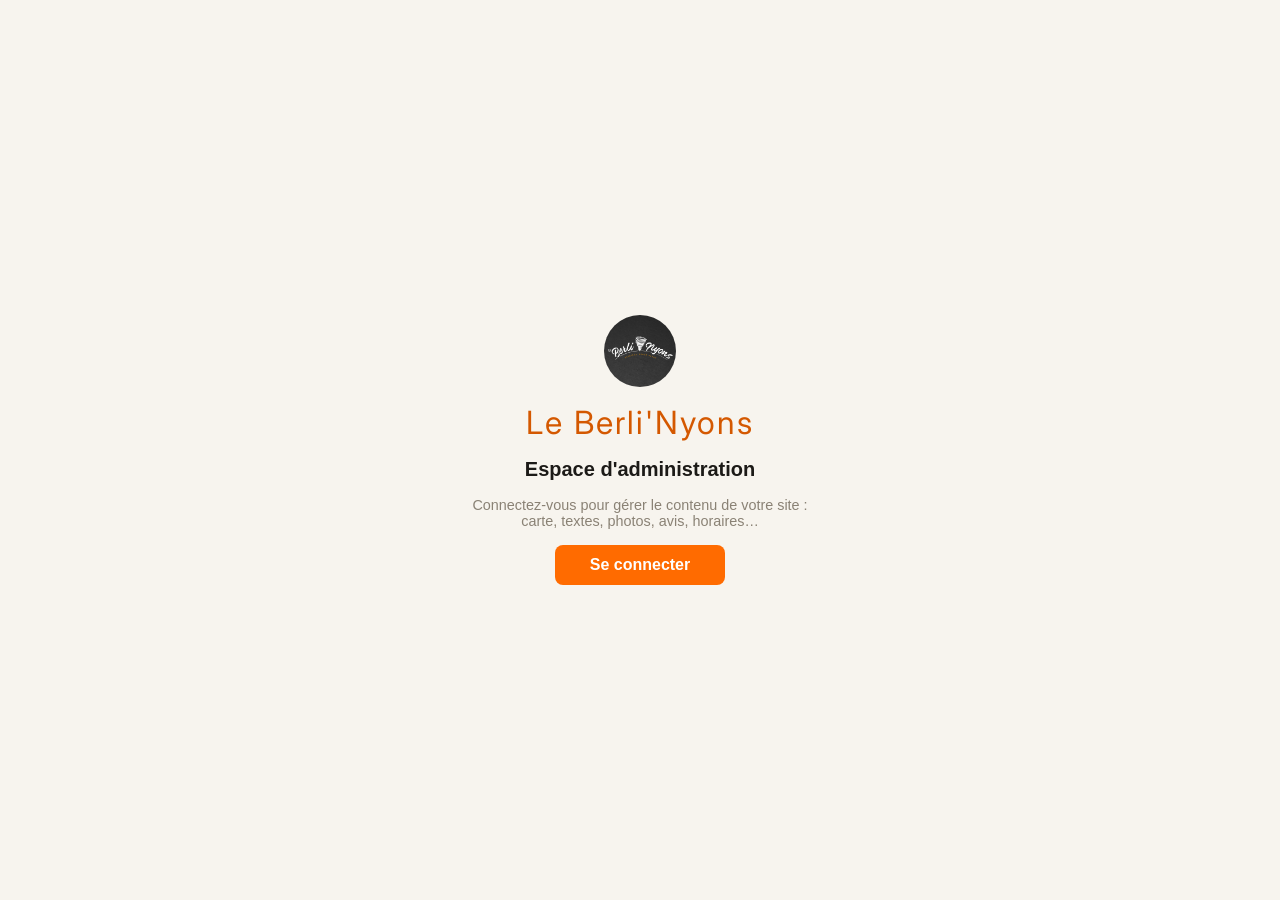
<file: admin/index.html>
<!DOCTYPE html>
<html lang="fr">
<head>
  <meta charset="UTF-8">
  <meta name="viewport" content="width=device-width, initial-scale=1">
  <meta name="robots" content="noindex, nofollow">
  <title>Administration — Le Berli'Nyons</title>
  <link rel="icon" href="../assets/logo-hd.jpg">
  <link rel="preconnect" href="https://fonts.googleapis.com">
  <link href="https://fonts.googleapis.com/css2?family=Inter:wght@400;500;600;700&display=swap" rel="stylesheet">
  <link rel="stylesheet" href="admin.css">
  <script src="https://identity.netlify.com/v1/netlify-identity-widget.js"></script>
</head>
<body>

  <div id="loginScreen">
    <img src="../assets/logo-hd.jpg" alt="" style="width:72px;height:72px;border-radius:50%;object-fit:cover">
    <div class="brand">Le Berli'Nyons</div>
    <h1>Espace d'administration</h1>
    <p>Connectez-vous pour gérer le contenu de votre site : carte, textes, photos, avis, horaires…</p>
    <button class="btn-login" onclick="CMS.login()">Se connecter</button>
  </div>

  <div id="adminScreen">
    <header class="hub-header">
      <h1>Le Berli'Nyons — Administration</h1>
      <div style="display:flex;gap:.75rem;align-items:center">
        <a href="../index.html" target="_blank" class="btn btn-ghost btn-sm">Voir le site ↗</a>
        <button class="btn-text" onclick="CMS.logout()">Déconnexion</button>
      </div>
    </header>

    <div class="welcome">
      <h2>Bonjour 👋</h2>
      <p>Que souhaitez-vous modifier ? Vos changements apparaissent sur le site en ligne après environ 1 minute.</p>
    </div>

    <div class="hub">
      <a href="carte.html" class="hub-card">
        <div class="hub-card__icon">🥙</div>
        <div class="hub-card__title">La carte &amp; les prix</div>
        <div class="hub-card__desc">Formats, recettes, menus, suppléments, poutines &amp; mezzés.</div>
        <div class="hub-card__arrow">Ouvrir →</div>
      </a>

      <a href="contenu.html?tab=textes" class="hub-card">
        <div class="hub-card__icon">✏️</div>
        <div class="hub-card__title">Textes du site</div>
        <div class="hub-card__desc">Accueil, titres des sections, services, chiffres clés.</div>
        <div class="hub-card__arrow">Ouvrir →</div>
      </a>

      <a href="contenu.html?tab=photos" class="hub-card">
        <div class="hub-card__icon">📷</div>
        <div class="hub-card__title">Photos du site</div>
        <div class="hub-card__desc">Remplacer n'importe quelle photo : logo, accueil, plats, parcours, artistes, galerie.</div>
        <div class="hub-card__arrow">Ouvrir →</div>
      </a>

      <a href="creations.html" class="hub-card">
        <div class="hub-card__icon">🖼️</div>
        <div class="hub-card__title">Galerie photos</div>
        <div class="hub-card__desc">Ajouter, retirer ou réordonner les photos du bandeau défilant.</div>
        <div class="hub-card__arrow">Ouvrir →</div>
      </a>

      <a href="contenu.html?tab=avis" class="hub-card">
        <div class="hub-card__icon">⭐</div>
        <div class="hub-card__title">Avis clients</div>
        <div class="hub-card__desc">Témoignages affichés sur la page d'accueil : texte, auteur, note.</div>
        <div class="hub-card__arrow">Ouvrir →</div>
      </a>

      <a href="contenu.html?tab=parcours" class="hub-card">
        <div class="hub-card__icon">🗺️</div>
        <div class="hub-card__title">Notre parcours</div>
        <div class="hub-card__desc">Les étapes de l'histoire du Berli' : date, titre, texte, photo.</div>
        <div class="hub-card__arrow">Ouvrir →</div>
      </a>

      <a href="contenu.html?tab=artistes" class="hub-card">
        <div class="hub-card__icon">🎵</div>
        <div class="hub-card__title">Artistes &amp; amis</div>
        <div class="hub-card__desc">Les artistes, producteurs et partenaires mis en avant.</div>
        <div class="hub-card__arrow">Ouvrir →</div>
      </a>

      <a href="infos.html" class="hub-card">
        <div class="hub-card__icon">⚙️</div>
        <div class="hub-card__title">Infos &amp; contact</div>
        <div class="hub-card__desc">Horaires hiver / été, téléphone, adresse, réseaux sociaux, popup.</div>
        <div class="hub-card__arrow">Ouvrir →</div>
      </a>

      <a href="legal.html" class="hub-card">
        <div class="hub-card__icon">📄</div>
        <div class="hub-card__title">Pages légales</div>
        <div class="hub-card__desc">Mentions légales, politique de confidentialité, conditions d'utilisation.</div>
        <div class="hub-card__arrow">Ouvrir →</div>
      </a>
    </div>
  </div>

  <script src="cms.js"></script>
  <script>CMS.requireAuth();</script>
</body>
</html>
</file>
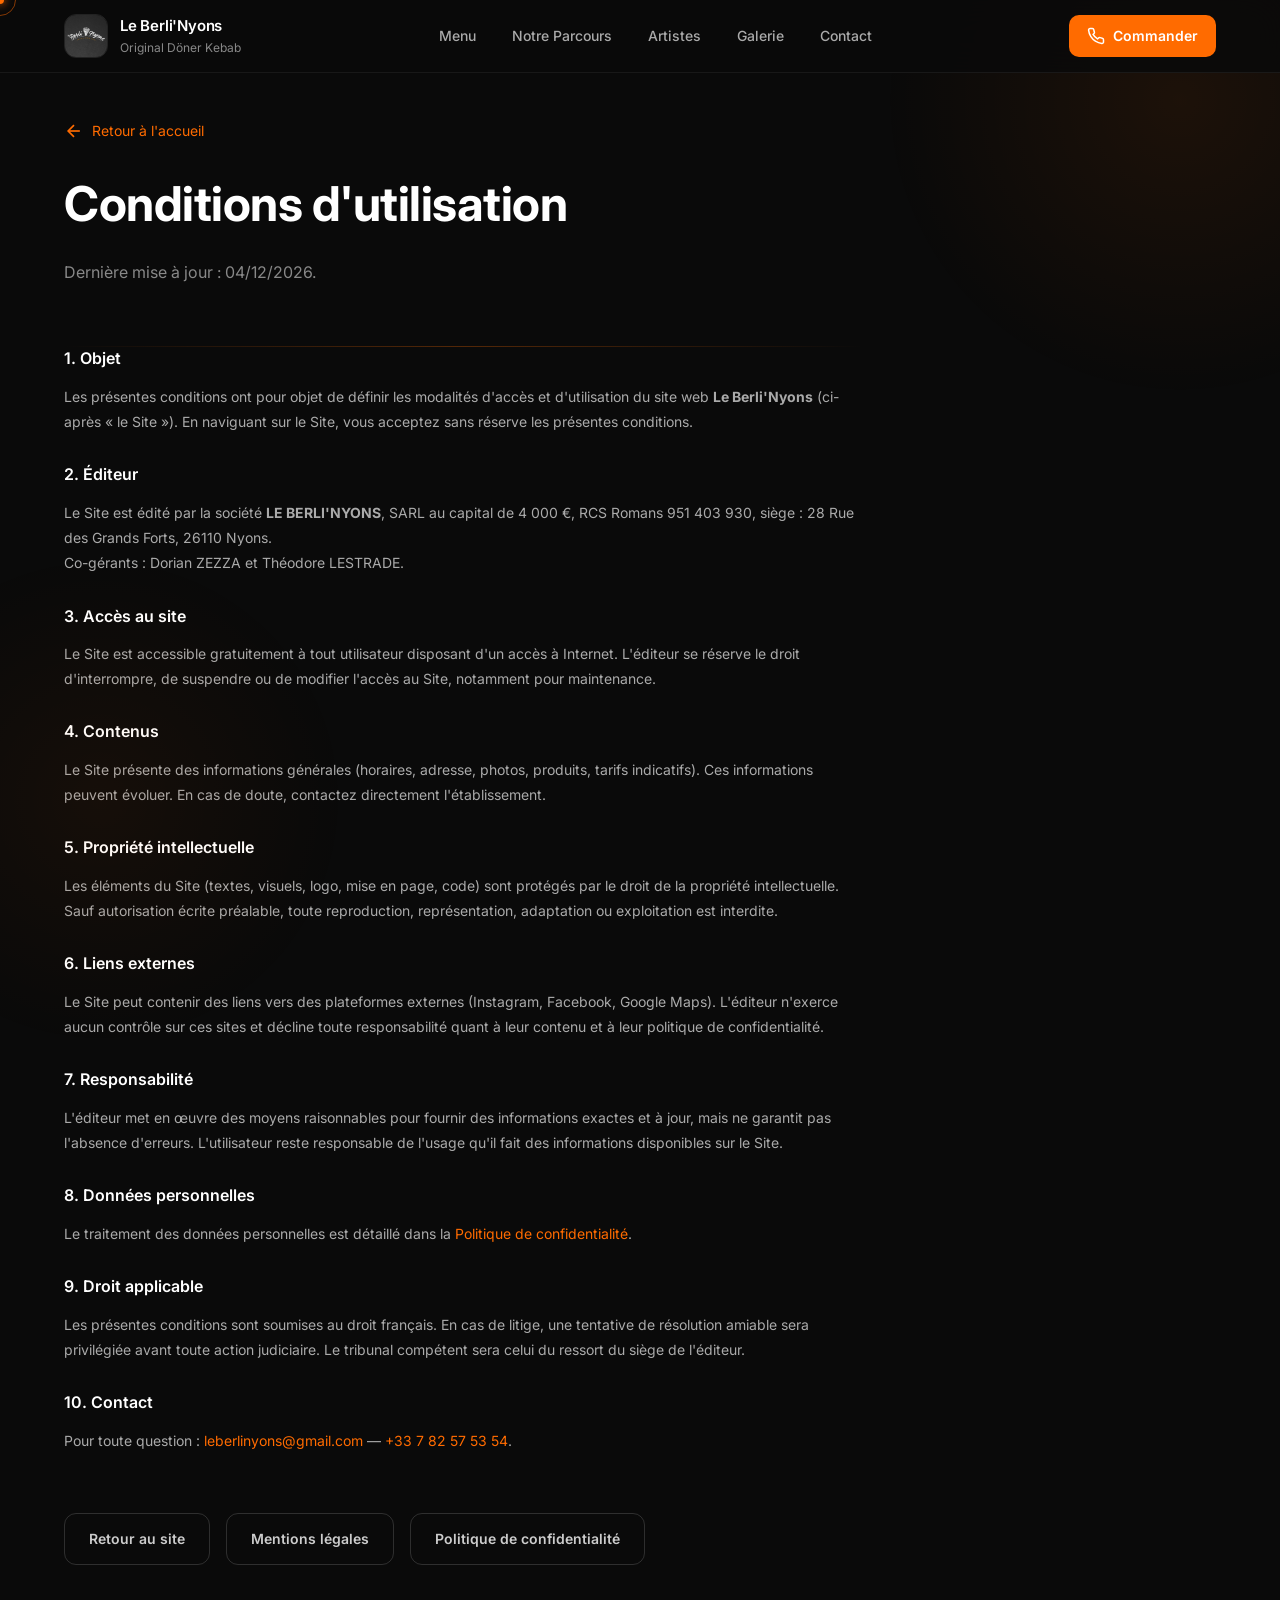
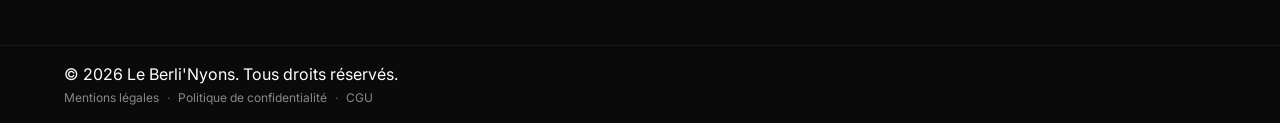
<file: conditions-utilisation.html>
<!doctype html>
<html lang="fr">
<head>
  <meta charset="utf-8" />
  <meta name="viewport" content="width=device-width, initial-scale=1" />
  <meta name="theme-color" content="#0a0a0a" />
  <meta name="robots" content="noindex, follow" />
  <link rel="canonical" href="https://leberlinyons.fr/conditions-utilisation.html" />
  <title>Conditions d'utilisation — Le Berli'Nyons</title>
  <meta name="description" content="Conditions générales d'utilisation du site Le Berli'Nyons — accès, responsabilité, propriété intellectuelle, cookies." />
  <meta property="og:title" content="Conditions d'utilisation — Le Berli'Nyons" />
  <meta property="og:type" content="website" />
  <meta property="og:url" content="https://leberlinyons.fr/conditions-utilisation.html" />
  <meta property="og:locale" content="fr_FR" />
  <link rel="icon" href="assets/logo-hd.jpg" />
  <link rel="preconnect" href="https://fonts.googleapis.com">
  <link rel="preconnect" href="https://fonts.gstatic.com" crossorigin>
  <link href="https://fonts.googleapis.com/css2?family=Inter:wght@400;500;600;700&display=swap" rel="stylesheet">
  <link rel="stylesheet" href="styles.css" />
  <style>
    .legal-page { padding: 120px 0 80px; min-height: 100vh; }
    .legal-header { max-width: 700px; margin-bottom: 60px; }
    .legal-back { display: inline-flex; align-items: center; gap: 8px; font-size: 14px; color: var(--orange); margin-bottom: 24px; transition: var(--transition); }
    .legal-back:hover { gap: 12px; }
    .legal-header h1 { font-size: clamp(36px, 5vw, 48px); font-weight: 700; letter-spacing: -0.5px; margin-bottom: 16px; }
    .legal-header p { font-size: 16px; color: var(--gray-500); line-height: 1.7; }
    .legal-content { max-width: 800px; }
    .legal-section { margin-bottom: 60px; }
    .legal-section h2 { font-size: 24px; font-weight: 600; margin-bottom: 28px; padding-bottom: 16px; border-bottom: 1px solid rgba(255,255,255,0.08); color: var(--orange); }
    .legal-block { margin-bottom: 28px; }
    .legal-block h3 { font-size: 16px; font-weight: 600; margin-bottom: 12px; color: var(--white); }
    .legal-block p { font-size: 14px; color: var(--gray-400); line-height: 1.8; }
    .legal-block a { color: var(--orange); transition: var(--transition); }
    .legal-block a:hover { color: var(--orange-light); }
    .legal-links { display: flex; gap: 16px; flex-wrap: wrap; margin-top: 40px; }
  </style>
</head>
<body>
  <div class="cursor" id="cursor"></div>
  <div class="cursor-follower" id="cursorFollower"></div>
  <a class="skip" href="#content">Aller au contenu</a>

  <header class="navbar" id="top">
    <div class="navbar__inner">
      <a class="navbar__brand" href="index.html">
        <img src="assets/logo-hd.jpg" alt="Le Berli'Nyons" />
        <div class="navbar__brand-text">
          <strong>Le Berli'Nyons</strong>
          <span>Original Döner Kebab</span>
        </div>
      </a>
      <nav class="navbar__nav">
        <a href="index.html#menu">Menu</a>
        <a href="index.html#parcours">Notre Parcours</a>
        <a href="index.html#artistes">Artistes</a>
        <a href="index.html#galerie">Galerie</a>
        <a href="index.html#contact">Contact</a>
      </nav>
      <div class="navbar__actions">
        <a class="navbar__cta" href="tel:+33782575354">
          <svg width="18" height="18" viewBox="0 0 24 24" fill="none" stroke="currentColor" stroke-width="2">
            <path d="M22 16.92v3a2 2 0 0 1-2.18 2 19.79 19.79 0 0 1-8.63-3.07 19.5 19.5 0 0 1-6-6 19.79 19.79 0 0 1-3.07-8.67A2 2 0 0 1 4.11 2h3a2 2 0 0 1 2 1.72 12.84 12.84 0 0 0 .7 2.81 2 2 0 0 1-.45 2.11L8.09 9.91a16 16 0 0 0 6 6l1.27-1.27a2 2 0 0 1 2.11-.45 12.84 12.84 0 0 0 2.81.7A2 2 0 0 1 22 16.92z"></path>
          </svg>
          <span>Commander</span>
        </a>
      </div>
    </div>
  </header>

  <main id="content" class="legal-page">
    <div class="container">
      <div class="legal-header">
        <a href="index.html" class="legal-back">
          <svg width="20" height="20" viewBox="0 0 24 24" fill="none" stroke="currentColor" stroke-width="2">
            <line x1="19" y1="12" x2="5" y2="12"></line>
            <polyline points="12 19 5 12 12 5"></polyline>
          </svg>
          Retour à l'accueil
        </a>
        <h1>Conditions d'utilisation</h1>
        <p>Dernière mise à jour : <span id="legalDate"></span>.</p>
      </div>

      <div class="legal-content">
        <div id="legalBody">
        <section class="legal-section">
          <div class="legal-block">
            <h3>1. Objet</h3>
            <p>Les présentes conditions ont pour objet de définir les modalités d'accès et d'utilisation du site web <strong>Le Berli'Nyons</strong> (ci-après « le Site »). En naviguant sur le Site, vous acceptez sans réserve les présentes conditions.</p>
          </div>

          <div class="legal-block">
            <h3>2. Éditeur</h3>
            <p>
              Le Site est édité par la société <strong>LE BERLI'NYONS</strong>, SARL au capital de 4 000 €, RCS Romans 951 403 930, siège : 28 Rue des Grands Forts, 26110 Nyons.<br>
              Co-gérants : Dorian ZEZZA et Théodore LESTRADE.
            </p>
          </div>

          <div class="legal-block">
            <h3>3. Accès au site</h3>
            <p>Le Site est accessible gratuitement à tout utilisateur disposant d'un accès à Internet. L'éditeur se réserve le droit d'interrompre, de suspendre ou de modifier l'accès au Site, notamment pour maintenance.</p>
          </div>

          <div class="legal-block">
            <h3>4. Contenus</h3>
            <p>Le Site présente des informations générales (horaires, adresse, photos, produits, tarifs indicatifs). Ces informations peuvent évoluer. En cas de doute, contactez directement l'établissement.</p>
          </div>

          <div class="legal-block">
            <h3>5. Propriété intellectuelle</h3>
            <p>Les éléments du Site (textes, visuels, logo, mise en page, code) sont protégés par le droit de la propriété intellectuelle. Sauf autorisation écrite préalable, toute reproduction, représentation, adaptation ou exploitation est interdite.</p>
          </div>

          <div class="legal-block">
            <h3>6. Liens externes</h3>
            <p>Le Site peut contenir des liens vers des plateformes externes (Instagram, Facebook, Google Maps). L'éditeur n'exerce aucun contrôle sur ces sites et décline toute responsabilité quant à leur contenu et à leur politique de confidentialité.</p>
          </div>

          <div class="legal-block">
            <h3>7. Responsabilité</h3>
            <p>L'éditeur met en œuvre des moyens raisonnables pour fournir des informations exactes et à jour, mais ne garantit pas l'absence d'erreurs. L'utilisateur reste responsable de l'usage qu'il fait des informations disponibles sur le Site.</p>
          </div>

          <div class="legal-block">
            <h3>8. Données personnelles</h3>
            <p>Le traitement des données personnelles est détaillé dans la <a href="politique-confidentialite.html">Politique de confidentialité</a>.</p>
          </div>

          <div class="legal-block">
            <h3>9. Droit applicable</h3>
            <p>Les présentes conditions sont soumises au droit français. En cas de litige, une tentative de résolution amiable sera privilégiée avant toute action judiciaire. Le tribunal compétent sera celui du ressort du siège de l'éditeur.</p>
          </div>

          <div class="legal-block">
            <h3>10. Contact</h3>
            <p>Pour toute question : <a href="mailto:leberlinyons@gmail.com">leberlinyons@gmail.com</a> — <a href="tel:+33782575354">+33 7 82 57 53 54</a>.</p>
          </div>
        </section>
        </div>

        <div class="legal-links">
          <a class="btn btn--outline btn--sm" href="index.html">Retour au site</a>
          <a class="btn btn--outline btn--sm" href="mentions-legales.html">Mentions légales</a>
          <a class="btn btn--outline btn--sm" href="politique-confidentialite.html">Politique de confidentialité</a>
        </div>
      </div>
    </div>
  </main>

  <footer class="footer">
    <div class="container">
      <div class="footer__bottom">
        <p>&copy; <span id="year"></span> Le Berli'Nyons. Tous droits réservés.</p>
        <nav class="footer__legal" aria-label="Pages légales">
          <a href="mentions-legales.html">Mentions légales</a>
          <span aria-hidden="true">·</span>
          <a href="politique-confidentialite.html">Politique de confidentialité</a>
          <span aria-hidden="true">·</span>
          <a href="conditions-utilisation.html">CGU</a>
        </nav>
      </div>
    </div>
  </footer>

  <script src="script.js"></script>
  <script>
    document.getElementById('year').textContent = new Date().getFullYear();
    const ld = document.getElementById('legalDate');
    if (ld) ld.textContent = new Date().toLocaleDateString('fr-FR');
  </script>
  <script>
    fetch('data/mentions.json', { cache: 'no-store' })
      .then(r => r.ok ? r.json() : null)
      .then(d => { if (d && d.conditions_utilisation && d.conditions_utilisation.html) document.getElementById('legalBody').innerHTML = d.conditions_utilisation.html; })
      .catch(() => {});
  </script>
</body>
</html>
</file>
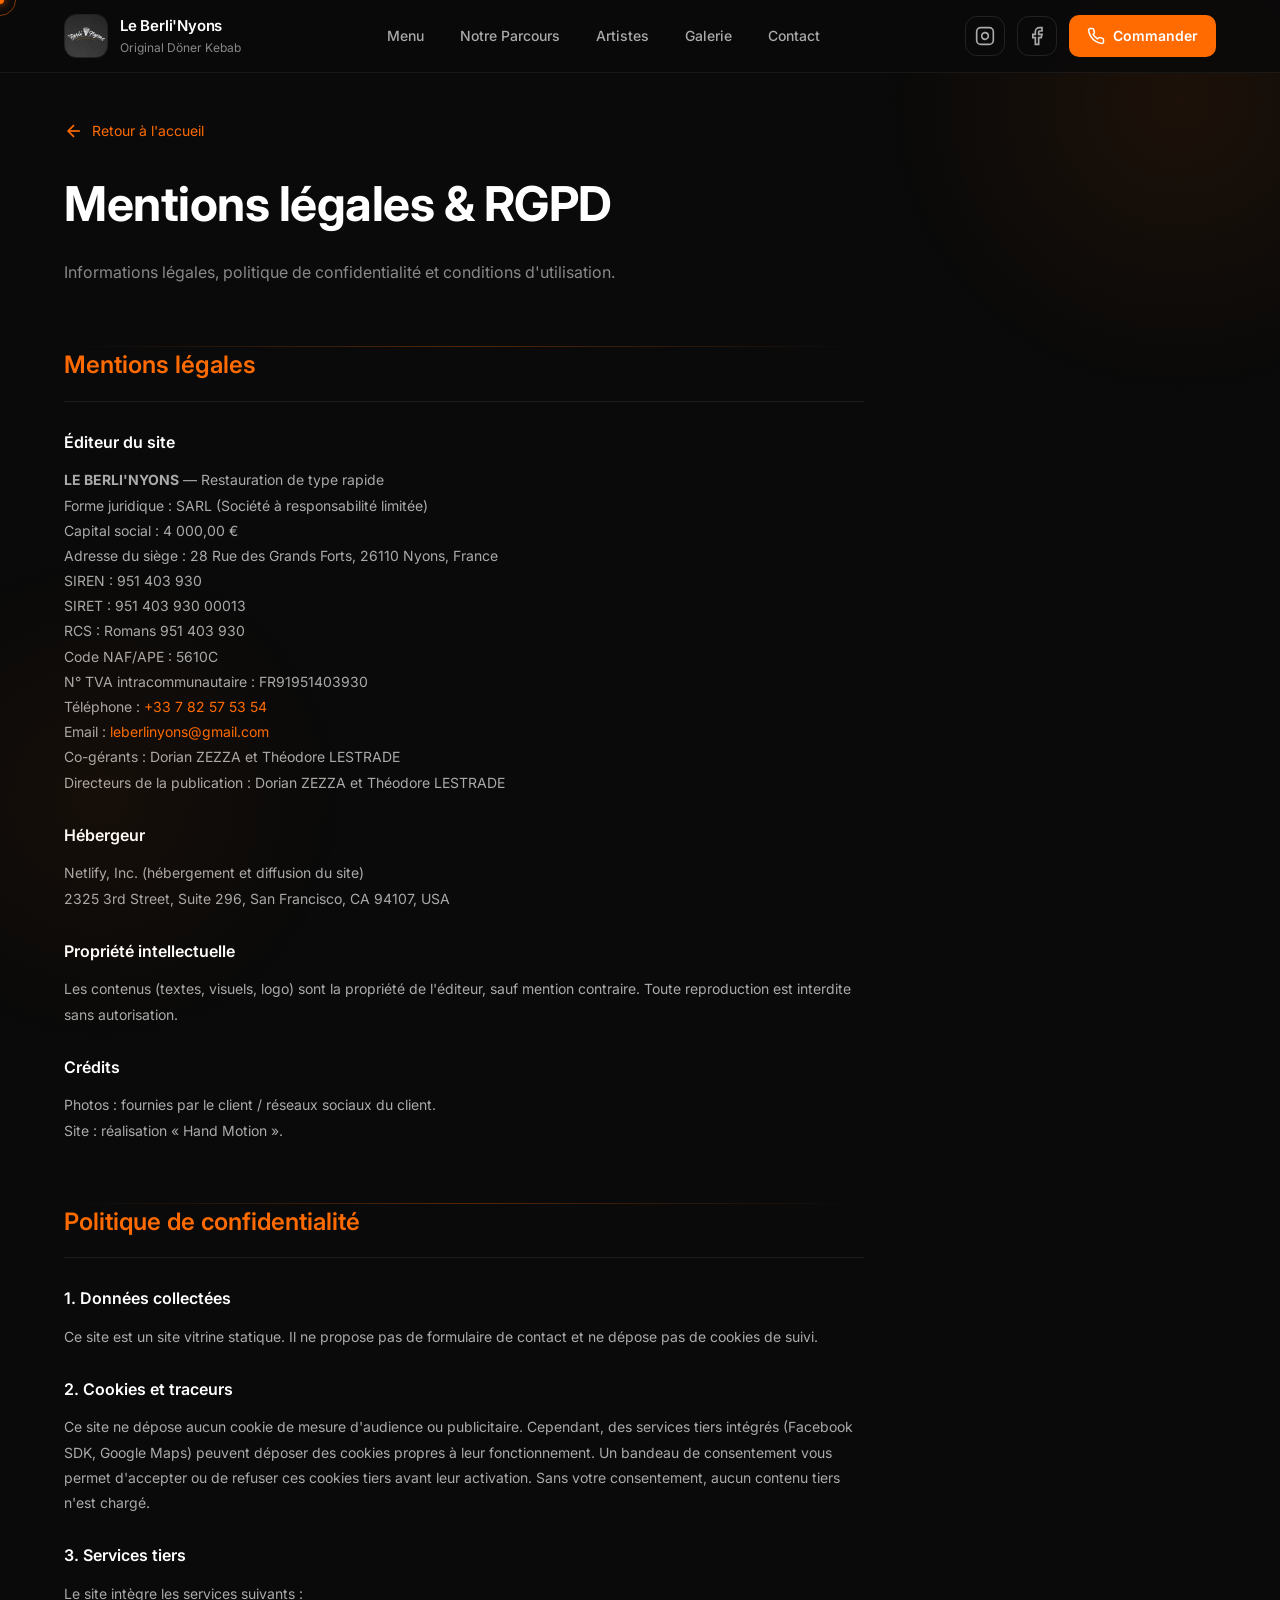
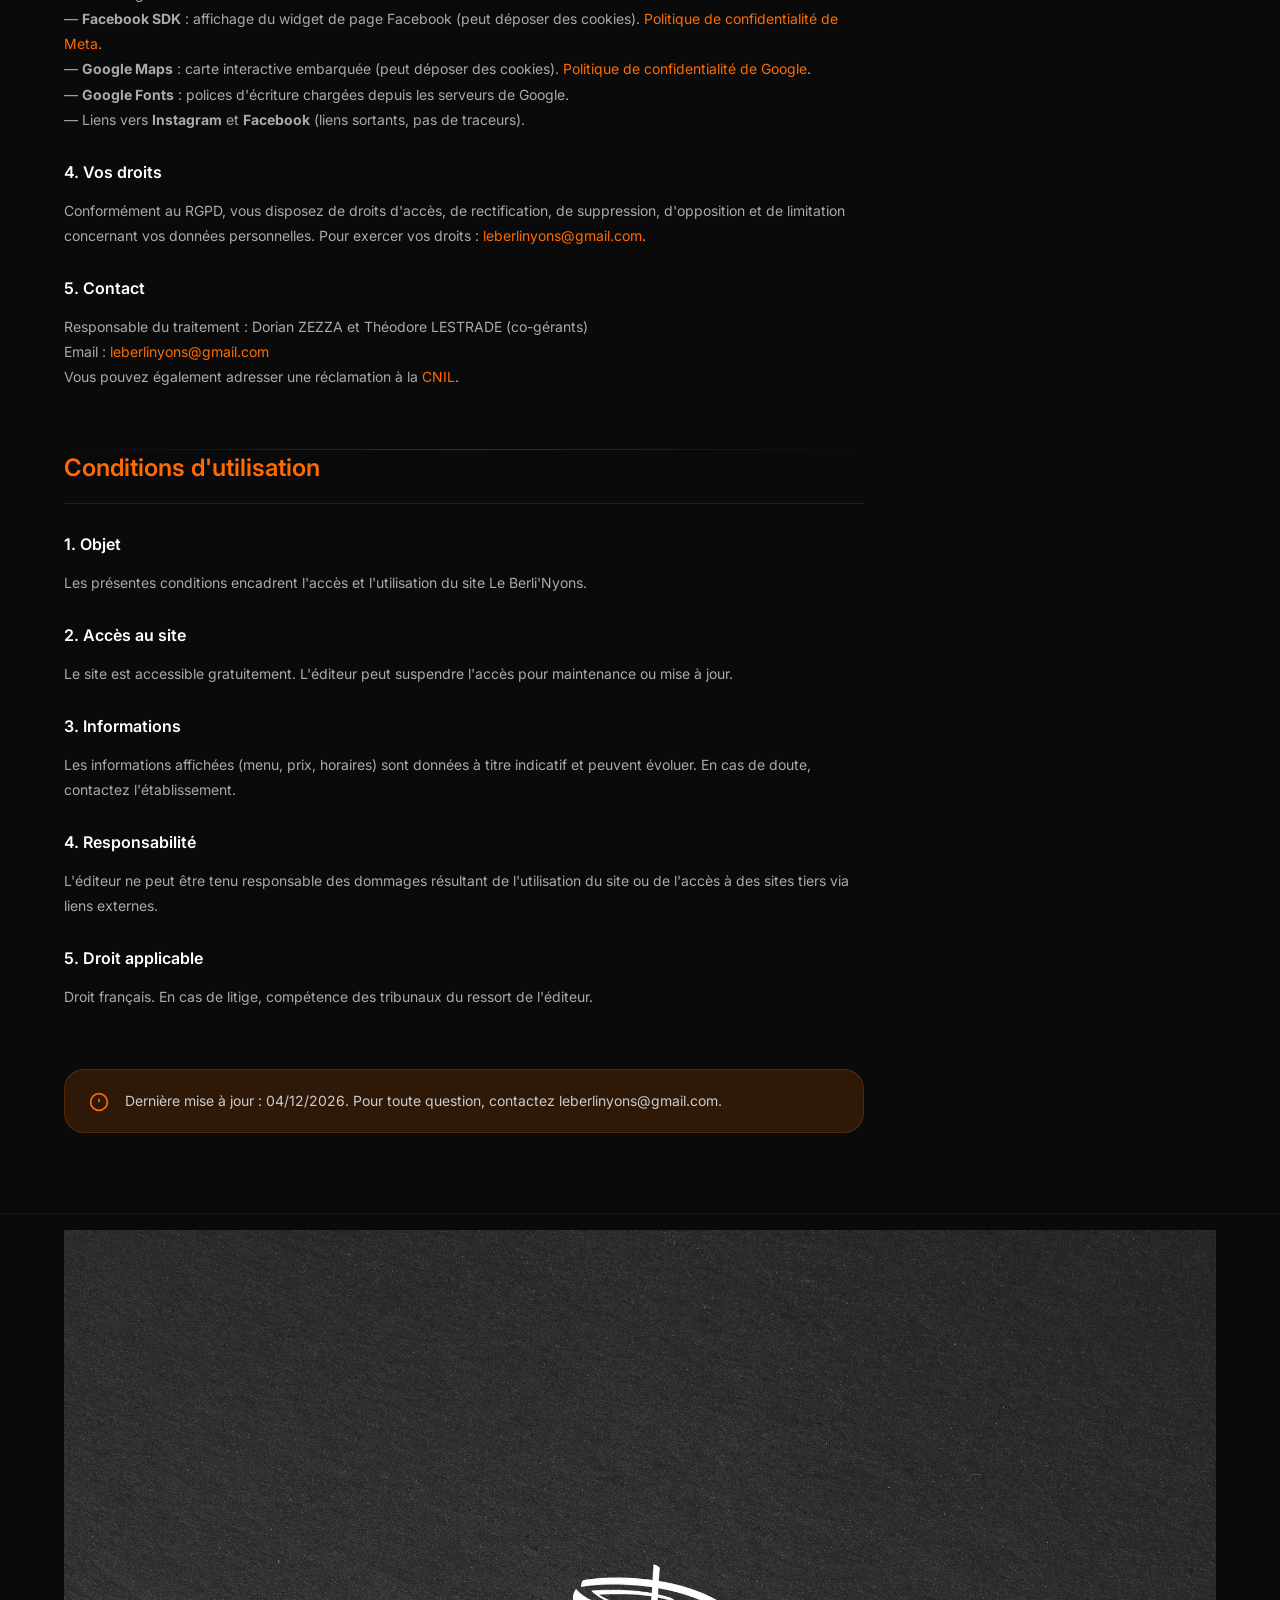
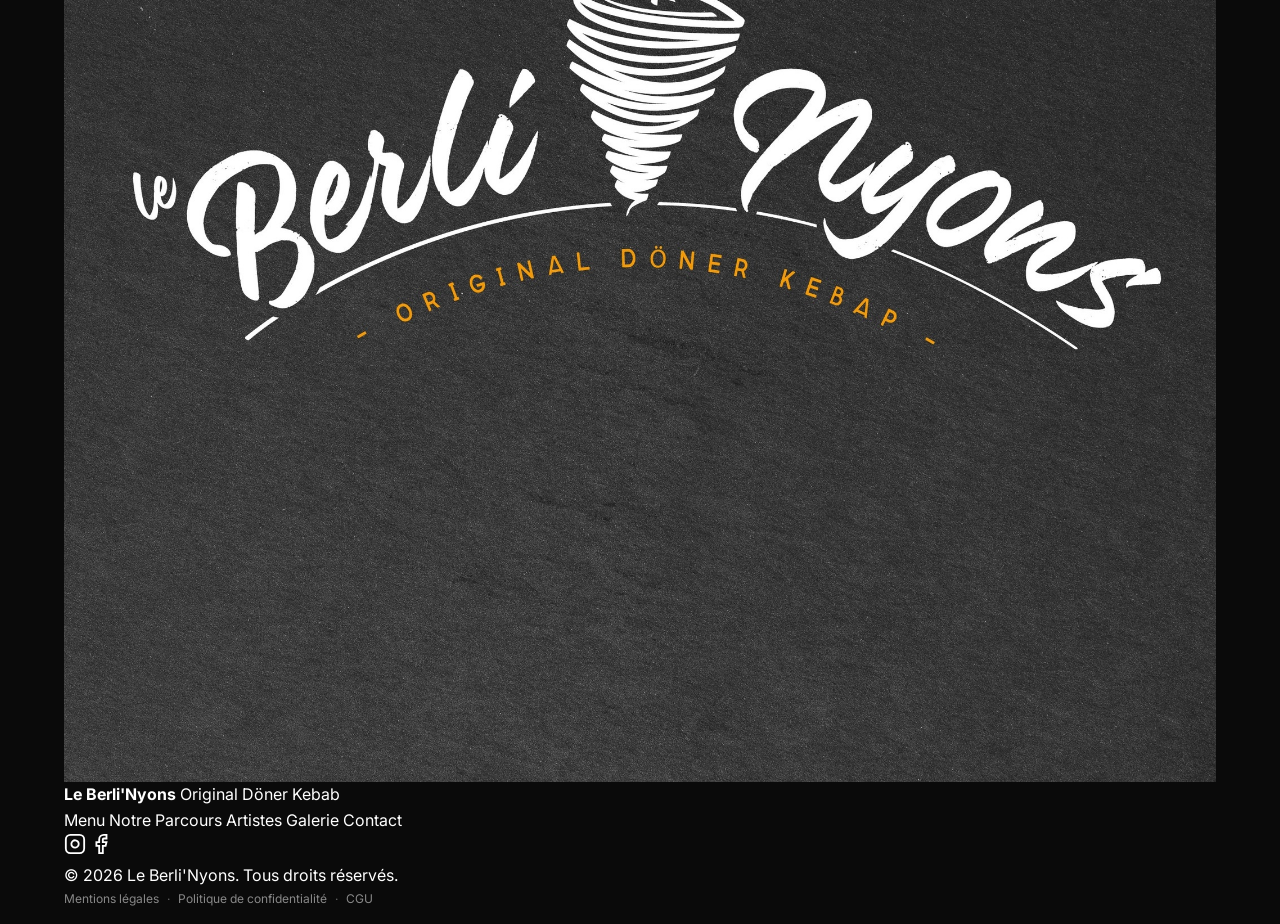
<file: mentions-legales.html>
<!doctype html>
<html lang="fr">
<head>
  <meta charset="utf-8" />
  <meta name="viewport" content="width=device-width, initial-scale=1" />
  <meta name="theme-color" content="#0a0a0a" />
  <meta name="robots" content="noindex, follow" />
  <link rel="canonical" href="https://leberlinyons.fr/mentions-legales.html" />
  <title>Mentions légales • Le Berli'Nyons</title>
  <meta name="description" content="Mentions légales du site Le Berli'Nyons — informations sur l'éditeur, l'hébergeur, la propriété intellectuelle et la protection des données." />
  <meta property="og:title" content="Mentions légales • Le Berli'Nyons" />
  <meta property="og:type" content="website" />
  <meta property="og:url" content="https://leberlinyons.fr/mentions-legales.html" />
  <meta property="og:locale" content="fr_FR" />
  <link rel="icon" href="assets/logo-hd.jpg" />
  <link rel="preconnect" href="https://fonts.googleapis.com">
  <link rel="preconnect" href="https://fonts.gstatic.com" crossorigin>
  <link href="https://fonts.googleapis.com/css2?family=Inter:wght@400;500;600;700&display=swap" rel="stylesheet">
  <link rel="stylesheet" href="styles.css" />
  <style>
    .legal-page {
      padding: 120px 0 80px;
      min-height: 100vh;
    }

    .legal-header {
      max-width: 700px;
      margin-bottom: 60px;
    }

    .legal-back {
      display: inline-flex;
      align-items: center;
      gap: 8px;
      font-size: 14px;
      color: var(--orange);
      margin-bottom: 24px;
      transition: var(--transition);
    }

    .legal-back:hover {
      gap: 12px;
    }

    .legal-header h1 {
      font-size: clamp(36px, 5vw, 48px);
      font-weight: 700;
      letter-spacing: -0.5px;
      margin-bottom: 16px;
    }

    .legal-header p {
      font-size: 16px;
      color: var(--gray-500);
      line-height: 1.7;
    }

    .legal-content {
      max-width: 800px;
    }

    .legal-section {
      margin-bottom: 60px;
    }

    .legal-section h2 {
      font-size: 24px;
      font-weight: 600;
      margin-bottom: 28px;
      padding-bottom: 16px;
      border-bottom: 1px solid rgba(255, 255, 255, 0.08);
      color: var(--orange);
    }

    .legal-block {
      margin-bottom: 28px;
    }

    .legal-block h3 {
      font-size: 16px;
      font-weight: 600;
      margin-bottom: 12px;
      color: var(--white);
    }

    .legal-block p {
      font-size: 14px;
      color: var(--gray-400);
      line-height: 1.8;
    }

    .legal-block a {
      color: var(--orange);
      transition: var(--transition);
    }

    .legal-block a:hover {
      color: var(--orange-light);
    }

    .legal-block em {
      color: var(--gray-500);
      font-style: normal;
      background: rgba(255, 255, 255, 0.04);
      padding: 2px 8px;
      border-radius: 4px;
    }

    .legal-notice {
      display: flex;
      align-items: flex-start;
      gap: 16px;
      padding: 20px 24px;
      background: var(--orange-glow);
      border: 1px solid rgba(255, 107, 0, 0.2);
      border-radius: var(--radius-lg);
      margin-top: 40px;
    }

    .legal-notice svg {
      flex-shrink: 0;
      color: var(--orange);
      margin-top: 2px;
    }

    .legal-notice p {
      font-size: 14px;
      color: var(--gray-300);
      line-height: 1.6;
      margin: 0;
    }

    .legal-notice em {
      color: var(--orange);
      font-style: normal;
    }
  </style>
</head>
<body>
  <div class="cursor" id="cursor"></div>
  <div class="cursor-follower" id="cursorFollower"></div>
  <a class="skip" href="#content">Aller au contenu</a>

  <!-- NAVBAR -->
  <header class="navbar" id="top">
    <div class="navbar__inner">
      <a class="navbar__brand" href="index.html">
        <img src="assets/logo-hd.jpg" alt="Le Berli'Nyons" />
        <div class="navbar__brand-text">
          <strong>Le Berli'Nyons</strong>
          <span>Original Döner Kebab</span>
        </div>
      </a>

      <nav class="navbar__nav">
        <a href="index.html#menu">Menu</a>
        <a href="index.html#parcours">Notre Parcours</a>
        <a href="index.html#artistes">Artistes</a>
        <a href="index.html#galerie">Galerie</a>
        <a href="index.html#contact">Contact</a>
      </nav>

      <div class="navbar__actions">
        <a class="navbar__social" href="https://www.instagram.com/leberlinyons/" target="_blank" rel="noreferrer" aria-label="Instagram">
          <svg width="20" height="20" viewBox="0 0 24 24" fill="none" stroke="currentColor" stroke-width="2">
            <rect x="2" y="2" width="20" height="20" rx="5" ry="5"></rect>
            <path d="M16 11.37A4 4 0 1 1 12.63 8 4 4 0 0 1 16 11.37z"></path>
            <line x1="17.5" y1="6.5" x2="17.51" y2="6.5"></line>
          </svg>
        </a>
        <a class="navbar__social" href="https://www.facebook.com/profile.php?id=100091706444599" target="_blank" rel="noreferrer" aria-label="Facebook">
          <svg width="20" height="20" viewBox="0 0 24 24" fill="none" stroke="currentColor" stroke-width="2">
            <path d="M18 2h-3a5 5 0 0 0-5 5v3H7v4h3v8h4v-8h3l1-4h-4V7a1 1 0 0 1 1-1h3z"></path>
          </svg>
        </a>
        <a class="navbar__cta" href="tel:+33782575354">
          <svg width="18" height="18" viewBox="0 0 24 24" fill="none" stroke="currentColor" stroke-width="2">
            <path d="M22 16.92v3a2 2 0 0 1-2.18 2 19.79 19.79 0 0 1-8.63-3.07 19.5 19.5 0 0 1-6-6 19.79 19.79 0 0 1-3.07-8.67A2 2 0 0 1 4.11 2h3a2 2 0 0 1 2 1.72 12.84 12.84 0 0 0 .7 2.81 2 2 0 0 1-.45 2.11L8.09 9.91a16 16 0 0 0 6 6l1.27-1.27a2 2 0 0 1 2.11-.45 12.84 12.84 0 0 0 2.81.7A2 2 0 0 1 22 16.92z"></path>
          </svg>
          <span>Commander</span>
        </a>
      </div>
    </div>
  </header>

  <main id="content" class="legal-page">
    <div class="container">
      <div class="legal-header">
        <a href="index.html" class="legal-back">
          <svg width="20" height="20" viewBox="0 0 24 24" fill="none" stroke="currentColor" stroke-width="2">
            <line x1="19" y1="12" x2="5" y2="12"></line>
            <polyline points="12 19 5 12 12 5"></polyline>
          </svg>
          Retour à l'accueil
        </a>
        <h1>Mentions légales & RGPD</h1>
        <p>Informations légales, politique de confidentialité et conditions d'utilisation.</p>
      </div>

      <div class="legal-content">
        <div id="legalBody">
        <section class="legal-section">
          <h2>Mentions légales</h2>

          <div class="legal-block">
            <h3>Éditeur du site</h3>
            <p>
              <strong>LE BERLI'NYONS</strong> — Restauration de type rapide<br>
              Forme juridique : SARL (Société à responsabilité limitée)<br>
              Capital social : 4 000,00 €<br>
              Adresse du siège : 28 Rue des Grands Forts, 26110 Nyons, France<br>
              SIREN : 951 403 930<br>
              SIRET : 951 403 930 00013<br>
              RCS : Romans 951 403 930<br>
              Code NAF/APE : 5610C<br>
              N° TVA intracommunautaire : FR91951403930<br>
              Téléphone : <a href="tel:+33782575354">+33 7 82 57 53 54</a><br>
              Email : <a href="mailto:leberlinyons@gmail.com">leberlinyons@gmail.com</a><br>
              Co-gérants : Dorian ZEZZA et Théodore LESTRADE<br>
              Directeurs de la publication : Dorian ZEZZA et Théodore LESTRADE
            </p>
          </div>

          <div class="legal-block">
            <h3>Hébergeur</h3>
            <p>
              Netlify, Inc. (hébergement et diffusion du site)<br>
              2325 3rd Street, Suite 296, San Francisco, CA 94107, USA
            </p>
          </div>

          <div class="legal-block">
            <h3>Propriété intellectuelle</h3>
            <p>
              Les contenus (textes, visuels, logo) sont la propriété de l'éditeur, sauf mention contraire. Toute reproduction est interdite sans autorisation.
            </p>
          </div>

          <div class="legal-block">
            <h3>Crédits</h3>
            <p>
              Photos : fournies par le client / réseaux sociaux du client.<br>
              Site : réalisation « Hand Motion ».
            </p>
          </div>
        </section>

        <section class="legal-section">
          <h2>Politique de confidentialité</h2>

          <div class="legal-block">
            <h3>1. Données collectées</h3>
            <p>
              Ce site est un site vitrine statique. Il ne propose pas de formulaire de contact et ne dépose pas de cookies de suivi.
            </p>
          </div>

          <div class="legal-block">
            <h3>2. Cookies et traceurs</h3>
            <p>
              Ce site ne dépose aucun cookie de mesure d'audience ou publicitaire. Cependant, des services tiers intégrés (Facebook SDK, Google Maps) peuvent déposer des cookies propres à leur fonctionnement. Un bandeau de consentement vous permet d'accepter ou de refuser ces cookies tiers avant leur activation. Sans votre consentement, aucun contenu tiers n'est chargé.
            </p>
          </div>

          <div class="legal-block">
            <h3>3. Services tiers</h3>
            <p>
              Le site intègre les services suivants :<br>
              — <strong>Facebook SDK</strong> : affichage du widget de page Facebook (peut déposer des cookies). <a href="https://www.facebook.com/privacy/policy/" target="_blank" rel="noreferrer">Politique de confidentialité de Meta</a>.<br>
              — <strong>Google Maps</strong> : carte interactive embarquée (peut déposer des cookies). <a href="https://policies.google.com/privacy" target="_blank" rel="noreferrer">Politique de confidentialité de Google</a>.<br>
              — <strong>Google Fonts</strong> : polices d'écriture chargées depuis les serveurs de Google.<br>
              — Liens vers <strong>Instagram</strong> et <strong>Facebook</strong> (liens sortants, pas de traceurs).
            </p>
          </div>

          <div class="legal-block">
            <h3>4. Vos droits</h3>
            <p>
              Conformément au RGPD, vous disposez de droits d'accès, de rectification, de suppression, d'opposition et de limitation concernant vos données personnelles. Pour exercer vos droits : <a href="mailto:leberlinyons@gmail.com">leberlinyons@gmail.com</a>.
            </p>
          </div>

          <div class="legal-block">
            <h3>5. Contact</h3>
            <p>
              Responsable du traitement : Dorian ZEZZA et Théodore LESTRADE (co-gérants)<br>
              Email : <a href="mailto:leberlinyons@gmail.com">leberlinyons@gmail.com</a><br>
              Vous pouvez également adresser une réclamation à la <a href="https://www.cnil.fr/fr/plaintes" target="_blank" rel="noreferrer">CNIL</a>.
            </p>
          </div>
        </section>

        <section class="legal-section">
          <h2>Conditions d'utilisation</h2>

          <div class="legal-block">
            <h3>1. Objet</h3>
            <p>
              Les présentes conditions encadrent l'accès et l'utilisation du site Le Berli'Nyons.
            </p>
          </div>

          <div class="legal-block">
            <h3>2. Accès au site</h3>
            <p>
              Le site est accessible gratuitement. L'éditeur peut suspendre l'accès pour maintenance ou mise à jour.
            </p>
          </div>

          <div class="legal-block">
            <h3>3. Informations</h3>
            <p>
              Les informations affichées (menu, prix, horaires) sont données à titre indicatif et peuvent évoluer. En cas de doute, contactez l'établissement.
            </p>
          </div>

          <div class="legal-block">
            <h3>4. Responsabilité</h3>
            <p>
              L'éditeur ne peut être tenu responsable des dommages résultant de l'utilisation du site ou de l'accès à des sites tiers via liens externes.
            </p>
          </div>

          <div class="legal-block">
            <h3>5. Droit applicable</h3>
            <p>
              Droit français. En cas de litige, compétence des tribunaux du ressort de l'éditeur.
            </p>
          </div>
        </section>
        </div>

        <div class="legal-notice">
          <svg width="20" height="20" viewBox="0 0 24 24" fill="none" stroke="currentColor" stroke-width="2">
            <circle cx="12" cy="12" r="10"></circle>
            <line x1="12" y1="8" x2="12" y2="12"></line>
            <line x1="12" y1="16" x2="12.01" y2="16"></line>
          </svg>
          <p>Dernière mise à jour : <span id="legalUpdateDate"></span>. Pour toute question, contactez <a href="mailto:leberlinyons@gmail.com">leberlinyons@gmail.com</a>.</p>
        </div>
      </div>
    </div>
  </main>

  <!-- FOOTER -->
  <footer class="footer">
    <div class="container">
      <div class="footer__main">
        <div class="footer__brand">
          <img src="assets/logo-hd.jpg" alt="Le Berli'Nyons" />
          <div>
            <strong>Le Berli'Nyons</strong>
            <span>Original Döner Kebab</span>
          </div>
        </div>

        <div class="footer__links">
          <a href="index.html#menu">Menu</a>
          <a href="index.html#parcours">Notre Parcours</a>
          <a href="index.html#artistes">Artistes</a>
          <a href="index.html#galerie">Galerie</a>
          <a href="index.html#contact">Contact</a>
        </div>

        <div class="footer__socials">
          <a href="https://www.instagram.com/leberlinyons/" target="_blank" rel="noreferrer" aria-label="Instagram">
            <svg width="22" height="22" viewBox="0 0 24 24" fill="none" stroke="currentColor" stroke-width="2">
              <rect x="2" y="2" width="20" height="20" rx="5" ry="5"></rect>
              <path d="M16 11.37A4 4 0 1 1 12.63 8 4 4 0 0 1 16 11.37z"></path>
              <line x1="17.5" y1="6.5" x2="17.51" y2="6.5"></line>
            </svg>
          </a>
          <a href="https://www.facebook.com/profile.php?id=100091706444599" target="_blank" rel="noreferrer" aria-label="Facebook">
            <svg width="22" height="22" viewBox="0 0 24 24" fill="none" stroke="currentColor" stroke-width="2">
              <path d="M18 2h-3a5 5 0 0 0-5 5v3H7v4h3v8h4v-8h3l1-4h-4V7a1 1 0 0 1 1-1h3z"></path>
            </svg>
          </a>
        </div>
      </div>

      <div class="footer__bottom">
        <p>&copy; <span id="year"></span> Le Berli'Nyons. Tous droits réservés.</p>
        <nav class="footer__legal" aria-label="Pages légales">
          <a href="mentions-legales.html">Mentions légales</a>
          <span aria-hidden="true">·</span>
          <a href="politique-confidentialite.html">Politique de confidentialité</a>
          <span aria-hidden="true">·</span>
          <a href="conditions-utilisation.html">CGU</a>
        </nav>
      </div>
    </div>
  </footer>

  <script src="script.js"></script>
  <script>
    document.getElementById('year').textContent = new Date().getFullYear();
    const lud = document.getElementById('legalUpdateDate');
    if (lud) lud.textContent = new Date().toLocaleDateString('fr-FR');
  </script>
  <script>
    fetch('data/mentions.json', { cache: 'no-store' })
      .then(r => r.ok ? r.json() : null)
      .then(d => { if (d && d.mentions_legales && d.mentions_legales.html) document.getElementById('legalBody').innerHTML = d.mentions_legales.html; })
      .catch(() => {});
  </script>
</body>
</html>
</file>
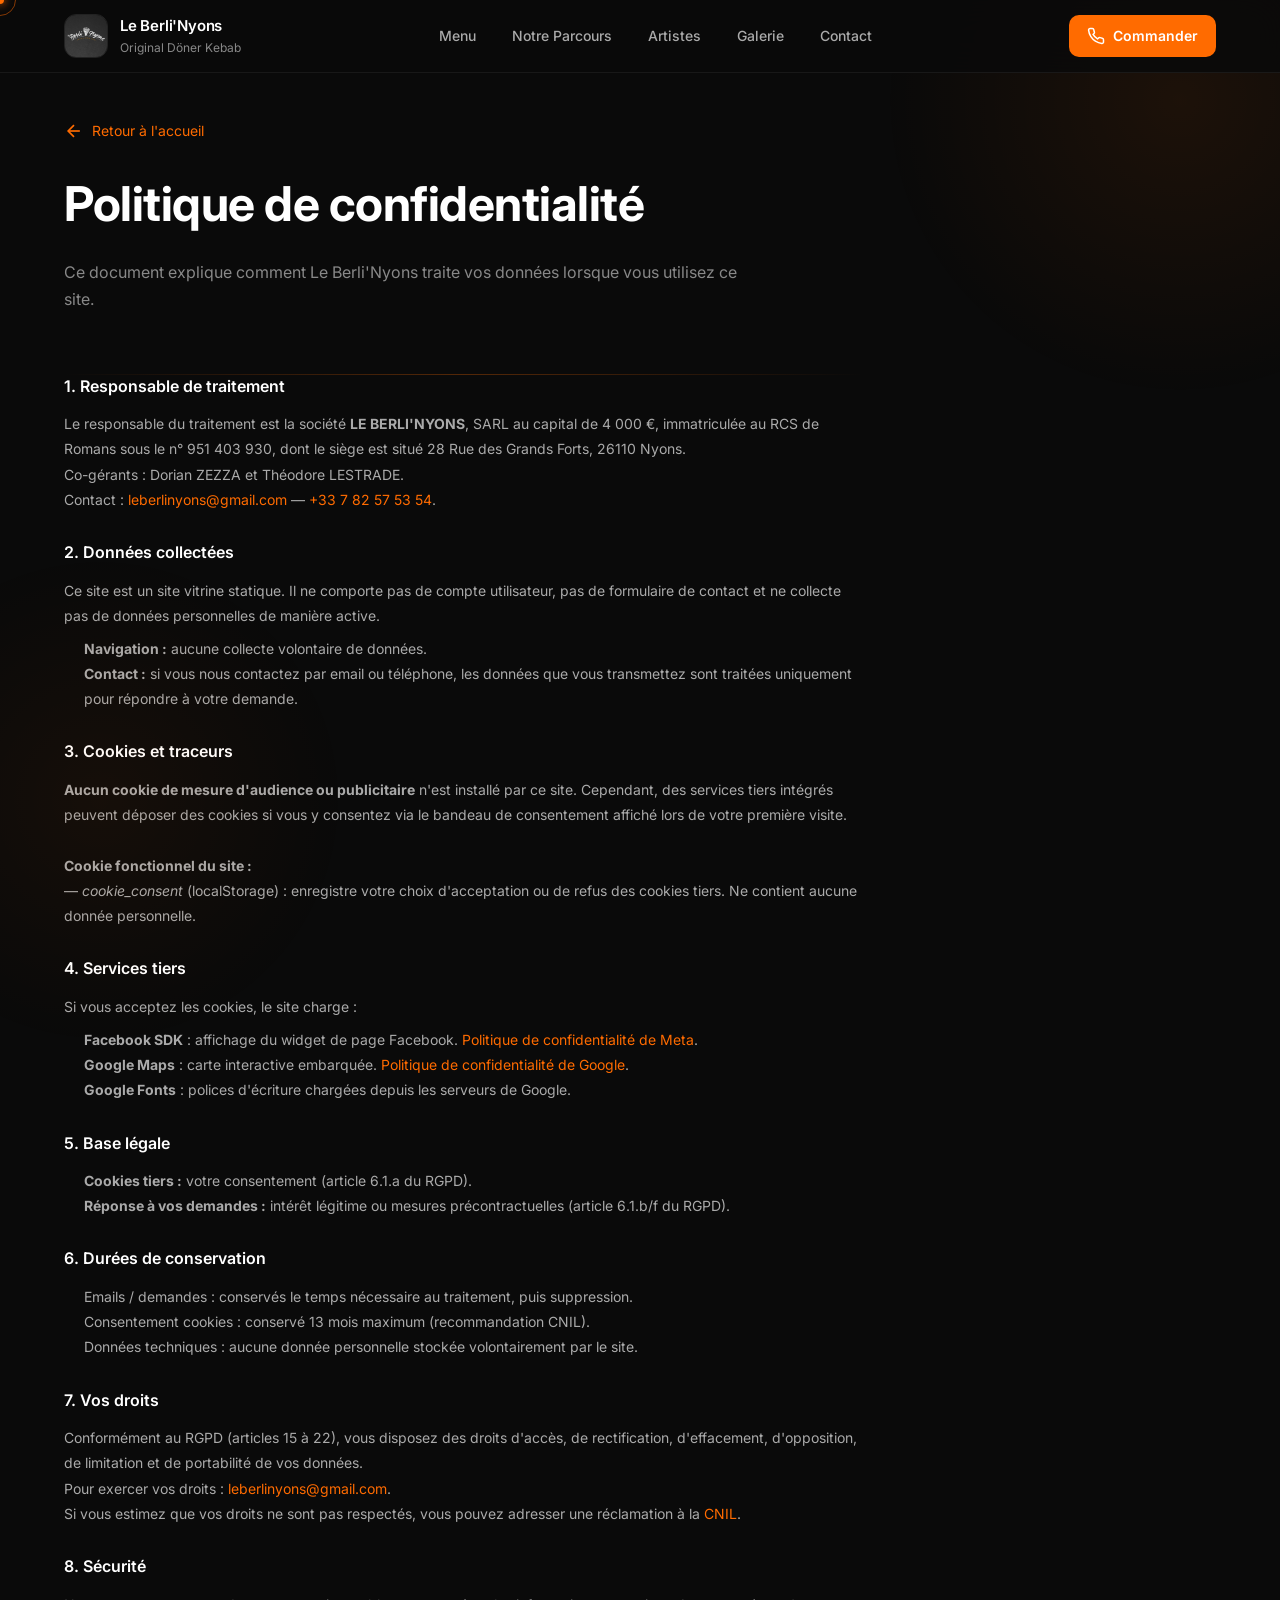
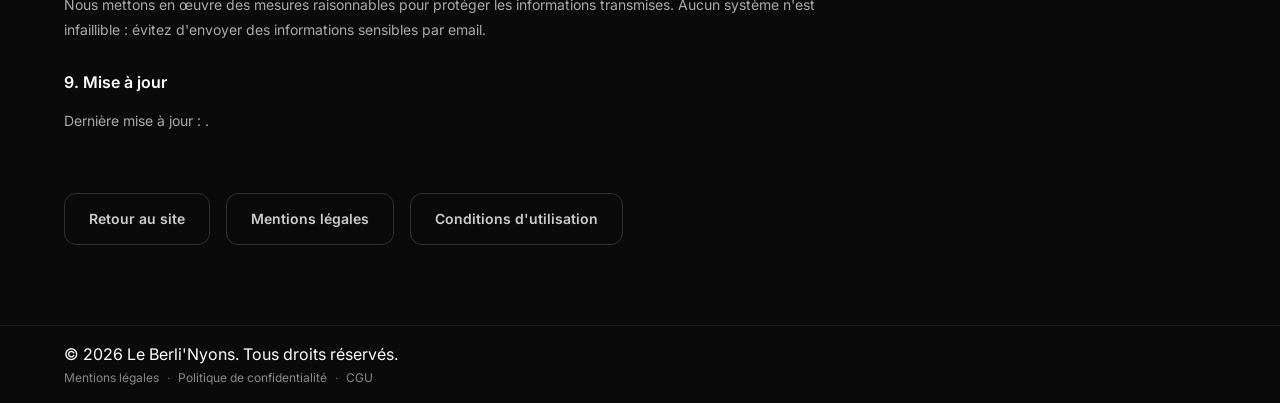
<file: politique-confidentialite.html>
<!doctype html>
<html lang="fr">
<head>
  <meta charset="utf-8" />
  <meta name="viewport" content="width=device-width, initial-scale=1" />
  <meta name="theme-color" content="#0a0a0a" />
  <meta name="robots" content="noindex, follow" />
  <link rel="canonical" href="https://leberlinyons.fr/politique-confidentialite.html" />
  <title>Politique de confidentialité — Le Berli'Nyons</title>
  <meta name="description" content="Politique de confidentialité du site Le Berli'Nyons — traitement des données personnelles, cookies, services tiers, droits RGPD." />
  <meta property="og:title" content="Politique de confidentialité — Le Berli'Nyons" />
  <meta property="og:type" content="website" />
  <meta property="og:url" content="https://leberlinyons.fr/politique-confidentialite.html" />
  <meta property="og:locale" content="fr_FR" />
  <link rel="icon" href="assets/logo-hd.jpg" />
  <link rel="preconnect" href="https://fonts.googleapis.com">
  <link rel="preconnect" href="https://fonts.gstatic.com" crossorigin>
  <link href="https://fonts.googleapis.com/css2?family=Inter:wght@400;500;600;700&display=swap" rel="stylesheet">
  <link rel="stylesheet" href="styles.css" />
  <style>
    .legal-page { padding: 120px 0 80px; min-height: 100vh; }
    .legal-header { max-width: 700px; margin-bottom: 60px; }
    .legal-back { display: inline-flex; align-items: center; gap: 8px; font-size: 14px; color: var(--orange); margin-bottom: 24px; transition: var(--transition); }
    .legal-back:hover { gap: 12px; }
    .legal-header h1 { font-size: clamp(36px, 5vw, 48px); font-weight: 700; letter-spacing: -0.5px; margin-bottom: 16px; }
    .legal-header p { font-size: 16px; color: var(--gray-500); line-height: 1.7; }
    .legal-content { max-width: 800px; }
    .legal-section { margin-bottom: 60px; }
    .legal-section h2 { font-size: 24px; font-weight: 600; margin-bottom: 28px; padding-bottom: 16px; border-bottom: 1px solid rgba(255,255,255,0.08); color: var(--orange); }
    .legal-block { margin-bottom: 28px; }
    .legal-block h3 { font-size: 16px; font-weight: 600; margin-bottom: 12px; color: var(--white); }
    .legal-block p, .legal-block li { font-size: 14px; color: var(--gray-400); line-height: 1.8; }
    .legal-block ul { padding-left: 20px; margin-top: 8px; }
    .legal-block a { color: var(--orange); transition: var(--transition); }
    .legal-block a:hover { color: var(--orange-light); }
    .legal-links { display: flex; gap: 16px; flex-wrap: wrap; margin-top: 40px; }
  </style>
</head>
<body>
  <div class="cursor" id="cursor"></div>
  <div class="cursor-follower" id="cursorFollower"></div>
  <a class="skip" href="#content">Aller au contenu</a>

  <header class="navbar" id="top">
    <div class="navbar__inner">
      <a class="navbar__brand" href="index.html">
        <img src="assets/logo-hd.jpg" alt="Le Berli'Nyons" />
        <div class="navbar__brand-text">
          <strong>Le Berli'Nyons</strong>
          <span>Original Döner Kebab</span>
        </div>
      </a>
      <nav class="navbar__nav">
        <a href="index.html#menu">Menu</a>
        <a href="index.html#parcours">Notre Parcours</a>
        <a href="index.html#artistes">Artistes</a>
        <a href="index.html#galerie">Galerie</a>
        <a href="index.html#contact">Contact</a>
      </nav>
      <div class="navbar__actions">
        <a class="navbar__cta" href="tel:+33782575354">
          <svg width="18" height="18" viewBox="0 0 24 24" fill="none" stroke="currentColor" stroke-width="2">
            <path d="M22 16.92v3a2 2 0 0 1-2.18 2 19.79 19.79 0 0 1-8.63-3.07 19.5 19.5 0 0 1-6-6 19.79 19.79 0 0 1-3.07-8.67A2 2 0 0 1 4.11 2h3a2 2 0 0 1 2 1.72 12.84 12.84 0 0 0 .7 2.81 2 2 0 0 1-.45 2.11L8.09 9.91a16 16 0 0 0 6 6l1.27-1.27a2 2 0 0 1 2.11-.45 12.84 12.84 0 0 0 2.81.7A2 2 0 0 1 22 16.92z"></path>
          </svg>
          <span>Commander</span>
        </a>
      </div>
    </div>
  </header>

  <main id="content" class="legal-page">
    <div class="container">
      <div class="legal-header">
        <a href="index.html" class="legal-back">
          <svg width="20" height="20" viewBox="0 0 24 24" fill="none" stroke="currentColor" stroke-width="2">
            <line x1="19" y1="12" x2="5" y2="12"></line>
            <polyline points="12 19 5 12 12 5"></polyline>
          </svg>
          Retour à l'accueil
        </a>
        <h1>Politique de confidentialité</h1>
        <p>Ce document explique comment Le Berli'Nyons traite vos données lorsque vous utilisez ce site.</p>
      </div>

      <div class="legal-content">
        <div id="legalBody">
        <section class="legal-section">
          <div class="legal-block">
            <h3>1. Responsable de traitement</h3>
            <p>
              Le responsable du traitement est la société <strong>LE BERLI'NYONS</strong>, SARL au capital de 4 000 €, immatriculée au RCS de Romans sous le n° 951 403 930, dont le siège est situé 28 Rue des Grands Forts, 26110 Nyons.<br>
              Co-gérants : Dorian ZEZZA et Théodore LESTRADE.<br>
              Contact : <a href="mailto:leberlinyons@gmail.com">leberlinyons@gmail.com</a> — <a href="tel:+33782575354">+33 7 82 57 53 54</a>.
            </p>
          </div>

          <div class="legal-block">
            <h3>2. Données collectées</h3>
            <p>Ce site est un site vitrine statique. Il ne comporte pas de compte utilisateur, pas de formulaire de contact et ne collecte pas de données personnelles de manière active.</p>
            <ul>
              <li><strong>Navigation :</strong> aucune collecte volontaire de données.</li>
              <li><strong>Contact :</strong> si vous nous contactez par email ou téléphone, les données que vous transmettez sont traitées uniquement pour répondre à votre demande.</li>
            </ul>
          </div>

          <div class="legal-block">
            <h3>3. Cookies et traceurs</h3>
            <p>
              <strong>Aucun cookie de mesure d'audience ou publicitaire</strong> n'est installé par ce site. Cependant, des services tiers intégrés peuvent déposer des cookies si vous y consentez via le bandeau de consentement affiché lors de votre première visite.<br><br>
              <strong>Cookie fonctionnel du site :</strong><br>
              — <em>cookie_consent</em> (localStorage) : enregistre votre choix d'acceptation ou de refus des cookies tiers. Ne contient aucune donnée personnelle.
            </p>
          </div>

          <div class="legal-block">
            <h3>4. Services tiers</h3>
            <p>Si vous acceptez les cookies, le site charge :</p>
            <ul>
              <li><strong>Facebook SDK</strong> : affichage du widget de page Facebook. <a href="https://www.facebook.com/privacy/policy/" target="_blank" rel="noreferrer">Politique de confidentialité de Meta</a>.</li>
              <li><strong>Google Maps</strong> : carte interactive embarquée. <a href="https://policies.google.com/privacy" target="_blank" rel="noreferrer">Politique de confidentialité de Google</a>.</li>
              <li><strong>Google Fonts</strong> : polices d'écriture chargées depuis les serveurs de Google.</li>
            </ul>
          </div>

          <div class="legal-block">
            <h3>5. Base légale</h3>
            <ul>
              <li><strong>Cookies tiers :</strong> votre consentement (article 6.1.a du RGPD).</li>
              <li><strong>Réponse à vos demandes :</strong> intérêt légitime ou mesures précontractuelles (article 6.1.b/f du RGPD).</li>
            </ul>
          </div>

          <div class="legal-block">
            <h3>6. Durées de conservation</h3>
            <ul>
              <li>Emails / demandes : conservés le temps nécessaire au traitement, puis suppression.</li>
              <li>Consentement cookies : conservé 13 mois maximum (recommandation CNIL).</li>
              <li>Données techniques : aucune donnée personnelle stockée volontairement par le site.</li>
            </ul>
          </div>

          <div class="legal-block">
            <h3>7. Vos droits</h3>
            <p>
              Conformément au RGPD (articles 15 à 22), vous disposez des droits d'accès, de rectification, d'effacement, d'opposition, de limitation et de portabilité de vos données.<br>
              Pour exercer vos droits : <a href="mailto:leberlinyons@gmail.com">leberlinyons@gmail.com</a>.<br>
              Si vous estimez que vos droits ne sont pas respectés, vous pouvez adresser une réclamation à la <a href="https://www.cnil.fr/fr/plaintes" target="_blank" rel="noreferrer">CNIL</a>.
            </p>
          </div>

          <div class="legal-block">
            <h3>8. Sécurité</h3>
            <p>Nous mettons en œuvre des mesures raisonnables pour protéger les informations transmises. Aucun système n'est infaillible : évitez d'envoyer des informations sensibles par email.</p>
          </div>

          <div class="legal-block">
            <h3>9. Mise à jour</h3>
            <p>Dernière mise à jour : <span id="legalDate"></span>.</p>
          </div>
        </section>
        </div>

        <div class="legal-links">
          <a class="btn btn--outline btn--sm" href="index.html">Retour au site</a>
          <a class="btn btn--outline btn--sm" href="mentions-legales.html">Mentions légales</a>
          <a class="btn btn--outline btn--sm" href="conditions-utilisation.html">Conditions d'utilisation</a>
        </div>
      </div>
    </div>
  </main>

  <footer class="footer">
    <div class="container">
      <div class="footer__bottom">
        <p>&copy; <span id="year"></span> Le Berli'Nyons. Tous droits réservés.</p>
        <nav class="footer__legal" aria-label="Pages légales">
          <a href="mentions-legales.html">Mentions légales</a>
          <span aria-hidden="true">·</span>
          <a href="politique-confidentialite.html">Politique de confidentialité</a>
          <span aria-hidden="true">·</span>
          <a href="conditions-utilisation.html">CGU</a>
        </nav>
      </div>
    </div>
  </footer>

  <script src="script.js"></script>
  <script>
    document.getElementById('year').textContent = new Date().getFullYear();
    const ld = document.getElementById('legalDate');
    if (ld) ld.textContent = new Date().toLocaleDateString('fr-FR');
  </script>
  <script>
    fetch('data/mentions.json', { cache: 'no-store' })
      .then(r => r.ok ? r.json() : null)
      .then(d => { if (d && d.politique_confidentialite && d.politique_confidentialite.html) document.getElementById('legalBody').innerHTML = d.politique_confidentialite.html; })
      .catch(() => {});
  </script>
</body>
</html>
</file>
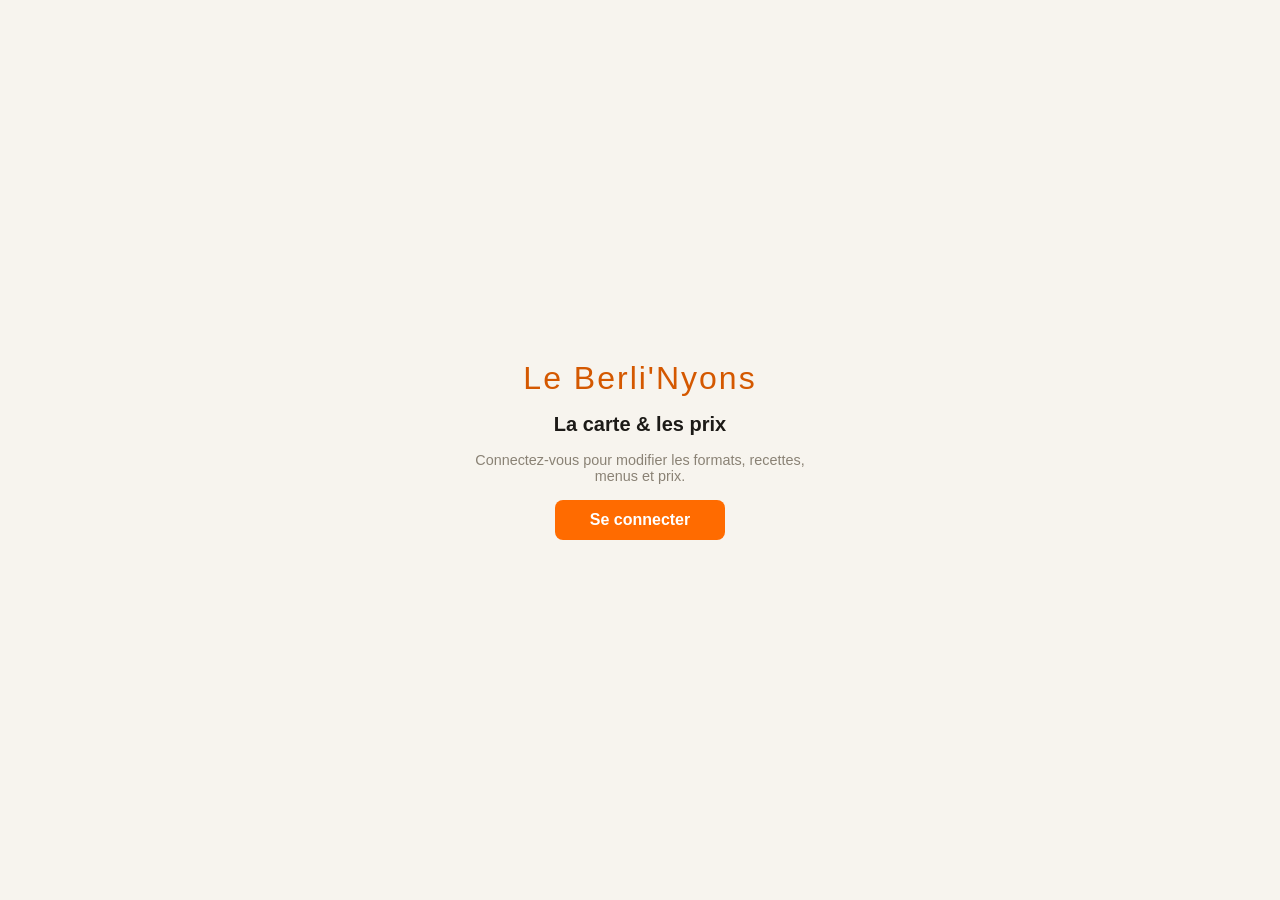
<file: admin/carte.html>
<!DOCTYPE html>
<html lang="fr">
<head>
  <meta charset="UTF-8">
  <meta name="viewport" content="width=device-width, initial-scale=1">
  <meta name="robots" content="noindex, nofollow">
  <title>La carte — Admin Le Berli'Nyons</title>
  <link rel="icon" href="../assets/logo-hd.jpg">
  <link rel="stylesheet" href="admin.css">
  <script src="https://identity.netlify.com/v1/netlify-identity-widget.js"></script>
  <style>
    .rows { display: flex; flex-direction: column; gap: .5rem; }
    .row { display: grid; grid-template-columns: 2fr 1fr 2fr auto auto; gap: .5rem; align-items: center; }
    .row.row--2 { grid-template-columns: 2fr 1fr auto; }
    .row input { padding: .5rem .65rem; border: 1.5px solid var(--border); border-radius: 7px; font-size: .9rem; font-family: inherit; width: 100%; }
    .row input:focus { border-color: var(--gold); outline: none; }
    .row label.radio { font-size: .72rem; color: var(--muted); display: flex; align-items: center; gap: .25rem; white-space: nowrap; }
    @media (max-width: 640px) { .row { grid-template-columns: 1fr 1fr; } .row.row--2 { grid-template-columns: 1fr 1fr; } }
    .thumb--wide { width: 90px !important; height: 70px !important; }
  </style>
</head>
<body>

  <div id="loginScreen">
    <div class="brand">Le Berli'Nyons</div>
    <h1>La carte &amp; les prix</h1>
    <p>Connectez-vous pour modifier les formats, recettes, menus et prix.</p>
    <button class="btn-login" onclick="CMS.login()">Se connecter</button>
  </div>

  <div id="adminScreen">
    <div class="topbar">
      <h1>🥙 La carte &amp; les prix</h1>
      <span class="status" id="statusEl"></span>
      <a href="index.html" class="btn btn-ghost btn-sm">← Admin</a>
      <a href="../index.html#menu" target="_blank" class="btn btn-ghost btn-sm">Voir le site ↗</a>
      <button class="btn-text" onclick="CMS.logout()">Déconnexion</button>
    </div>

    <div class="tabs-wrap">
      <div class="tabs">
        <button class="tab active" data-tab="formats" onclick="switchTab('formats',this)">🍞 Formats</button>
        <button class="tab" data-tab="recettes" onclick="switchTab('recettes',this)">🥙 Recettes</button>
        <button class="tab" data-tab="formules" onclick="switchTab('formules',this)">🍟 Menus &amp; suppléments</button>
        <button class="tab" data-tab="aussi" onclick="switchTab('aussi',this)">🧀 Poutines &amp; mezzés</button>
      </div>
    </div>

    <!-- FORMATS -->
    <div class="panel active" id="panel-formats">
      <div class="panel-header">
        <h2>Étape 1 — Choisis ton format</h2>
        <button class="btn btn-primary btn-sm" onclick="openFormat(-1)">+ Ajouter un format</button>
      </div>
      <p class="panel-hint">Les formats (Pain Boulanger, Galette Wrap, Assiette…) avec leur photo, prix et description. Le format avec un « badge » (ex : Populaire) est mis en avant. Le prix de départ affiché au-dessus (« Tout commence à… ») se règle dans <a href="contenu.html?tab=textes">Textes du site</a>.</p>
      <div class="card-list" id="formatsList"><div class="loading">Chargement…</div></div>
    </div>

    <!-- RECETTES -->
    <div class="panel" id="panel-recettes">
      <div class="panel-header">
        <h2>Étape 2 — Choisis ta recette</h2>
        <button class="btn btn-primary btn-sm" onclick="openRecette(-1)">+ Ajouter une recette</button>
      </div>
      <p class="panel-hint">Les recettes du carrousel (Berli, Classi, Carni…). Les ingrédients s'écrivent <strong>un par ligne</strong> ; une petite icône est choisie automatiquement selon l'ingrédient (viande, poulet, feta, sauce…).</p>
      <div class="card-list" id="recettesList"><div class="loading">Chargement…</div></div>
    </div>

    <!-- FORMULES -->
    <div class="panel" id="panel-formules">
      <div class="section-card">
        <p class="section-card__title">🍟 Étape 3 — Les menus</p>
        <p class="panel-hint">Nom, prix et composition de chaque formule. Cochez « Mis en avant » pour la formule à mettre en valeur.</p>
        <div class="rows" id="formulesRows"></div>
        <div style="margin-top:.75rem"><button class="btn btn-ghost btn-sm" onclick="addFormule()">+ Ajouter une formule</button></div>
      </div>
      <div class="section-card">
        <p class="section-card__title">➕ Suppléments</p>
        <p class="panel-hint">Affichés sous les menus (ex : Sup. Légumes +0,50€).</p>
        <div class="rows" id="supRows"></div>
        <div style="margin-top:.75rem"><button class="btn btn-ghost btn-sm" onclick="addSup()">+ Ajouter un supplément</button></div>
      </div>
      <div class="form-save-row">
        <button class="btn btn-primary" id="saveFormulesBtn" onclick="saveFormules()">Enregistrer les menus &amp; suppléments</button>
      </div>
    </div>

    <!-- AUSSI -->
    <div class="panel" id="panel-aussi">
      <div class="panel-header">
        <h2>« Le Berli', c'est aussi… »</h2>
        <button class="btn btn-primary btn-sm" onclick="openAussi(-1)">+ Ajouter une spécialité</button>
      </div>
      <p class="panel-hint">Les cartes Poutines / Mezzés : photo, nom, description et les prix (plusieurs tailles possibles).</p>
      <div class="card-list" id="aussiList"><div class="loading">Chargement…</div></div>
    </div>
  </div>

  <!-- Modal FORMAT -->
  <div class="overlay" id="overlayFormat">
    <div class="modal" role="dialog">
      <button class="modal-close" onclick="closeM('overlayFormat')">&times;</button>
      <h2 id="formatTitle">Nouveau format</h2>
      <div class="fg">
        <label>Photo</label>
        <div class="photo-slot__wrap" style="max-width:220px">
          <input type="file" accept="image/*" onchange="onUpload(this,'format')">
          <div class="photo-slot__empty" id="format_photoEmpty">📷<span>Cliquer pour choisir</span></div>
          <img id="format_photoImg" style="display:none" alt="">
        </div>
        <p class="photo-slot__hint" id="format_photoHint" style="text-align:left">PNG ou JPG.</p>
        <button type="button" class="recrop-link" onclick="recrop('format')">✂️ Recadrer la photo actuelle</button>
      </div>
      <div class="frow">
        <div class="fg"><label>Nom *</label><input type="text" id="fo_nom" placeholder="Ex : Pain Boulanger"></div>
        <div class="fg"><label>Prix</label><input type="text" id="fo_prix" placeholder="9,90€"></div>
      </div>
      <div class="fg"><label>Badge (facultatif)</label><input type="text" id="fo_badge" placeholder="Ex : Populaire"><span class="hint">Un badge met le format en avant.</span></div>
      <div class="fg"><label>Description</label><textarea id="fo_desc" rows="4"></textarea></div>
      <div class="fg" style="flex-direction:row;align-items:center;gap:.5rem">
        <input type="checkbox" id="fo_visible" checked style="width:auto">
        <label for="fo_visible" style="text-transform:none;letter-spacing:0;font-size:.9rem;color:var(--ink)">Visible sur le site</label>
      </div>
      <div class="modal-footer">
        <button class="btn btn-ghost" onclick="closeM('overlayFormat')">Annuler</button>
        <button class="btn btn-primary" id="formatSaveBtn" onclick="saveFormat()">Enregistrer</button>
      </div>
    </div>
  </div>

  <!-- Modal RECETTE -->
  <div class="overlay" id="overlayRecette">
    <div class="modal" role="dialog">
      <button class="modal-close" onclick="closeM('overlayRecette')">&times;</button>
      <h2 id="recetteTitle">Nouvelle recette</h2>
      <div class="frow">
        <div class="fg"><label>Nom *</label><input type="text" id="re_nom" placeholder="Ex : Berli"></div>
        <div class="fg"><label>Badge</label><input type="text" id="re_badge" placeholder="Ex : La signature"></div>
      </div>
      <div class="fg">
        <label>Couleur du badge</label>
        <select id="re_style">
          <option value="">Gris (par défaut)</option>
          <option value="signature">Orange — signature</option>
          <option value="carni">Rouge — généreux</option>
          <option value="crispy">Doré — poulet</option>
          <option value="veggie">Vert — végétarien</option>
          <option value="mcdoner">Jaune — burger</option>
        </select>
      </div>
      <div class="fg"><label>Phrase d'accroche</label><textarea id="re_desc" rows="2" placeholder="Notre recette signature, inspirée de nos voyages en Turquie."></textarea></div>
      <div class="fg"><label>Ingrédients (un par ligne) *</label><textarea id="re_ingredients" rows="6" placeholder="Viande kebab marinée 24h&#10;Légumes de saison&#10;Feta"></textarea></div>
      <div class="frow">
        <div class="fg"><label>Allergènes</label><input type="text" id="re_allergenes" placeholder="sésame, arachide"></div>
        <div class="fg"><label>Supplément (facultatif)</label><input type="text" id="re_supplement" placeholder="Supplément +1€"></div>
      </div>
      <div class="fg" style="flex-direction:row;align-items:center;gap:.5rem">
        <input type="checkbox" id="re_visible" checked style="width:auto">
        <label for="re_visible" style="text-transform:none;letter-spacing:0;font-size:.9rem;color:var(--ink)">Visible sur le site</label>
      </div>
      <div class="modal-footer">
        <button class="btn btn-ghost" onclick="closeM('overlayRecette')">Annuler</button>
        <button class="btn btn-primary" id="recetteSaveBtn" onclick="saveRecette()">Enregistrer</button>
      </div>
    </div>
  </div>

  <!-- Modal AUSSI -->
  <div class="overlay" id="overlayAussi">
    <div class="modal" role="dialog">
      <button class="modal-close" onclick="closeM('overlayAussi')">&times;</button>
      <h2 id="aussiTitle">Nouvelle spécialité</h2>
      <div class="fg">
        <label>Photo</label>
        <div class="photo-slot__wrap" style="max-width:220px">
          <input type="file" accept="image/*" onchange="onUpload(this,'aussi')">
          <div class="photo-slot__empty" id="aussi_photoEmpty">📷<span>Cliquer pour choisir</span></div>
          <img id="aussi_photoImg" style="display:none" alt="">
        </div>
        <p class="photo-slot__hint" id="aussi_photoHint" style="text-align:left">PNG ou JPG.</p>
        <button type="button" class="recrop-link" onclick="recrop('aussi')">✂️ Recadrer la photo actuelle</button>
      </div>
      <div class="fg"><label>Nom *</label><input type="text" id="au_nom" placeholder="Ex : Nos Poutines"></div>
      <div class="fg"><label>Description</label><textarea id="au_desc" rows="3"></textarea></div>
      <div class="fg">
        <label>Prix</label>
        <div class="rows" id="auPrixRows"></div>
        <div style="margin-top:.5rem"><button class="btn btn-ghost btn-sm" onclick="addAuPrix('','')">+ Ajouter un prix</button></div>
      </div>
      <div class="fg" style="flex-direction:row;align-items:center;gap:.5rem">
        <input type="checkbox" id="au_visible" checked style="width:auto">
        <label for="au_visible" style="text-transform:none;letter-spacing:0;font-size:.9rem;color:var(--ink)">Visible sur le site</label>
      </div>
      <div class="modal-footer">
        <button class="btn btn-ghost" onclick="closeM('overlayAussi')">Annuler</button>
        <button class="btn btn-primary" id="aussiSaveBtn" onclick="saveAussi()">Enregistrer</button>
      </div>
    </div>
  </div>

  <script src="cms.js"></script>
  <script src="cropper.js"></script>
  <script>
  (function () {
    'use strict';
    var FILE = 'data/carte.json';
    var data = {}, sha = '';
    var edit = { format: -1, recette: -1, aussi: -1 };
    var pending = { format: null, aussi: null };
    function v(id) { return document.getElementById(id).value; }
    function setv(id, val) { document.getElementById(id).value = val == null ? '' : val; }
    function chk(id) { return document.getElementById(id).checked; }

    CMS.requireAuth(boot);

    function boot() {
      var t = new URLSearchParams(location.search).get('tab');
      if (t) { var btn = document.querySelector('.tab[data-tab="' + t + '"]'); if (btn) switchTab(t, btn); }
      load();
    }

    function load() {
      CMS.status('saving', 'Chargement…');
      CMS.load(FILE).then(function (r) {
        data = r.data || {}; sha = r.sha;
        ['formats', 'recettes', 'formules', 'supplements', 'aussi'].forEach(function (k) { if (!Array.isArray(data[k])) data[k] = []; });
        CMS.status('', '');
        renderFormats(); renderRecettes(); renderFormules(); renderAussi();
      }).catch(function (e) { CMS.status('error', 'Erreur de chargement'); console.error(e); });
    }

    function persist(msg) {
      CMS.status('saving', 'Enregistrement…');
      return CMS.save(FILE, data, sha, msg).then(function (newSha) {
        sha = newSha; CMS.status('saved', 'Enregistré ✓');
        setTimeout(function () { CMS.status('', ''); }, 3000);
      }).catch(function (e) { CMS.status('error', 'Erreur'); console.error(e); throw e; });
    }

    window.switchTab = function (id, btn) {
      document.querySelectorAll('.panel').forEach(function (p) { p.classList.remove('active'); });
      document.querySelectorAll('.tab').forEach(function (t) { t.classList.remove('active'); });
      document.getElementById('panel-' + id).classList.add('active');
      btn.classList.add('active');
    };
    window.closeM = function (id) { document.getElementById(id).classList.remove('open'); };
    function openM(id) { document.getElementById(id).classList.add('open'); }

    function setPhoto(kind, path) {
      var img = document.getElementById(kind + '_photoImg'), empty = document.getElementById(kind + '_photoEmpty');
      if (path) { img.src = CMS.imgSrc(path); img.style.display = 'block'; empty.style.display = 'none'; }
      else { img.style.display = 'none'; empty.style.display = 'flex'; }
    }
    var CROP = { format: { ratio: 16 / 10, title: 'Photo du format' }, aussi: { ratio: 16 / 9, title: 'Photo de la spécialité' } };
    function currentImage(kind) {
      if (pending[kind]) return pending[kind];
      if (kind === 'format') return (edit.format !== -1 && data.formats[edit.format]) ? data.formats[edit.format].image : '';
      if (kind === 'aussi') return (edit.aussi !== -1 && data.aussi[edit.aussi]) ? data.aussi[edit.aussi].image : '';
      return '';
    }
    function runUpload(kind, src) {
      var hint = document.getElementById(kind + '_photoHint');
      var wrap = document.getElementById(kind + '_photoImg').parentNode;
      CMS.pickAndUpload(src, CROP[kind], wrap, hint).then(function (p) {
        if (!p) return;
        pending[kind] = p; setPhoto(kind, p); hint.textContent = 'Photo prête ✓ — cliquez « Enregistrer ».';
      });
    }
    window.onUpload = function (input, kind) { var f = input.files && input.files[0]; input.value = ''; if (f) runUpload(kind, f); };
    window.recrop = function (kind) { var cur = currentImage(kind); if (cur) runUpload(kind, CMS.imgSrc(cur)); };

    function actions(list, i, openFn, delFn, moveFn) {
      return '<div class="item-card__actions">' +
        '<button class="btn btn-ghost btn-sm" onclick="' + moveFn + '(' + i + ',-1)" ' + (i === 0 ? 'disabled' : '') + ' title="Monter">↑</button>' +
        '<button class="btn btn-ghost btn-sm" onclick="' + moveFn + '(' + i + ',1)" ' + (i === list.length - 1 ? 'disabled' : '') + ' title="Descendre">↓</button>' +
        '<button class="btn btn-ghost btn-sm" onclick="' + openFn + '(' + i + ')" title="Modifier">✏️</button>' +
        '<button class="btn btn-danger btn-sm" onclick="' + delFn + '(' + i + ')" title="Supprimer">🗑</button></div>';
    }
    function swap(arr, i, dir) { var j = i + dir; if (j < 0 || j >= arr.length) return false; var t = arr[i]; arr[i] = arr[j]; arr[j] = t; return true; }

    /* ---------- FORMATS ---------- */
    function renderFormats() {
      var el = document.getElementById('formatsList');
      if (!data.formats.length) { el.innerHTML = '<div class="placeholder">Aucun format.</div>'; return; }
      el.innerHTML = '';
      data.formats.forEach(function (f, i) {
        var d = document.createElement('div'); d.className = 'item-card';
        d.innerHTML = (f.image ? '<img class="thumb" src="' + CMS.esc(CMS.imgSrc(f.image)) + '" alt="">' : '<div class="no-thumb">🍞</div>') +
          '<div class="item-card__body"><div class="item-card__title">' + CMS.eh(f.nom) + ' <span style="color:var(--gold-dark)">' + CMS.eh(f.prix || '') + '</span>' +
          (f.badge ? ' <span class="lang-tag">' + CMS.eh(f.badge) + '</span>' : '') + (f.visible === false ? '<span class="badge-hidden">Masqué</span>' : '') + '</div>' +
          '<div class="item-card__text">' + CMS.eh(f.desc || '') + '</div></div>' +
          actions(data.formats, i, 'openFormat', 'delFormat', 'moveFormat');
        el.appendChild(d);
      });
    }
    window.openFormat = function (i) {
      edit.format = i; pending.format = null;
      var f = i === -1 ? {} : data.formats[i];
      document.getElementById('formatTitle').textContent = i === -1 ? 'Nouveau format' : 'Modifier le format';
      setv('fo_nom', f.nom); setv('fo_prix', f.prix); setv('fo_badge', f.badge); setv('fo_desc', f.desc);
      document.getElementById('fo_visible').checked = f.visible !== false;
      document.getElementById('format_photoHint').textContent = 'PNG ou JPG.';
      setPhoto('format', f.image || ''); openM('overlayFormat');
    };
    window.saveFormat = function () {
      var nom = v('fo_nom').trim(); if (!nom) { alert('Le nom est obligatoire.'); return; }
      var btn = document.getElementById('formatSaveBtn'); btn.disabled = true;
      var f = edit.format === -1 ? {} : data.formats[edit.format];
      f.nom = nom; f.prix = v('fo_prix').trim(); f.badge = v('fo_badge').trim(); f.desc = v('fo_desc').trim(); f.visible = chk('fo_visible');
      if (pending.format) f.image = pending.format; if (!f.image) f.image = '';
      if (!f.id) f.id = 'fo' + Date.now();
      if (edit.format === -1) data.formats.push(f);
      persist('Carte — format : ' + nom).then(function () { closeM('overlayFormat'); renderFormats(); }).finally(function () { btn.disabled = false; });
    };
    window.delFormat = function (i) { if (!confirm('Supprimer « ' + data.formats[i].nom + ' » ?')) return; var n = data.formats[i].nom; data.formats.splice(i, 1); persist('Carte — suppression format : ' + n).then(renderFormats); };
    window.moveFormat = function (i, dir) { if (swap(data.formats, i, dir)) { renderFormats(); persist('Carte — ordre des formats'); } };

    /* ---------- RECETTES ---------- */
    function renderRecettes() {
      var el = document.getElementById('recettesList');
      if (!data.recettes.length) { el.innerHTML = '<div class="placeholder">Aucune recette.</div>'; return; }
      el.innerHTML = '';
      data.recettes.forEach(function (r, i) {
        var ings = Array.isArray(r.ingredients) ? r.ingredients.join(', ') : '';
        var d = document.createElement('div'); d.className = 'item-card';
        d.innerHTML = '<div class="no-thumb">#' + (i + 1) + '</div>' +
          '<div class="item-card__body"><div class="item-card__title">' + CMS.eh(r.nom) + (r.badge ? ' <span class="lang-tag">' + CMS.eh(r.badge) + '</span>' : '') + (r.visible === false ? '<span class="badge-hidden">Masquée</span>' : '') + '</div>' +
          '<div class="item-card__text">' + CMS.eh(ings) + '</div>' +
          (r.allergenes ? '<div class="item-card__meta">Allergènes : ' + CMS.eh(r.allergenes) + '</div>' : '') + '</div>' +
          actions(data.recettes, i, 'openRecette', 'delRecette', 'moveRecette');
        el.appendChild(d);
      });
    }
    window.openRecette = function (i) {
      edit.recette = i;
      var r = i === -1 ? {} : data.recettes[i];
      document.getElementById('recetteTitle').textContent = i === -1 ? 'Nouvelle recette' : 'Modifier la recette';
      setv('re_nom', r.nom); setv('re_badge', r.badge); setv('re_style', r.style || ''); setv('re_desc', r.desc);
      setv('re_ingredients', Array.isArray(r.ingredients) ? r.ingredients.join('\n') : '');
      setv('re_allergenes', r.allergenes); setv('re_supplement', r.supplement);
      document.getElementById('re_visible').checked = r.visible !== false;
      openM('overlayRecette');
    };
    window.saveRecette = function () {
      var nom = v('re_nom').trim();
      var ings = v('re_ingredients').split(/\r?\n/).map(function (s) { return s.trim(); }).filter(Boolean);
      if (!nom || !ings.length) { alert('Le nom et au moins un ingrédient sont obligatoires.'); return; }
      var btn = document.getElementById('recetteSaveBtn'); btn.disabled = true;
      var r = edit.recette === -1 ? {} : data.recettes[edit.recette];
      r.nom = nom; r.badge = v('re_badge').trim(); r.style = v('re_style'); r.desc = v('re_desc').trim();
      r.ingredients = ings; r.allergenes = v('re_allergenes').trim(); r.supplement = v('re_supplement').trim(); r.visible = chk('re_visible');
      if (!r.id) r.id = 're' + Date.now();
      if (edit.recette === -1) data.recettes.push(r);
      persist('Carte — recette : ' + nom).then(function () { closeM('overlayRecette'); renderRecettes(); }).finally(function () { btn.disabled = false; });
    };
    window.delRecette = function (i) { if (!confirm('Supprimer « ' + data.recettes[i].nom + ' » ?')) return; var n = data.recettes[i].nom; data.recettes.splice(i, 1); persist('Carte — suppression recette : ' + n).then(renderRecettes); };
    window.moveRecette = function (i, dir) { if (swap(data.recettes, i, dir)) { renderRecettes(); persist('Carte — ordre des recettes'); } };

    /* ---------- FORMULES & SUPPLÉMENTS (édition en ligne) ---------- */
    function renderFormules() {
      var rows = document.getElementById('formulesRows'); rows.innerHTML = '';
      data.formules.forEach(function (f, i) { rows.appendChild(formuleRow(f, i)); });
      var sr = document.getElementById('supRows'); sr.innerHTML = '';
      data.supplements.forEach(function (s, i) { sr.appendChild(supRow(s, i)); });
    }
    function formuleRow(f, i) {
      var d = document.createElement('div'); d.className = 'row';
      d.innerHTML = '<input type="text" placeholder="Nom (ex : Menu Classique)" value="' + CMS.esc(f.nom) + '" data-k="nom">' +
        '<input type="text" placeholder="Prix" value="' + CMS.esc(f.prix) + '" data-k="prix">' +
        '<input type="text" placeholder="Composition (ex : Plat + Frites + Boisson)" value="' + CMS.esc(f.detail) + '" data-k="detail">' +
        '<label class="radio"><input type="radio" name="fm_hl" ' + (f.highlight ? 'checked' : '') + '> Mis en avant</label>' +
        '<button class="btn btn-danger btn-sm" title="Supprimer" onclick="this.parentNode.remove()">🗑</button>';
      return d;
    }
    function supRow(s) {
      var d = document.createElement('div'); d.className = 'row row--2';
      d.innerHTML = '<input type="text" placeholder="Libellé (ex : Sup. Légumes)" value="' + CMS.esc(s.label) + '" data-k="label">' +
        '<input type="text" placeholder="Prix (ex : +0,50€)" value="' + CMS.esc(s.prix) + '" data-k="prix">' +
        '<button class="btn btn-danger btn-sm" title="Supprimer" onclick="this.parentNode.remove()">🗑</button>';
      return d;
    }
    window.addFormule = function () { document.getElementById('formulesRows').appendChild(formuleRow({ nom: '', prix: '', detail: '', highlight: false })); };
    window.addSup = function () { document.getElementById('supRows').appendChild(supRow({ label: '', prix: '' })); };
    window.saveFormules = function () {
      var btn = document.getElementById('saveFormulesBtn'); btn.disabled = true;
      var fm = [], ids = data.formules.map(function (f) { return f.id; });
      document.querySelectorAll('#formulesRows .row').forEach(function (row, i) {
        var g = function (k) { return row.querySelector('[data-k="' + k + '"]').value.trim(); };
        if (!g('nom')) return;
        fm.push({ id: ids[i] || ('fm' + Date.now() + i), nom: g('nom'), prix: g('prix'), detail: g('detail'), highlight: row.querySelector('input[type=radio]').checked });
      });
      var sups = [];
      document.querySelectorAll('#supRows .row').forEach(function (row) {
        var g = function (k) { return row.querySelector('[data-k="' + k + '"]').value.trim(); };
        if (!g('label')) return;
        sups.push({ label: g('label'), prix: g('prix') });
      });
      data.formules = fm; data.supplements = sups;
      persist('Carte — menus & suppléments').then(renderFormules).finally(function () { btn.disabled = false; });
    };

    /* ---------- AUSSI (poutines, mezzés) ---------- */
    function renderAussi() {
      var el = document.getElementById('aussiList');
      if (!data.aussi.length) { el.innerHTML = '<div class="placeholder">Aucune spécialité.</div>'; return; }
      el.innerHTML = '';
      data.aussi.forEach(function (a, i) {
        var prix = (a.prix || []).map(function (p) { return p.label + ' ' + p.prix; }).join(' · ');
        var d = document.createElement('div'); d.className = 'item-card';
        d.innerHTML = (a.image ? '<img class="thumb" src="' + CMS.esc(CMS.imgSrc(a.image)) + '" alt="">' : '<div class="no-thumb">🧀</div>') +
          '<div class="item-card__body"><div class="item-card__title">' + CMS.eh(a.nom) + (a.visible === false ? '<span class="badge-hidden">Masqué</span>' : '') + '</div>' +
          '<div class="item-card__text">' + CMS.eh(a.desc || '') + '</div><div class="item-card__meta">' + CMS.eh(prix) + '</div></div>' +
          actions(data.aussi, i, 'openAussi', 'delAussi', 'moveAussi');
        el.appendChild(d);
      });
    }
    window.addAuPrix = function (label, prix) {
      var d = document.createElement('div'); d.className = 'row row--2';
      d.innerHTML = '<input type="text" placeholder="Taille (ex : Classique)" value="' + CMS.esc(label) + '" data-k="label">' +
        '<input type="text" placeholder="Prix (ex : 6,50€)" value="' + CMS.esc(prix) + '" data-k="prix">' +
        '<button class="btn btn-danger btn-sm" title="Supprimer" onclick="this.parentNode.remove()">🗑</button>';
      document.getElementById('auPrixRows').appendChild(d);
    };
    window.openAussi = function (i) {
      edit.aussi = i; pending.aussi = null;
      var a = i === -1 ? {} : data.aussi[i];
      document.getElementById('aussiTitle').textContent = i === -1 ? 'Nouvelle spécialité' : 'Modifier la spécialité';
      setv('au_nom', a.nom); setv('au_desc', a.desc);
      document.getElementById('au_visible').checked = a.visible !== false;
      document.getElementById('auPrixRows').innerHTML = '';
      (a.prix && a.prix.length ? a.prix : [{ label: '', prix: '' }]).forEach(function (p) { addAuPrix(p.label, p.prix); });
      document.getElementById('aussi_photoHint').textContent = 'PNG ou JPG.';
      setPhoto('aussi', a.image || ''); openM('overlayAussi');
    };
    window.saveAussi = function () {
      var nom = v('au_nom').trim(); if (!nom) { alert('Le nom est obligatoire.'); return; }
      var btn = document.getElementById('aussiSaveBtn'); btn.disabled = true;
      var a = edit.aussi === -1 ? {} : data.aussi[edit.aussi];
      a.nom = nom; a.desc = v('au_desc').trim(); a.visible = chk('au_visible');
      a.prix = [];
      document.querySelectorAll('#auPrixRows .row').forEach(function (row) {
        var l = row.querySelector('[data-k="label"]').value.trim(), p = row.querySelector('[data-k="prix"]').value.trim();
        if (l || p) a.prix.push({ label: l, prix: p });
      });
      if (pending.aussi) a.image = pending.aussi; if (!a.image) a.image = '';
      if (!a.id) a.id = 'au' + Date.now();
      if (edit.aussi === -1) data.aussi.push(a);
      persist('Carte — spécialité : ' + nom).then(function () { closeM('overlayAussi'); renderAussi(); }).finally(function () { btn.disabled = false; });
    };
    window.delAussi = function (i) { if (!confirm('Supprimer « ' + data.aussi[i].nom + ' » ?')) return; var n = data.aussi[i].nom; data.aussi.splice(i, 1); persist('Carte — suppression : ' + n).then(renderAussi); };
    window.moveAussi = function (i, dir) { if (swap(data.aussi, i, dir)) { renderAussi(); persist('Carte — ordre des spécialités'); } };

    document.querySelectorAll('.overlay').forEach(function (o) { o.addEventListener('click', function (e) { if (e.target === o) o.classList.remove('open'); }); });
    document.addEventListener('keydown', function (e) { if (e.key === 'Escape') document.querySelectorAll('.overlay.open').forEach(function (o) { o.classList.remove('open'); }); });
  })();
  </script>
</body>
</html>
</file>
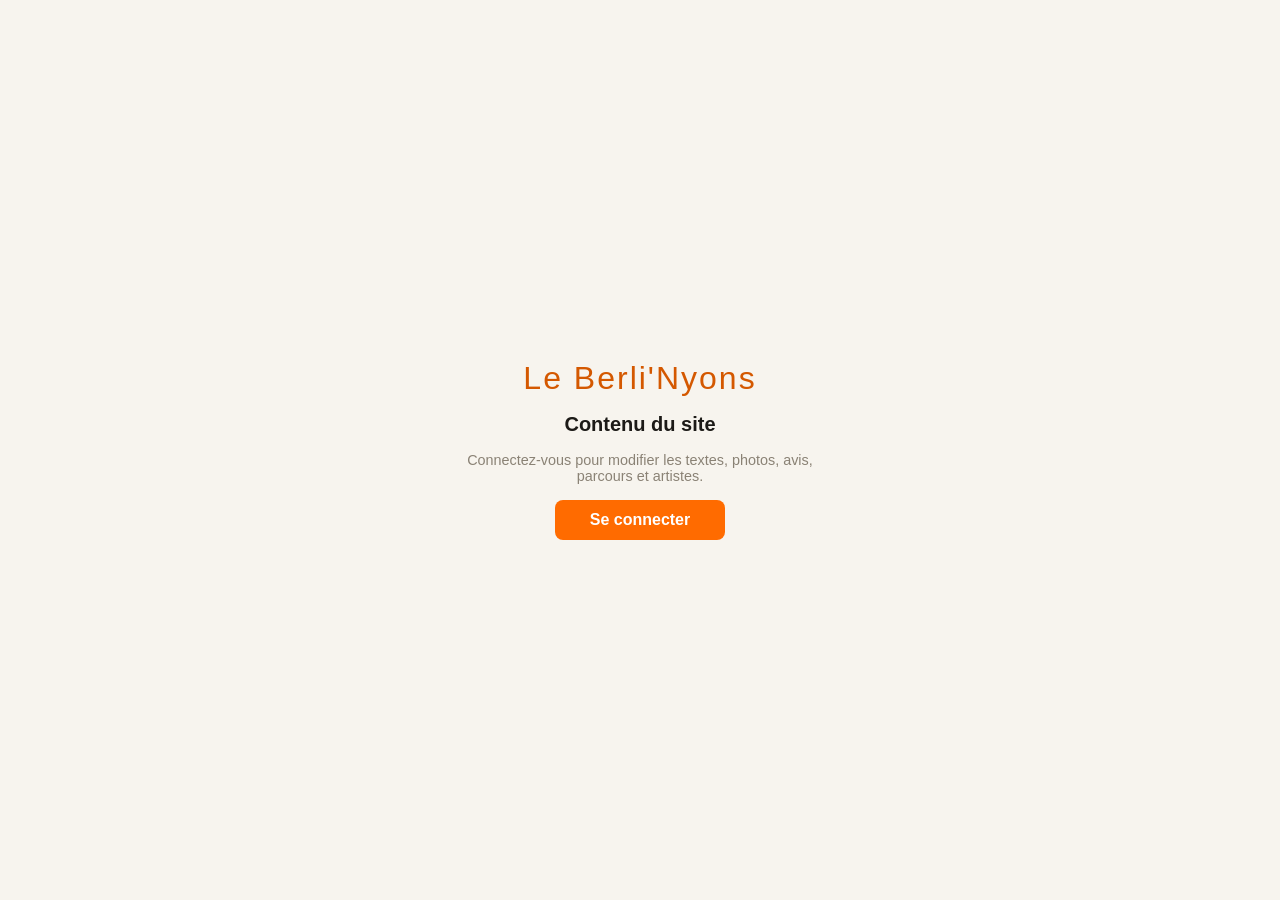
<file: admin/contenu.html>
<!DOCTYPE html>
<html lang="fr">
<head>
  <meta charset="UTF-8">
  <meta name="viewport" content="width=device-width, initial-scale=1">
  <meta name="robots" content="noindex, nofollow">
  <title>Contenu du site — Admin Le Berli'Nyons</title>
  <link rel="icon" href="../assets/logo-hd.jpg">
  <link rel="stylesheet" href="admin.css">
  <script src="https://identity.netlify.com/v1/netlify-identity-widget.js"></script>
  <style>
    .photo-slot__wrap.contain img { object-fit: contain; background: #1a1a1a; }
    .range-row { display: flex; align-items: center; gap: .75rem; }
    .range-row input[type=range] { flex: 1; }
    .range-row output { font-size: .8rem; color: var(--muted); min-width: 3ch; }
    .photos-section-title { font-size: .95rem; font-weight: 700; margin: 2rem 0 .5rem; display: flex; align-items: center; gap: .4rem; }
    .photos-section-title:first-child { margin-top: 0; }
  </style>
</head>
<body>

  <div id="loginScreen">
    <div class="brand">Le Berli'Nyons</div>
    <h1>Contenu du site</h1>
    <p>Connectez-vous pour modifier les textes, photos, avis, parcours et artistes.</p>
    <button class="btn-login" onclick="CMS.login()">Se connecter</button>
  </div>

  <div id="adminScreen">
    <div class="topbar">
      <h1>✏️ Contenu du site</h1>
      <span class="status" id="statusEl"></span>
      <a href="index.html" class="btn btn-ghost btn-sm">← Admin</a>
      <a href="../index.html" target="_blank" class="btn btn-ghost btn-sm">Voir le site ↗</a>
      <button class="btn-text" onclick="CMS.logout()">Déconnexion</button>
    </div>

    <div class="tabs-wrap">
      <div class="tabs">
        <button class="tab active" data-tab="textes" onclick="switchTab('textes',this)">✏️ Textes</button>
        <button class="tab" data-tab="photos" onclick="switchTab('photos',this)">📷 Photos</button>
        <button class="tab" data-tab="avis" onclick="switchTab('avis',this)">⭐ Avis</button>
        <button class="tab" data-tab="parcours" onclick="switchTab('parcours',this)">🗺️ Parcours</button>
        <button class="tab" data-tab="artistes" onclick="switchTab('artistes',this)">🎵 Artistes</button>
      </div>
    </div>

    <!-- TEXTES -->
    <div class="panel active" id="panel-textes">
      <div class="panel-header"><h2>Textes du site</h2></div>
      <p class="panel-hint">Modifiez les textes section par section, puis cliquez « Enregistrer les textes » en bas. Un retour à la ligne (touche Entrée) crée un saut de ligne sur le site.</p>
      <div id="textesContainer"></div>
      <div class="form-save-row">
        <button class="btn btn-primary" id="saveTextesBtn" onclick="saveTextes()">Enregistrer les textes</button>
      </div>
    </div>

    <!-- PHOTOS -->
    <div class="panel" id="panel-photos">
      <div class="panel-header"><h2>Toutes les photos du site</h2></div>
      <p class="panel-hint">Cliquez sur une photo pour la remplacer : le changement est enregistré immédiatement. Pour ajouter / supprimer une photo de la galerie, allez dans <a href="creations.html"><strong>Galerie photos</strong> →</a> ; pour les plats, dans <a href="carte.html"><strong>La carte</strong> →</a>.</p>
      <div id="photosContainer"><div class="loading">Chargement…</div></div>
    </div>

    <!-- AVIS -->
    <div class="panel" id="panel-avis">
      <div class="panel-header">
        <h2>Avis clients</h2>
        <button class="btn btn-primary btn-sm" onclick="openAvis(-1)">+ Ajouter un avis</button>
      </div>
      <p class="panel-hint">Ces avis s'affichent dans la section « Ce qu'en disent nos clients ».</p>
      <div class="card-list" id="avisList"><div class="loading">Chargement…</div></div>
    </div>

    <!-- PARCOURS -->
    <div class="panel" id="panel-parcours">
      <div class="panel-header">
        <h2>Notre parcours</h2>
        <button class="btn btn-primary btn-sm" onclick="openParcours(-1)">+ Ajouter une étape</button>
      </div>
      <p class="panel-hint">Les étapes de l'histoire du Berli', dans l'ordre chronologique (utilisez les flèches). Le titre et l'intro de la section se règlent dans l'onglet <a href="#" onclick="switchTab('textes',document.querySelector('.tab[data-tab=textes]'));return false;">Textes</a>.</p>
      <div class="card-list" id="parcoursList"><div class="loading">Chargement…</div></div>
    </div>

    <!-- ARTISTES -->
    <div class="panel" id="panel-artistes">
      <div class="panel-header">
        <h2>Artistes &amp; amis</h2>
        <button class="btn btn-primary btn-sm" onclick="openArtiste(-1)">+ Ajouter</button>
      </div>
      <p class="panel-hint">Les cartes de la section « Artistes qu'on aime » : artistes, webradio, producteurs, partenaires…</p>
      <div class="card-list" id="artistesList"><div class="loading">Chargement…</div></div>
    </div>
  </div>

  <!-- Modal AVIS -->
  <div class="overlay" id="overlayAvis">
    <div class="modal" role="dialog">
      <button class="modal-close" onclick="closeM('overlayAvis')">&times;</button>
      <h2 id="avisTitle">Nouvel avis</h2>
      <div class="fg"><label>Texte de l'avis *</label><textarea id="a_texte" rows="5" placeholder="Le texte de l'avis"></textarea></div>
      <div class="frow">
        <div class="fg"><label>Auteur *</label><input type="text" id="a_auteur" placeholder="Ex : Madeleine V."></div>
        <div class="fg"><label>Note</label>
          <select id="a_note">
            <option value="5">★★★★★ (5)</option>
            <option value="4">★★★★ (4)</option>
            <option value="3">★★★ (3)</option>
            <option value="2">★★ (2)</option>
            <option value="1">★ (1)</option>
          </select>
        </div>
      </div>
      <div class="fg"><label>Source</label><input type="text" id="a_source" placeholder="Avis Google"></div>
      <div class="modal-footer">
        <button class="btn btn-ghost" onclick="closeM('overlayAvis')">Annuler</button>
        <button class="btn btn-primary" id="avisSaveBtn" onclick="saveAvis()">Enregistrer</button>
      </div>
    </div>
  </div>

  <!-- Modal PARCOURS -->
  <div class="overlay" id="overlayParcours">
    <div class="modal" role="dialog">
      <button class="modal-close" onclick="closeM('overlayParcours')">&times;</button>
      <h2 id="parcoursTitle">Nouvelle étape</h2>
      <div class="frow">
        <div class="fg"><label>Date / période *</label><input type="text" id="p_date" placeholder="Ex : Été 2025"></div>
        <div class="fg"><label>Titre *</label><input type="text" id="p_titre" placeholder="Ex : Ouverture du Berli'Nyons"></div>
      </div>
      <div class="fg"><label>Texte</label><textarea id="p_texte" rows="4"></textarea></div>
      <div class="fg">
        <label>Photo (facultatif)</label>
        <div class="photo-slot__wrap" style="max-width:240px">
          <input type="file" accept="image/*" onchange="onUpload(this,'parcours')">
          <div class="photo-slot__empty" id="parcours_photoEmpty">📷<span>Cliquer pour choisir</span></div>
          <img id="parcours_photoImg" style="display:none" alt="">
        </div>
        <p class="photo-slot__hint" id="parcours_photoHint" style="text-align:left">JPG ou PNG. <a href="#" onclick="removePhoto('parcours');return false;">Retirer la photo</a></p>
        <button type="button" class="recrop-link" onclick="recrop('parcours')">✂️ Recadrer la photo actuelle</button>
      </div>
      <div class="fg">
        <label>Cadrage vertical de la photo</label>
        <div class="range-row"><span class="hint">Haut</span><input type="range" id="p_cadrage" min="0" max="100" value="50" oninput="document.getElementById('p_cadrage_out').value=this.value+'%'"><span class="hint">Bas</span><output id="p_cadrage_out">50%</output></div>
        <span class="hint">Choisit quelle partie de la photo reste visible (ex : les visages en haut).</span>
      </div>
      <div class="fg" style="flex-direction:row;align-items:center;gap:.5rem">
        <input type="checkbox" id="p_visible" checked style="width:auto">
        <label for="p_visible" style="text-transform:none;letter-spacing:0;font-size:.9rem;color:var(--ink)">Visible sur le site</label>
      </div>
      <div class="modal-footer">
        <button class="btn btn-ghost" onclick="closeM('overlayParcours')">Annuler</button>
        <button class="btn btn-primary" id="parcoursSaveBtn" onclick="saveParcours()">Enregistrer</button>
      </div>
    </div>
  </div>

  <!-- Modal ARTISTE -->
  <div class="overlay" id="overlayArtiste">
    <div class="modal" role="dialog">
      <button class="modal-close" onclick="closeM('overlayArtiste')">&times;</button>
      <h2 id="artisteTitle">Nouvelle carte</h2>
      <div class="fg"><label>Nom *</label><input type="text" id="ar_nom" placeholder="Ex : Radio Krimi"></div>
      <div class="fg"><label>Description</label><textarea id="ar_desc" rows="3"></textarea></div>
      <div class="fg">
        <label>Image</label>
        <div class="photo-slot__wrap" style="max-width:240px" id="ar_photoWrap">
          <input type="file" accept="image/*" onchange="onUpload(this,'artiste')">
          <div class="photo-slot__empty" id="artiste_photoEmpty">📷<span>Cliquer pour choisir</span></div>
          <img id="artiste_photoImg" style="display:none" alt="">
        </div>
        <p class="photo-slot__hint" id="artiste_photoHint" style="text-align:left">JPG ou PNG.</p>
        <button type="button" class="recrop-link" onclick="recrop('artiste')">✂️ Recadrer l'image actuelle</button>
      </div>
      <div class="fg" style="flex-direction:row;align-items:center;gap:.5rem">
        <input type="checkbox" id="ar_logo" style="width:auto" onchange="document.getElementById('ar_photoWrap').classList.toggle('contain',this.checked)">
        <label for="ar_logo" style="text-transform:none;letter-spacing:0;font-size:.9rem;color:var(--ink)">C'est un logo (affiché en entier, sans recadrage)</label>
      </div>
      <div class="frow">
        <div class="fg"><label>Étiquette sur la photo</label><input type="text" id="ar_categorie" placeholder="Ex : Webradio, Artiste"><span class="hint">Uniquement pour les photos (pas les logos).</span></div>
        <div class="fg"><label>Texte du bouton</label><input type="text" id="ar_bouton" placeholder="Ex : Écouter"><span class="hint">Vide = toute la carte est cliquable.</span></div>
      </div>
      <div class="fg"><label>Lien (site, YouTube, Instagram…)</label><input type="text" id="ar_url" placeholder="https://…"></div>
      <div class="fg" style="flex-direction:row;align-items:center;gap:.5rem">
        <input type="checkbox" id="ar_visible" checked style="width:auto">
        <label for="ar_visible" style="text-transform:none;letter-spacing:0;font-size:.9rem;color:var(--ink)">Visible sur le site</label>
      </div>
      <div class="modal-footer">
        <button class="btn btn-ghost" onclick="closeM('overlayArtiste')">Annuler</button>
        <button class="btn btn-primary" id="artisteSaveBtn" onclick="saveArtiste()">Enregistrer</button>
      </div>
    </div>
  </div>

  <script src="cms.js"></script>
  <script src="cropper.js"></script>
  <script>
  (function () {
    'use strict';
    var FILE = 'data/contenu.json', CARTE_FILE = 'data/carte.json', GAL_FILE = 'data/creations.json';
    var data = {}, sha = '';
    var carte = null, carteSha = '';
    var gal = null, galSha = '';
    var edit = { avis: -1, parcours: -1, artiste: -1 };
    var pending = { parcours: null, artiste: null };
    var removed = { parcours: false };
    function v(id) { return document.getElementById(id).value; }
    function setv(id, val) { document.getElementById(id).value = val == null ? '' : val; }
    function chk(id) { return document.getElementById(id).checked; }

    /* ---- Textes : groupes & libellés ---- */
    var TEXT_GROUPS = [
      { title: '🏠 Accueil (haut de page)', keys: ['hero_badge', 'hero_title', 'hero_title_accent', 'hero_sub', 'hero_stat_clients', 'hero_stat_annees', 'hero_note_google', 'hero_horaires_resume', 'hero_image_badge'] },
      { title: '🥙 La carte', keys: ['menu_title', 'menu_sub', 'menu_prix_base', 'recettes_sub'] },
      { title: '🧀 « Le Berli\', c\'est aussi… »', keys: ['aussi_title', 'aussi_sub'] },
      { title: '🗺️ Notre parcours', keys: ['parcours_title', 'parcours_intro'] },
      { title: '🎵 Artistes', keys: ['artistes_title', 'artistes_sub'] },
      { title: '🖼️ Galerie', keys: ['galerie_title', 'galerie_sub'] },
      { title: '⭐ Avis', keys: ['avis_title'] },
      { title: '🚚 Services', keys: ['services_title', 'services_sub', 'service1_title', 'service1_desc', 'service1_bouton', 'service2_title', 'service2_desc', 'service2_bouton'] },
      { title: '👥 Communauté', keys: ['communaute_title', 'communaute_sub'] },
      { title: '📍 Contact', keys: ['contact_title'] }
    ];
    var LABELS = {
      hero_badge: 'Petit texte au-dessus du titre', hero_title: 'Grand titre — début', hero_title_accent: 'Grand titre — fin (en orange)', hero_sub: 'Sous-titre',
      hero_stat_clients: 'Chiffre « clients satisfaits »', hero_stat_annees: 'Chiffre « ans d\'expérience »', hero_note_google: 'Note Google (ex : 4.9)',
      hero_horaires_resume: 'Horaires en résumé', hero_image_badge: 'Badge sur la photo',
      menu_title: 'Titre', menu_sub: 'Sous-titre', menu_prix_base: 'Prix de départ (« Tout commence à … seul »)', recettes_sub: 'Phrase sous « Choisis ta recette »',
      aussi_title: 'Titre', aussi_sub: 'Sous-titre',
      parcours_title: 'Titre', parcours_intro: 'Texte d\'introduction (un paragraphe par ligne)',
      artistes_title: 'Titre', artistes_sub: 'Sous-titre',
      galerie_title: 'Titre', galerie_sub: 'Sous-titre',
      avis_title: 'Titre',
      services_title: 'Titre', services_sub: 'Sous-titre',
      service1_title: 'Service 1 — titre', service1_desc: 'Service 1 — description', service1_bouton: 'Service 1 — texte du bouton',
      service2_title: 'Service 2 — titre', service2_desc: 'Service 2 — description', service2_bouton: 'Service 2 — texte du bouton',
      communaute_title: 'Titre', communaute_sub: 'Sous-titre',
      contact_title: 'Titre'
    };
    function isLong(k) { return /(_desc|_sub|_intro)$/.test(k); }

    var PHOTOS = {
      logo: 'Logo (en-tête, favicon)',
      logo_flottant: 'Logo flottant en fond de page',
      hero_fond: 'Image de fond de l\'accueil',
      hero_photo: 'Photo principale de l\'accueil',
      hero_broche: 'Broche décorative (accueil)'
    };

    CMS.requireAuth(boot);

    function boot() {
      var t = new URLSearchParams(location.search).get('tab');
      if (t) { var btn = document.querySelector('.tab[data-tab="' + t + '"]'); if (btn) switchTab(t, btn); }
      load();
    }

    function load() {
      CMS.status('saving', 'Chargement…');
      CMS.load(FILE).then(function (r) {
        data = r.data || {}; sha = r.sha;
        data.textes = data.textes || {}; data.photos = data.photos || {};
        ['avis', 'parcours', 'artistes'].forEach(function (k) { if (!Array.isArray(data[k])) data[k] = []; });
        CMS.status('', '');
        renderTextes(); renderAvis(); renderParcours(); renderArtistes(); renderPhotos();
      }).catch(function (e) { CMS.status('error', 'Erreur de chargement'); console.error(e); });
      CMS.load(CARTE_FILE).then(function (r) { carte = r.data || {}; carteSha = r.sha; renderPhotos(); }).catch(function (e) { console.error(e); });
      CMS.load(GAL_FILE).then(function (r) { gal = r.data || {}; galSha = r.sha; renderPhotos(); }).catch(function (e) { console.error(e); });
    }

    function persist(msg) {
      CMS.status('saving', 'Enregistrement…');
      return CMS.save(FILE, data, sha, msg).then(function (newSha) {
        sha = newSha; CMS.status('saved', 'Enregistré ✓');
        setTimeout(function () { CMS.status('', ''); }, 3000);
      }).catch(function (e) { CMS.status('error', 'Erreur'); console.error(e); throw e; });
    }

    window.switchTab = function (id, btn) {
      document.querySelectorAll('.panel').forEach(function (p) { p.classList.remove('active'); });
      document.querySelectorAll('.tab').forEach(function (t) { t.classList.remove('active'); });
      document.getElementById('panel-' + id).classList.add('active');
      btn.classList.add('active');
    };
    window.closeM = function (id) { document.getElementById(id).classList.remove('open'); };
    function openM(id) { document.getElementById(id).classList.add('open'); }

    function setPhoto(kind, path) {
      var img = document.getElementById(kind + '_photoImg'), empty = document.getElementById(kind + '_photoEmpty');
      if (path) { img.src = CMS.imgSrc(path); img.style.display = 'block'; empty.style.display = 'none'; }
      else { img.style.display = 'none'; empty.style.display = 'flex'; }
    }
    /* ---- Recadrage : proportions recommandées par emplacement ---- */
    var CROP_KEY = {
      logo: { ratio: 1, png: true, title: 'Logo' },
      logo_flottant: { ratio: 'free', png: true, title: 'Logo flottant' },
      hero_fond: { ratio: 16 / 9, title: 'Image de fond de l\'accueil' },
      hero_photo: { ratio: 4 / 5, title: 'Photo principale de l\'accueil' },
      hero_broche: { ratio: 'free', png: true, title: 'Broche décorative' }
    };
    var CROP_CARTE = { formats: { ratio: 16 / 10, title: 'Photo du format' }, aussi: { ratio: 16 / 9, title: 'Photo de la spécialité' } };
    var CROP_GAL = { ratio: 4 / 3, title: 'Photo de la galerie' };
    function cropOptsParcours() { return { ratio: 7 / 3, title: 'Photo de l\'étape' }; }
    function cropOptsArtiste(isLogo) { return isLogo ? { ratio: 'free', png: true, title: 'Logo' } : { ratio: 4 / 3, title: 'Photo de l\'artiste' }; }

    function currentImage(kind) {
      if (pending[kind]) return pending[kind];
      if (kind === 'parcours') return (!removed.parcours && edit.parcours !== -1 && data.parcours[edit.parcours]) ? data.parcours[edit.parcours].image : '';
      if (kind === 'artiste') return (edit.artiste !== -1 && data.artistes[edit.artiste]) ? data.artistes[edit.artiste].image : '';
      return '';
    }
    function runUpload(kind, src) {
      var hint = document.getElementById(kind + '_photoHint');
      var wrap = document.getElementById(kind + '_photoImg').parentNode;
      var opts = kind === 'parcours' ? cropOptsParcours() : cropOptsArtiste(document.getElementById('ar_logo').checked);
      CMS.pickAndUpload(src, opts, wrap, hint).then(function (p) {
        if (!p) return;
        pending[kind] = p; removed[kind] = false; setPhoto(kind, p); hint.textContent = 'Photo prête ✓ — cliquez « Enregistrer ».';
      });
    }
    window.onUpload = function (input, kind) { var f = input.files && input.files[0]; input.value = ''; if (f) runUpload(kind, f); };
    window.recrop = function (kind) { var cur = currentImage(kind); if (cur) runUpload(kind, CMS.imgSrc(cur)); };
    window.removePhoto = function (kind) { pending[kind] = null; removed[kind] = true; setPhoto(kind, ''); };

    function actions(list, i, openFn, delFn, moveFn) {
      return '<div class="item-card__actions">' +
        (moveFn ? '<button class="btn btn-ghost btn-sm" onclick="' + moveFn + '(' + i + ',-1)" ' + (i === 0 ? 'disabled' : '') + ' title="Monter">↑</button>' +
        '<button class="btn btn-ghost btn-sm" onclick="' + moveFn + '(' + i + ',1)" ' + (i === list.length - 1 ? 'disabled' : '') + ' title="Descendre">↓</button>' : '') +
        '<button class="btn btn-ghost btn-sm" onclick="' + openFn + '(' + i + ')" title="Modifier">✏️</button>' +
        '<button class="btn btn-danger btn-sm" onclick="' + delFn + '(' + i + ')" title="Supprimer">🗑</button></div>';
    }
    function swap(arr, i, dir) { var j = i + dir; if (j < 0 || j >= arr.length) return false; var t = arr[i]; arr[i] = arr[j]; arr[j] = t; return true; }

    /* ---------- TEXTES ---------- */
    function renderTextes() {
      var c = document.getElementById('textesContainer'); c.innerHTML = '';
      TEXT_GROUPS.forEach(function (g) {
        var card = document.createElement('div'); card.className = 'section-card';
        var html = '<p class="section-card__title">' + g.title + '</p>';
        g.keys.forEach(function (k) {
          var val = data.textes[k] == null ? '' : data.textes[k];
          html += '<div class="fg"><label>' + CMS.eh(LABELS[k] || k) + '</label>' +
            (isLong(k) ? '<textarea id="tx_' + k + '" rows="3">' + CMS.eh(val) + '</textarea>' : '<input type="text" id="tx_' + k + '" value="' + CMS.esc(val) + '">') +
            '</div>';
        });
        card.innerHTML = html; c.appendChild(card);
      });
    }
    window.saveTextes = function () {
      var btn = document.getElementById('saveTextesBtn'); btn.disabled = true;
      TEXT_GROUPS.forEach(function (g) { g.keys.forEach(function (k) { data.textes[k] = document.getElementById('tx_' + k).value; }); });
      persist('Mise à jour des textes du site').finally(function () { btn.disabled = false; });
    };

    /* ---------- PHOTOS (toutes au même endroit) ---------- */
    function slot(label, src, call, contain) {
      return '<div class="photo-slot"><span class="photo-slot__label">' + CMS.eh(label) + '</span>' +
        '<div class="photo-slot__wrap' + (contain ? ' contain' : '') + '"><input type="file" accept="image/*" onchange="' + call + '">' +
        (src ? '<img src="' + CMS.esc(CMS.imgSrc(src)) + '" alt="">' : '<div class="photo-slot__empty">📷<span>Cliquer pour ajouter</span></div>') +
        '</div><p class="photo-slot__hint">Cliquer pour remplacer</p>' +
        (src ? '<button type="button" class="btn btn-ghost btn-sm photo-slot__crop" onclick="' + call + '">✂️ Recadrer</button>' : '') +
        '</div>';
    }
    function renderPhotos() {
      var c = document.getElementById('photosContainer'); if (!data.photos) return;
      var html = '<p class="photos-section-title">🏠 Photos clés</p><div class="photos-grid">';
      Object.keys(PHOTOS).forEach(function (k) { html += slot(PHOTOS[k], data.photos[k] || '', 'replaceKey(this,\'' + k + '\')', /logo|broche/.test(k)); });
      html += '</div>';
      if (carte) {
        html += '<p class="photos-section-title">🍞 Formats</p><div class="photos-grid">';
        (carte.formats || []).forEach(function (f, i) { html += slot(f.nom || ('Format ' + (i + 1)), f.image, 'replaceCarte(this,\'formats\',' + i + ')', true); });
        html += '</div><p class="photos-section-title">🧀 Poutines &amp; mezzés</p><div class="photos-grid">';
        (carte.aussi || []).forEach(function (a, i) { html += slot(a.nom || ('Spécialité ' + (i + 1)), a.image, 'replaceCarte(this,\'aussi\',' + i + ')'); });
        html += '</div>';
      }
      html += '<p class="photos-section-title">🗺️ Parcours</p><div class="photos-grid">';
      (data.parcours || []).forEach(function (p, i) { html += slot((p.date ? p.date + ' — ' : '') + (p.titre || ''), p.image, 'replaceList(this,\'parcours\',' + i + ')'); });
      html += '</div><p class="photos-section-title">🎵 Artistes &amp; amis</p><div class="photos-grid">';
      (data.artistes || []).forEach(function (a, i) { html += slot(a.nom || ('Carte ' + (i + 1)), a.image, 'replaceList(this,\'artistes\',' + i + ')', !!a.logo); });
      html += '</div>';
      if (gal) {
        html += '<p class="photos-section-title">🖼️ Galerie (bandeau défilant)</p><div class="photos-grid">';
        (gal.creations || []).forEach(function (g, i) { html += slot('Photo ' + (i + 1), g.image, 'replaceGal(this,' + i + ')'); });
        html += '</div>';
      }
      c.innerHTML = html;
    }
    // Source du recadrage : le fichier choisi (input) ou l'image actuelle (bouton « Recadrer »)
    function srcFrom(el, current) {
      if (el && el.tagName === 'INPUT') { var f = el.files && el.files[0]; el.value = ''; return f || null; }
      return current ? CMS.imgSrc(current) : null;
    }
    function wrapOf(el) { var s = el && el.closest ? el.closest('.photo-slot') : null; return s ? s.querySelector('.photo-slot__wrap') : null; }
    function pick(el, current, opts) {
      var src = srcFrom(el, current); if (!src) return Promise.resolve(null);
      CMS.status('saving', 'Recadrage…');
      return CMS.pickAndUpload(src, opts, wrapOf(el), null).then(function (path) { if (!path) CMS.status('', ''); return path; });
    }
    function saveOther(file, obj, shaGetter, shaSetter, msg) {
      CMS.status('saving', 'Enregistrement…');
      return CMS.save(file, obj, shaGetter(), msg).then(function (ns) {
        shaSetter(ns); CMS.status('saved', 'Enregistré ✓'); setTimeout(function () { CMS.status('', ''); }, 3000);
      });
    }
    window.replaceKey = function (el, key) {
      pick(el, data.photos[key], CROP_KEY[key] || {}).then(function (path) {
        if (!path) return; data.photos[key] = path; return persist('Photo : ' + (PHOTOS[key] || key)).then(renderPhotos);
      }).catch(function (e) { CMS.status('error', 'Erreur'); console.error(e); });
    };
    window.replaceList = function (el, list, i) {
      var item = data[list][i];
      var opts = list === 'parcours' ? cropOptsParcours() : cropOptsArtiste(!!item.logo);
      pick(el, item.image, opts).then(function (path) {
        if (!path) return; item.image = path; return persist('Photo ' + list + ' : ' + (item.nom || item.titre || i)).then(renderPhotos);
      }).catch(function (e) { CMS.status('error', 'Erreur'); console.error(e); });
    };
    window.replaceCarte = function (el, list, i) {
      var item = carte[list][i];
      pick(el, item.image, CROP_CARTE[list] || {}).then(function (path) {
        if (!path) return; item.image = path;
        return saveOther(CARTE_FILE, carte, function () { return carteSha; }, function (v) { carteSha = v; }, 'Photo carte : ' + (item.nom || i)).then(renderPhotos);
      }).catch(function (e) { CMS.status('error', 'Erreur'); console.error(e); });
    };
    window.replaceGal = function (el, i) {
      var item = gal.creations[i];
      pick(el, item.image, CROP_GAL).then(function (path) {
        if (!path) return; item.image = path;
        return saveOther(GAL_FILE, gal, function () { return galSha; }, function (v) { galSha = v; }, 'Photo galerie #' + (i + 1)).then(renderPhotos);
      }).catch(function (e) { CMS.status('error', 'Erreur'); console.error(e); });
    };

    /* ---------- AVIS ---------- */
    function renderAvis() {
      var el = document.getElementById('avisList');
      if (!data.avis.length) { el.innerHTML = '<div class="placeholder">Aucun avis. Cliquez « + Ajouter un avis ».</div>'; return; }
      el.innerHTML = '';
      data.avis.forEach(function (av, i) {
        var stars = '★'.repeat(Math.max(1, Math.min(5, parseInt(av.note) || 5)));
        var d = document.createElement('div'); d.className = 'item-card';
        d.innerHTML = '<div class="item-card__body">' +
            '<div class="item-card__text" style="font-style:italic">"' + CMS.eh(av.texte) + '"</div>' +
            '<div class="item-card__meta">— ' + CMS.eh(av.auteur) + ' · <span style="color:var(--gold-dark)">' + stars + '</span>' + (av.source ? ' · ' + CMS.eh(av.source) : '') + '</div>' +
          '</div>' + actions(data.avis, i, 'openAvis', 'delAvis', 'moveAvis');
        el.appendChild(d);
      });
    }
    window.openAvis = function (i) {
      edit.avis = i;
      var av = i === -1 ? {} : data.avis[i];
      document.getElementById('avisTitle').textContent = i === -1 ? 'Nouvel avis' : 'Modifier l\'avis';
      setv('a_texte', av.texte); setv('a_auteur', av.auteur); setv('a_note', String(av.note || 5)); setv('a_source', av.source == null ? 'Avis Google' : av.source);
      openM('overlayAvis'); document.getElementById('a_texte').focus();
    };
    window.saveAvis = function () {
      var t = v('a_texte').trim(), aut = v('a_auteur').trim();
      if (!t || !aut) { alert('Le texte et l\'auteur sont obligatoires.'); return; }
      var btn = document.getElementById('avisSaveBtn'); btn.disabled = true;
      var av = edit.avis === -1 ? {} : data.avis[edit.avis];
      av.texte = t; av.auteur = aut; av.note = parseInt(v('a_note')) || 5; av.source = v('a_source').trim();
      if (!av.id) av.id = 'av' + Date.now();
      if (edit.avis === -1) data.avis.push(av);
      persist((edit.avis === -1 ? 'Ajout avis : ' : 'Modif avis : ') + aut).then(function () { closeM('overlayAvis'); renderAvis(); }).finally(function () { btn.disabled = false; });
    };
    window.delAvis = function (i) { if (!confirm('Supprimer cet avis ?')) return; var a = data.avis[i].auteur; data.avis.splice(i, 1); persist('Suppression avis : ' + a).then(renderAvis); };
    window.moveAvis = function (i, dir) { if (swap(data.avis, i, dir)) { renderAvis(); persist('Ordre des avis'); } };

    /* ---------- PARCOURS ---------- */
    function renderParcours() {
      var el = document.getElementById('parcoursList');
      if (!data.parcours.length) { el.innerHTML = '<div class="placeholder">Aucune étape.</div>'; return; }
      el.innerHTML = '';
      data.parcours.forEach(function (p, i) {
        var d = document.createElement('div'); d.className = 'item-card';
        d.innerHTML = (p.image ? '<img class="thumb" src="' + CMS.esc(CMS.imgSrc(p.image)) + '" alt="">' : '<div class="no-thumb">📅</div>') +
          '<div class="item-card__body"><div class="item-card__title"><span style="color:var(--gold-dark)">' + CMS.eh(p.date) + '</span> — ' + CMS.eh(p.titre) + (p.visible === false ? '<span class="badge-hidden">Masquée</span>' : '') + '</div>' +
          '<div class="item-card__text">' + CMS.eh(p.texte || '') + '</div></div>' +
          actions(data.parcours, i, 'openParcours', 'delParcours', 'moveParcours');
        el.appendChild(d);
      });
    }
    window.openParcours = function (i) {
      edit.parcours = i; pending.parcours = null; removed.parcours = false;
      var p = i === -1 ? {} : data.parcours[i];
      document.getElementById('parcoursTitle').textContent = i === -1 ? 'Nouvelle étape' : 'Modifier l\'étape';
      setv('p_date', p.date); setv('p_titre', p.titre); setv('p_texte', p.texte);
      var cad = p.cadrage == null ? 50 : p.cadrage; setv('p_cadrage', cad); document.getElementById('p_cadrage_out').value = cad + '%';
      document.getElementById('p_visible').checked = p.visible !== false;
      document.getElementById('parcours_photoHint').innerHTML = 'JPG ou PNG. <a href="#" onclick="removePhoto(\'parcours\');return false;">Retirer la photo</a>';
      setPhoto('parcours', p.image || ''); openM('overlayParcours');
    };
    window.saveParcours = function () {
      var date = v('p_date').trim(), titre = v('p_titre').trim();
      if (!date || !titre) { alert('La date et le titre sont obligatoires.'); return; }
      var btn = document.getElementById('parcoursSaveBtn'); btn.disabled = true;
      var p = edit.parcours === -1 ? {} : data.parcours[edit.parcours];
      p.date = date; p.titre = titre; p.texte = v('p_texte').trim(); p.cadrage = parseInt(v('p_cadrage')) || 50; p.visible = chk('p_visible');
      if (pending.parcours) p.image = pending.parcours; else if (removed.parcours) p.image = ''; if (p.image == null) p.image = '';
      if (!p.id) p.id = 'pa' + Date.now();
      if (edit.parcours === -1) data.parcours.push(p);
      persist('Parcours : ' + titre).then(function () { closeM('overlayParcours'); renderParcours(); renderPhotos(); }).finally(function () { btn.disabled = false; });
    };
    window.delParcours = function (i) { if (!confirm('Supprimer « ' + data.parcours[i].titre + ' » ?')) return; var t = data.parcours[i].titre; data.parcours.splice(i, 1); persist('Suppression étape : ' + t).then(function () { renderParcours(); renderPhotos(); }); };
    window.moveParcours = function (i, dir) { if (swap(data.parcours, i, dir)) { renderParcours(); persist('Ordre du parcours'); } };

    /* ---------- ARTISTES ---------- */
    function renderArtistes() {
      var el = document.getElementById('artistesList');
      if (!data.artistes.length) { el.innerHTML = '<div class="placeholder">Aucune carte.</div>'; return; }
      el.innerHTML = '';
      data.artistes.forEach(function (a, i) {
        var d = document.createElement('div'); d.className = 'item-card';
        d.innerHTML = (a.image ? '<img class="thumb" style="' + (a.logo ? 'object-fit:contain;background:#1a1a1a' : '') + '" src="' + CMS.esc(CMS.imgSrc(a.image)) + '" alt="">' : '<div class="no-thumb">🎵</div>') +
          '<div class="item-card__body"><div class="item-card__title">' + CMS.eh(a.nom) + (a.categorie ? ' <span class="lang-tag">' + CMS.eh(a.categorie) + '</span>' : '') + (a.visible === false ? '<span class="badge-hidden">Masquée</span>' : '') + '</div>' +
          '<div class="item-card__text">' + CMS.eh(a.desc || '') + '</div>' + (a.url ? '<div class="item-card__meta">🔗 ' + CMS.eh(a.url) + '</div>' : '') + '</div>' +
          actions(data.artistes, i, 'openArtiste', 'delArtiste', 'moveArtiste');
        el.appendChild(d);
      });
    }
    window.openArtiste = function (i) {
      edit.artiste = i; pending.artiste = null;
      var a = i === -1 ? {} : data.artistes[i];
      document.getElementById('artisteTitle').textContent = i === -1 ? 'Nouvelle carte' : 'Modifier la carte';
      setv('ar_nom', a.nom); setv('ar_desc', a.desc); setv('ar_categorie', a.categorie); setv('ar_bouton', a.bouton); setv('ar_url', a.url);
      document.getElementById('ar_logo').checked = !!a.logo;
      document.getElementById('ar_photoWrap').classList.toggle('contain', !!a.logo);
      document.getElementById('ar_visible').checked = a.visible !== false;
      document.getElementById('artiste_photoHint').textContent = 'JPG ou PNG.';
      setPhoto('artiste', a.image || ''); openM('overlayArtiste');
    };
    window.saveArtiste = function () {
      var nom = v('ar_nom').trim(); if (!nom) { alert('Le nom est obligatoire.'); return; }
      var btn = document.getElementById('artisteSaveBtn'); btn.disabled = true;
      var a = edit.artiste === -1 ? {} : data.artistes[edit.artiste];
      a.nom = nom; a.desc = v('ar_desc').trim(); a.logo = chk('ar_logo'); a.categorie = v('ar_categorie').trim();
      a.bouton = v('ar_bouton').trim(); a.url = v('ar_url').trim(); a.visible = chk('ar_visible');
      if (pending.artiste) a.image = pending.artiste; if (a.image == null) a.image = '';
      if (!a.id) a.id = 'ar' + Date.now();
      if (edit.artiste === -1) data.artistes.push(a);
      persist('Artistes : ' + nom).then(function () { closeM('overlayArtiste'); renderArtistes(); renderPhotos(); }).finally(function () { btn.disabled = false; });
    };
    window.delArtiste = function (i) { if (!confirm('Supprimer « ' + data.artistes[i].nom + ' » ?')) return; var n = data.artistes[i].nom; data.artistes.splice(i, 1); persist('Suppression artiste : ' + n).then(function () { renderArtistes(); renderPhotos(); }); };
    window.moveArtiste = function (i, dir) { if (swap(data.artistes, i, dir)) { renderArtistes(); persist('Ordre des artistes'); } };

    document.querySelectorAll('.overlay').forEach(function (o) { o.addEventListener('click', function (e) { if (e.target === o) o.classList.remove('open'); }); });
    document.addEventListener('keydown', function (e) { if (e.key === 'Escape') document.querySelectorAll('.overlay.open').forEach(function (o) { o.classList.remove('open'); }); });
  })();
  </script>
</body>
</html>
</file>
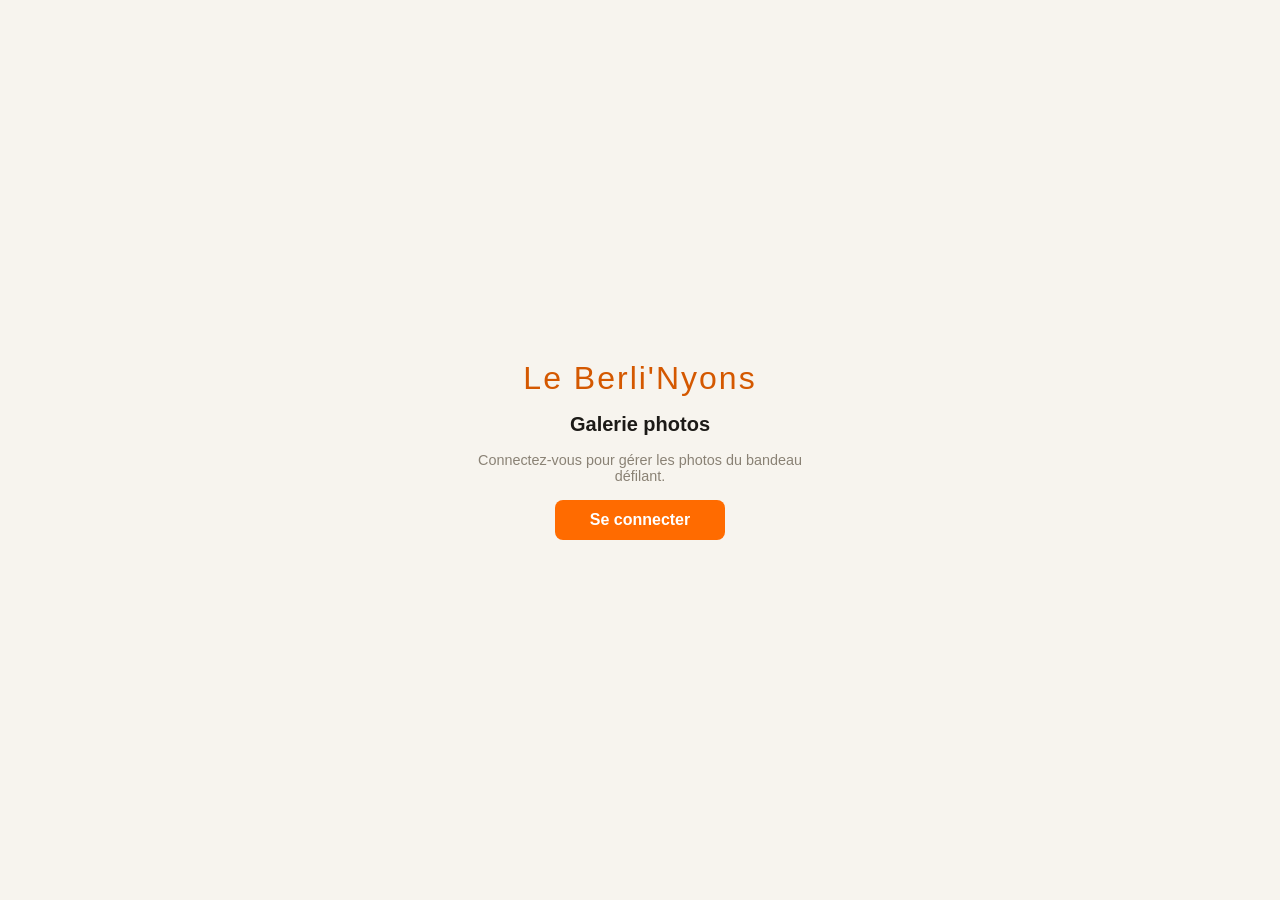
<file: admin/creations.html>
<!DOCTYPE html>
<html lang="fr">
<head>
  <meta charset="UTF-8">
  <meta name="viewport" content="width=device-width, initial-scale=1">
  <meta name="robots" content="noindex, nofollow">
  <title>Galerie photos — Admin Le Berli'Nyons</title>
  <link rel="icon" href="../assets/logo-hd.jpg">
  <link rel="stylesheet" href="admin.css">
  <script src="https://identity.netlify.com/v1/netlify-identity-widget.js"></script>
</head>
<body>

  <div id="loginScreen">
    <div class="brand">Le Berli'Nyons</div>
    <h1>Galerie photos</h1>
    <p>Connectez-vous pour gérer les photos du bandeau défilant.</p>
    <button class="btn-login" onclick="CMS.login()">Se connecter</button>
  </div>

  <div id="adminScreen">
    <div class="topbar">
      <h1>🖼️ Galerie photos</h1>
      <span class="status" id="statusEl"></span>
      <a href="index.html" class="btn btn-ghost btn-sm">← Admin</a>
      <a href="../index.html#galerie" target="_blank" class="btn btn-ghost btn-sm">Voir le site ↗</a>
      <button class="btn-text" onclick="CMS.logout()">Déconnexion</button>
    </div>

    <div class="panel active">
      <div class="panel-header">
        <h2>Photos de la galerie</h2>
        <button class="btn btn-primary btn-sm" onclick="openModal(-1)">+ Ajouter une photo</button>
      </div>
      <p class="panel-hint">Ces photos défilent dans la section « Galerie » de la page d'accueil. Changez l'ordre avec les flèches. Décochez « Visible » pour masquer une photo sans la supprimer.</p>
      <div class="card-list" id="list"><div class="loading">Chargement…</div></div>
    </div>
  </div>

  <!-- Modal -->
  <div class="overlay" id="overlay">
    <div class="modal" role="dialog">
      <button class="modal-close" onclick="closeModal()">&times;</button>
      <h2 id="modalTitle">Nouvelle photo</h2>

      <div class="fg">
        <label>Photo *</label>
        <div class="photo-slot__wrap" style="max-width:260px" id="photoWrap">
          <input type="file" accept="image/*" id="photoInput" onchange="onPhoto(this)">
          <div class="photo-slot__empty" id="photoEmpty">📷<span>Cliquer pour choisir</span></div>
          <img id="photoImg" style="display:none" alt="">
        </div>
        <p class="photo-slot__hint" id="photoHint" style="text-align:left">JPG ou PNG. Cliquez pour remplacer.</p>
        <button type="button" class="recrop-link" onclick="recrop()">✂️ Recadrer la photo actuelle</button>
      </div>

      <div class="fg">
        <label>Légende (facultatif)</label>
        <input type="text" id="f_nom" placeholder="Ex : Notre terrasse au soleil">
        <span class="hint">Sert de description pour l'accessibilité et Google. Non affichée.</span>
      </div>

      <div class="fg" style="flex-direction:row;align-items:center;gap:.5rem">
        <input type="checkbox" id="f_visible" checked style="width:auto">
        <label for="f_visible" style="text-transform:none;letter-spacing:0;font-size:.9rem;color:var(--ink)">Visible sur le site</label>
      </div>

      <div class="modal-footer">
        <button class="btn btn-ghost" onclick="closeModal()">Annuler</button>
        <button class="btn btn-primary" id="saveBtn" onclick="saveItem()">Enregistrer</button>
      </div>
    </div>
  </div>

  <script src="cms.js"></script>
  <script src="cropper.js"></script>
  <script>
  (function () {
    'use strict';
    var FILE = 'data/creations.json';
    var data = { creations: [] }, sha = '', edit = -1, pendingImg = null;

    CMS.requireAuth(load);

    function load() {
      CMS.status('saving', 'Chargement…');
      CMS.load(FILE).then(function (r) {
        data = r.data; sha = r.sha;
        if (!Array.isArray(data.creations)) data.creations = [];
        CMS.status('', ''); render();
      }).catch(function (e) { CMS.status('error', 'Erreur de chargement'); console.error(e); });
    }

    function persist(msg) {
      CMS.status('saving', 'Enregistrement…');
      return CMS.save(FILE, data, sha, msg).then(function (newSha) {
        sha = newSha; CMS.status('saved', 'Enregistré ✓');
        setTimeout(function () { CMS.status('', ''); }, 3000);
      }).catch(function (e) { CMS.status('error', 'Erreur'); console.error(e); throw e; });
    }

    function render() {
      var el = document.getElementById('list');
      if (!data.creations.length) { el.innerHTML = '<div class="placeholder">Aucune photo. Cliquez « + Ajouter une photo ».</div>'; return; }
      el.innerHTML = '';
      data.creations.forEach(function (c, i) {
        var d = document.createElement('div'); d.className = 'item-card';
        var img = c.image ? '<img class="thumb" src="' + CMS.esc(CMS.imgSrc(c.image)) + '" alt="">' : '<div class="no-thumb">🖼️</div>';
        d.innerHTML = img +
          '<div class="item-card__body">' +
            '<div class="item-card__title">Photo ' + (i + 1) + (c.visible === false ? '<span class="badge-hidden">Masquée</span>' : '') + '</div>' +
            '<div class="item-card__text">' + CMS.eh(c.nom || '') + '</div>' +
          '</div>' +
          '<div class="item-card__actions">' +
            '<button class="btn btn-ghost btn-sm" onclick="move(' + i + ',-1)" ' + (i === 0 ? 'disabled' : '') + ' title="Monter">↑</button>' +
            '<button class="btn btn-ghost btn-sm" onclick="move(' + i + ',1)" ' + (i === data.creations.length - 1 ? 'disabled' : '') + ' title="Descendre">↓</button>' +
            '<button class="btn btn-ghost btn-sm" onclick="openModal(' + i + ')" title="Modifier">✏️</button>' +
            '<button class="btn btn-danger btn-sm" onclick="del(' + i + ')" title="Supprimer">🗑</button>' +
          '</div>';
        el.appendChild(d);
      });
    }

    window.move = function (i, dir) {
      var j = i + dir; if (j < 0 || j >= data.creations.length) return;
      var tmp = data.creations[i]; data.creations[i] = data.creations[j]; data.creations[j] = tmp;
      render(); persist('Réordonner la galerie');
    };

    window.openModal = function (i) {
      edit = i; pendingImg = null;
      var c = i === -1 ? {} : data.creations[i];
      document.getElementById('modalTitle').textContent = i === -1 ? 'Nouvelle photo' : 'Modifier la photo';
      document.getElementById('f_nom').value = c.nom || '';
      document.getElementById('f_visible').checked = c.visible !== false;
      document.getElementById('photoHint').textContent = 'JPG ou PNG. Cliquez pour remplacer.';
      setPhoto(c.image || '');
      document.getElementById('overlay').classList.add('open');
    };
    window.closeModal = function () { document.getElementById('overlay').classList.remove('open'); };

    function setPhoto(path) {
      var img = document.getElementById('photoImg'), empty = document.getElementById('photoEmpty');
      if (path) { img.src = CMS.imgSrc(path); img.style.display = 'block'; empty.style.display = 'none'; }
      else { img.style.display = 'none'; empty.style.display = 'flex'; }
    }

    var CROP = { ratio: 4 / 3, title: 'Photo de la galerie' };
    function runPhoto(src) {
      var hint = document.getElementById('photoHint');
      CMS.pickAndUpload(src, CROP, document.getElementById('photoWrap'), hint).then(function (path) {
        if (!path) return;
        pendingImg = path; setPhoto(path); hint.textContent = 'Photo prête ✓ — cliquez « Enregistrer ».';
      });
    }
    window.onPhoto = function (input) {
      var f = input.files && input.files[0]; input.value = '';
      if (f) runPhoto(f);
    };
    window.recrop = function () {
      var cur = pendingImg || (edit !== -1 && data.creations[edit] ? data.creations[edit].image : '');
      if (cur) runPhoto(CMS.imgSrc(cur));
    };

    window.saveItem = function () {
      var c = edit === -1 ? {} : data.creations[edit];
      if (!pendingImg && !c.image) { alert('Choisissez une photo.'); return; }
      var btn = document.getElementById('saveBtn'); btn.disabled = true;
      c.nom = document.getElementById('f_nom').value.trim();
      c.visible = document.getElementById('f_visible').checked;
      if (pendingImg) c.image = pendingImg;
      if (!c.id) c.id = 'ga' + Date.now();
      if (edit === -1) data.creations.push(c);
      persist((edit === -1 ? 'Ajout photo galerie' : 'Modif photo galerie'))
        .then(function () { closeModal(); render(); })
        .finally(function () { btn.disabled = false; });
    };

    window.del = function (i) {
      if (!confirm('Supprimer cette photo de la galerie ?')) return;
      data.creations.splice(i, 1);
      persist('Suppression photo galerie').then(render);
    };

    document.getElementById('overlay').addEventListener('click', function (e) { if (e.target === this) closeModal(); });
    document.addEventListener('keydown', function (e) { if (e.key === 'Escape') closeModal(); });
  })();
  </script>
</body>
</html>
</file>
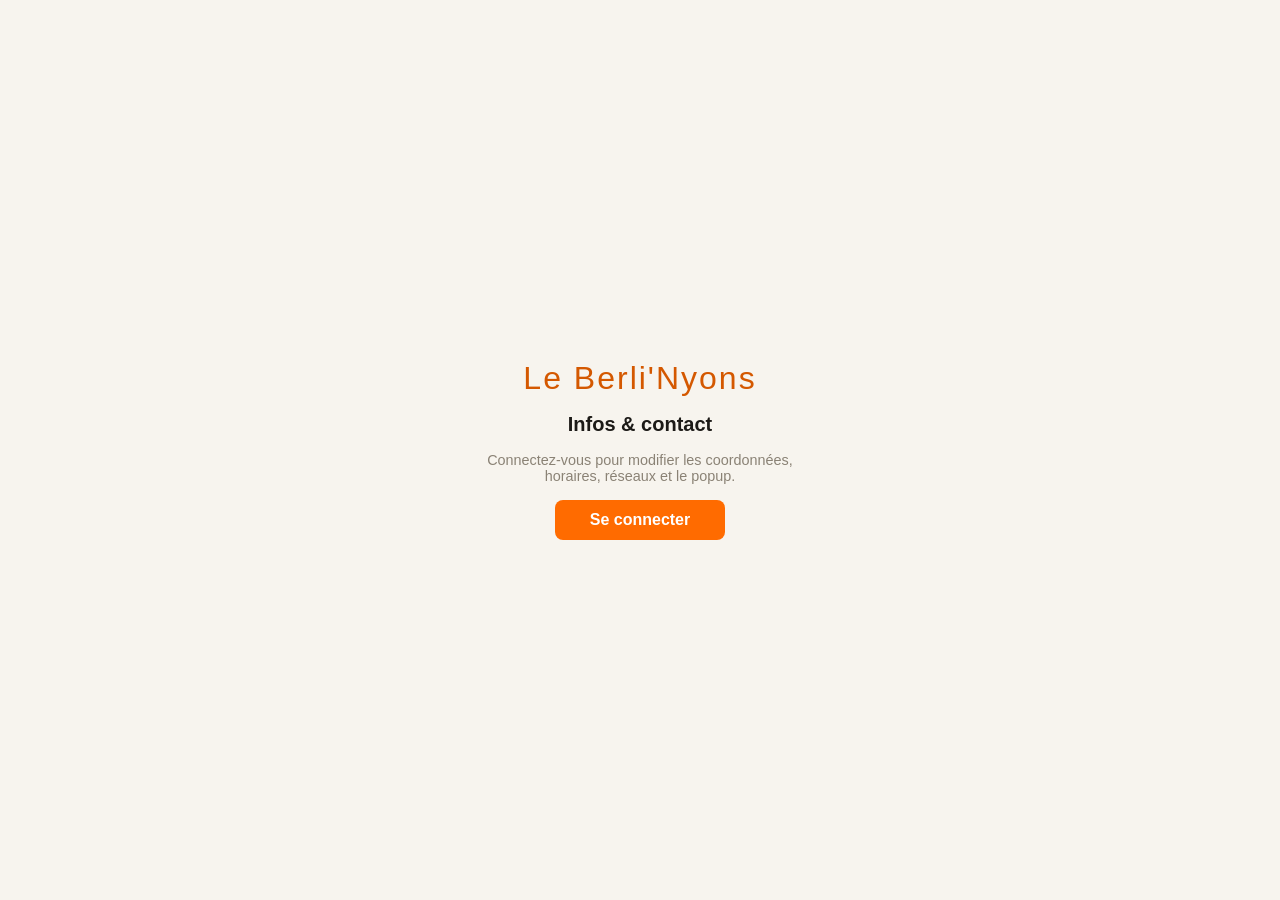
<file: admin/infos.html>
<!DOCTYPE html>
<html lang="fr">
<head>
  <meta charset="UTF-8">
  <meta name="viewport" content="width=device-width, initial-scale=1">
  <meta name="robots" content="noindex, nofollow">
  <title>Infos & contact — Admin Le Berli'Nyons</title>
  <link rel="icon" href="../assets/logo-hd.jpg">
  <link rel="stylesheet" href="admin.css">
  <script src="https://identity.netlify.com/v1/netlify-identity-widget.js"></script>
</head>
<body>

  <div id="loginScreen">
    <div class="brand">Le Berli'Nyons</div>
    <h1>Infos &amp; contact</h1>
    <p>Connectez-vous pour modifier les coordonnées, horaires, réseaux et le popup.</p>
    <button class="btn-login" onclick="CMS.login()">Se connecter</button>
  </div>

  <div id="adminScreen">
    <div class="topbar">
      <h1>⚙️ Infos &amp; contact</h1>
      <span class="status" id="statusEl"></span>
      <a href="index.html" class="btn btn-ghost btn-sm">← Admin</a>
      <a href="../index.html#contact" target="_blank" class="btn btn-ghost btn-sm">Voir le site ↗</a>
      <button class="btn-text" onclick="CMS.logout()">Déconnexion</button>
    </div>

    <div class="panel active">
      <div class="section-card">
        <p class="section-card__title">📍 Coordonnées</p>
        <div class="fg"><label>Adresse</label><input type="text" id="adresse" placeholder="28 Rue des Grands Forts"></div>
        <div class="frow">
          <div class="fg"><label>Code postal</label><input type="text" id="code_postal" placeholder="26110"></div>
          <div class="fg"><label>Ville</label><input type="text" id="ville" placeholder="Nyons"></div>
        </div>
        <div class="frow">
          <div class="fg"><label>Téléphone</label><input type="text" id="telephone" placeholder="07 82 57 53 54"><span class="hint">Utilisé pour le bouton « Commander », les liens d'appel et la page contact.</span></div>
          <div class="fg"><label>Email</label><input type="text" id="email" placeholder="leberlinyons@gmail.com"></div>
        </div>
        <p class="panel-hint" style="margin:0">La carte Google Maps et le bouton « Itinéraire » se mettent à jour automatiquement avec l'adresse.</p>
      </div>

      <div class="section-card">
        <p class="section-card__title">📱 Réseaux sociaux &amp; avis</p>
        <div class="fg"><label>Lien Instagram</label><input type="text" id="instagram" placeholder="https://www.instagram.com/leberlinyons/"></div>
        <div class="fg"><label>Lien Facebook (page)</label><input type="text" id="facebook" placeholder="https://www.facebook.com/..."><span class="hint">Sert aussi au widget « Les amis du Berli ».</span></div>
        <div class="fg"><label>Lien « Voir tous les avis Google »</label><input type="text" id="avis_google_url" placeholder="https://www.google.com/..."></div>
      </div>

      <div class="section-card">
        <p class="section-card__title">❄️ Horaires — Hiver</p>
        <p class="panel-hint" style="margin-bottom:1rem">Saisissez les horaires de chaque jour (ex : <em>12h-14h / 19h-21h</em>). Écrivez <em>Fermé</em> pour un jour de fermeture.</p>
        <div class="fg"><label>Petite ligne sous le titre</label><input type="text" id="hiver_detail" placeholder="Fermeture à 21h"></div>
        <div class="frow" id="hiverDays"></div>
      </div>

      <div class="section-card">
        <p class="section-card__title">☀️ Horaires — Été</p>
        <div class="fg"><label>Petite ligne sous le titre</label><input type="text" id="ete_detail" placeholder="Juillet – Août / Fermeture à 22h"></div>
        <div class="frow" id="eteDays"></div>
      </div>

      <div class="section-card">
        <p class="section-card__title">🔔 Popup / annonce sur le site</p>
        <p class="panel-hint" style="margin-bottom:1rem">Une petite bannière qui apparaît en bas de l'écran pour annoncer une nouveauté, une fermeture exceptionnelle, un événement…</p>
        <div class="fg" style="flex-direction:row;align-items:center;gap:.5rem">
          <input type="checkbox" id="p_actif" style="width:auto">
          <label for="p_actif" style="text-transform:none;letter-spacing:0;font-size:.9rem;color:var(--ink)">Afficher l'annonce sur le site</label>
        </div>
        <div class="fg"><label>Message</label><textarea id="p_message" rows="2" placeholder="🎉 Nouveauté : le menu Bivouak est arrivé !"></textarea></div>
        <div class="frow">
          <div class="fg"><label>Texte du bouton</label><input type="text" id="p_cta_label" placeholder="Voir la carte"></div>
          <div class="fg"><label>Lien du bouton</label><input type="text" id="p_cta_url" placeholder="#menu"><span class="hint">Ex : #menu, #contact ou une adresse complète (https://…)</span></div>
        </div>
        <div class="fg" style="max-width:260px"><label>Délai d'apparition (secondes)</label><input type="number" id="p_delai" min="0" value="5"></div>
      </div>

      <div class="form-save-row">
        <button class="btn btn-primary" id="saveBtn" onclick="saveAll()">Enregistrer</button>
      </div>
    </div>
  </div>

  <script src="cms.js"></script>
  <script>
  (function () {
    'use strict';
    var FILE = 'data/infos.json';
    var DAYS = ['lundi', 'mardi', 'mercredi', 'jeudi', 'vendredi', 'samedi', 'dimanche'];
    var LABELS = { lundi: 'Lundi', mardi: 'Mardi', mercredi: 'Mercredi', jeudi: 'Jeudi', vendredi: 'Vendredi', samedi: 'Samedi', dimanche: 'Dimanche' };
    var data = {}, sha = '';
    function v(id) { return document.getElementById(id).value; }
    function setv(id, val) { var el = document.getElementById(id); if (el) el.value = val == null ? '' : val; }

    // Génère les 7 champs par saison
    ['hiver', 'ete'].forEach(function (s) {
      var ctn = document.getElementById(s + 'Days');
      DAYS.forEach(function (d) {
        var fg = document.createElement('div'); fg.className = 'fg';
        fg.innerHTML = '<label>' + LABELS[d] + '</label><input type="text" id="' + s + '_' + d + '" placeholder="12h-14h / 19h-21h">';
        ctn.appendChild(fg);
      });
    });

    CMS.requireAuth(load);

    function load() {
      CMS.status('saving', 'Chargement…');
      CMS.load(FILE).then(function (r) {
        data = r.data || {}; sha = r.sha;
        var h = data.horaires || {}, p = data.popup || {};
        setv('adresse', data.adresse); setv('code_postal', data.code_postal); setv('ville', data.ville);
        setv('telephone', data.telephone); setv('email', data.email);
        setv('instagram', data.instagram); setv('facebook', data.facebook); setv('avis_google_url', data.avis_google_url);
        ['hiver', 'ete'].forEach(function (s) {
          var hs = h[s] || {};
          setv(s + '_detail', hs.detail);
          DAYS.forEach(function (d) { setv(s + '_' + d, hs[d]); });
        });
        document.getElementById('p_actif').checked = !!p.actif;
        setv('p_message', p.message); setv('p_cta_label', p.cta_label); setv('p_cta_url', p.cta_url);
        setv('p_delai', p.delai_secondes == null ? 5 : p.delai_secondes);
        CMS.status('', '');
      }).catch(function (e) { CMS.status('error', 'Erreur de chargement'); console.error(e); });
    }

    window.saveAll = function () {
      var btn = document.getElementById('saveBtn'); btn.disabled = true;
      data.adresse = v('adresse').trim();
      data.code_postal = v('code_postal').trim();
      data.ville = v('ville').trim();
      data.telephone = v('telephone').trim();
      // Numéro pour les liens d'appel : 07 82… → +33782…
      var raw = data.telephone.replace(/[^0-9+]/g, '');
      if (/^0\d{9}$/.test(raw)) raw = '+33' + raw.slice(1);
      data.telephone_raw = raw;
      data.email = v('email').trim();
      data.instagram = v('instagram').trim();
      data.facebook = v('facebook').trim();
      data.avis_google_url = v('avis_google_url').trim();
      data.horaires = {};
      ['hiver', 'ete'].forEach(function (s) {
        data.horaires[s] = { detail: v(s + '_detail').trim() };
        DAYS.forEach(function (d) { data.horaires[s][d] = v(s + '_' + d).trim(); });
      });
      data.popup = {
        actif: document.getElementById('p_actif').checked,
        message: v('p_message').trim(),
        cta_label: v('p_cta_label').trim(),
        cta_url: v('p_cta_url').trim(),
        delai_secondes: parseInt(v('p_delai')) || 0
      };
      if (data.netlify_hook == null) data.netlify_hook = '';
      CMS.status('saving', 'Enregistrement…');
      CMS.save(FILE, data, sha, 'Mise à jour infos & contact').then(function (newSha) {
        sha = newSha; CMS.status('saved', 'Enregistré ✓');
        setTimeout(function () { CMS.status('', ''); }, 3000);
      }).catch(function (e) { CMS.status('error', 'Erreur'); console.error(e); })
        .finally(function () { btn.disabled = false; });
    };
  })();
  </script>
</body>
</html>
</file>
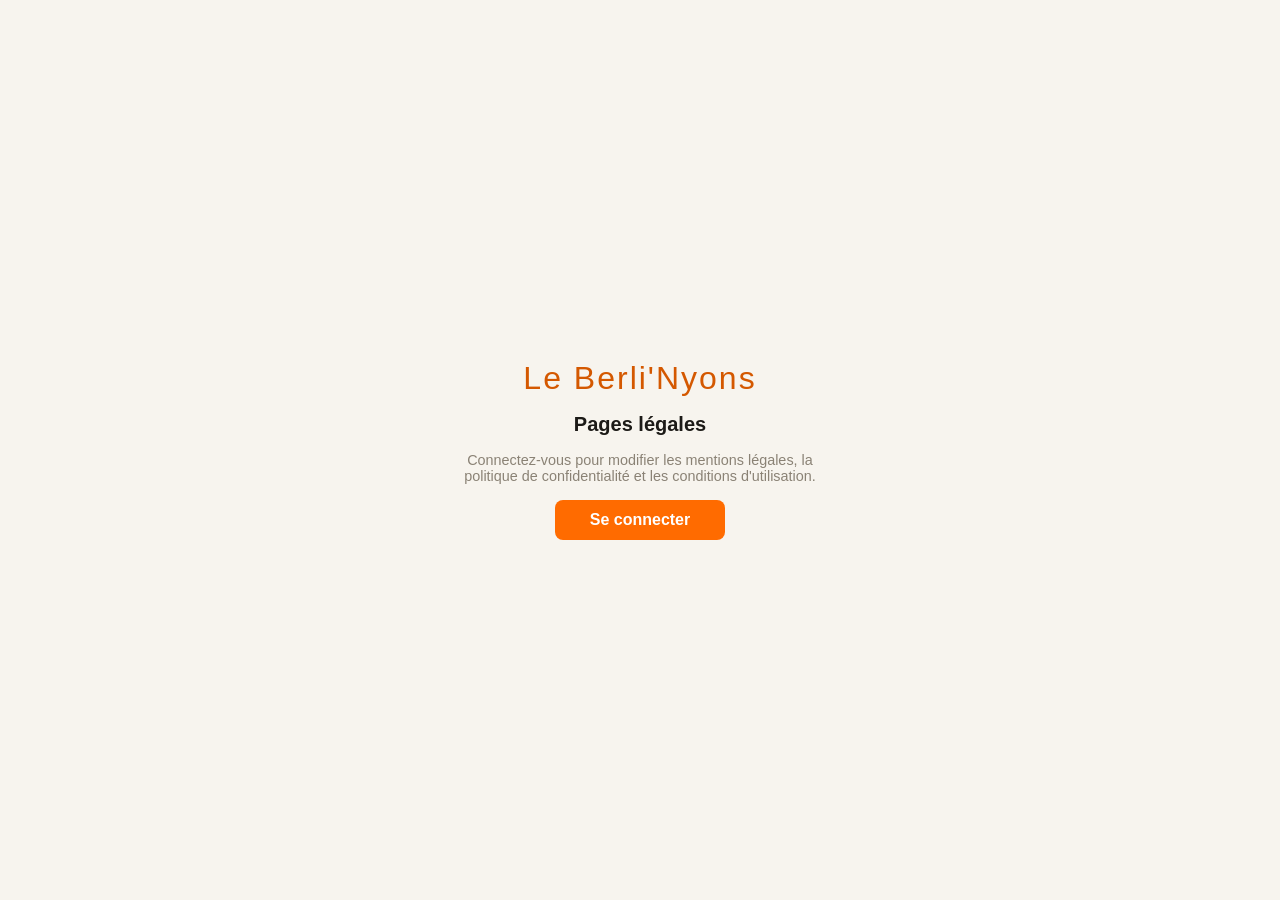
<file: admin/legal.html>
<!DOCTYPE html>
<html lang="fr">
<head>
  <meta charset="UTF-8">
  <meta name="viewport" content="width=device-width, initial-scale=1">
  <meta name="robots" content="noindex, nofollow">
  <title>Pages légales — Admin Le Berli'Nyons</title>
  <link rel="icon" href="../assets/logo-hd.jpg">
  <link rel="stylesheet" href="admin.css">
  <script src="https://identity.netlify.com/v1/netlify-identity-widget.js"></script>
  <style>
    .legal-editor { display: grid; grid-template-columns: 1fr 1fr; gap: 1rem; }
    @media (max-width: 820px) { .legal-editor { grid-template-columns: 1fr; } }
    .legal-editor textarea { width: 100%; min-height: 480px; font-family: ui-monospace, Menlo, monospace; font-size: .8rem; line-height: 1.5; padding: .8rem; border: 1.5px solid var(--border); border-radius: 8px; outline: none; }
    .legal-editor textarea:focus { border-color: var(--gold); }
    .preview { background: #fff; border: 1.5px solid var(--border); border-radius: 8px; padding: 1.2rem; overflow-y: auto; max-height: 560px; }
    .preview h2 { font-size: 1.1rem; margin: 1rem 0 .6rem; color: var(--gold-dark); border-bottom: 1px solid var(--border); padding-bottom: .4rem; }
    .preview h2:first-child { margin-top: 0; }
    .preview h3 { font-size: .92rem; margin: .8rem 0 .3rem; }
    .preview p, .preview li { font-size: .84rem; line-height: 1.6; margin-bottom: .5rem; color: #444; }
    .preview ul { padding-left: 1.2rem; }
    .preview a { color: var(--gold-dark); }
    .editor-label { font-size: .74rem; font-weight: 700; text-transform: uppercase; letter-spacing: .04em; color: var(--muted); margin-bottom: .35rem; display: block; }
    code { background: rgba(0,0,0,.05); padding: .1rem .3rem; border-radius: 4px; font-size: .78rem; }
  </style>
</head>
<body>

  <div id="loginScreen">
    <div class="brand">Le Berli'Nyons</div>
    <h1>Pages légales</h1>
    <p>Connectez-vous pour modifier les mentions légales, la politique de confidentialité et les conditions d'utilisation.</p>
    <button class="btn-login" onclick="CMS.login()">Se connecter</button>
  </div>

  <div id="adminScreen">
    <div class="topbar">
      <h1>📄 Pages légales</h1>
      <span class="status" id="statusEl"></span>
      <a href="index.html" class="btn btn-ghost btn-sm">← Admin</a>
      <button class="btn-text" onclick="CMS.logout()">Déconnexion</button>
    </div>

    <div class="tabs-wrap">
      <div class="tabs">
        <button class="tab active" data-tab="ml" onclick="switchTab('ml',this)">Mentions légales</button>
        <button class="tab" data-tab="pc" onclick="switchTab('pc',this)">Politique de confidentialité</button>
        <button class="tab" data-tab="cu" onclick="switchTab('cu',this)">Conditions d'utilisation</button>
      </div>
    </div>

    <div class="panel active" id="panel-ml">
      <p class="panel-hint">Contenu de la page <a href="../mentions-legales.html" target="_blank"><strong>Mentions légales</strong> ↗</a>. Balises simples autorisées : <code>&lt;h2&gt;Titre&lt;/h2&gt;</code>, <code>&lt;h3&gt;Sous-titre&lt;/h3&gt;</code>, <code>&lt;p&gt;paragraphe&lt;/p&gt;</code>, <code>&lt;strong&gt;gras&lt;/strong&gt;</code>, <code>&lt;br&gt;</code>. L'aperçu se met à jour en direct.</p>
      <div class="legal-editor">
        <div><span class="editor-label">Contenu (HTML)</span><textarea id="ed-ml" oninput="updatePreview('ml')"></textarea></div>
        <div><span class="editor-label">Aperçu</span><div class="preview" id="pv-ml"></div></div>
      </div>
      <div class="form-save-row"><button class="btn btn-primary" id="save-ml" onclick="save('ml')">Enregistrer les mentions légales</button></div>
    </div>

    <div class="panel" id="panel-pc">
      <p class="panel-hint">Contenu de la page <a href="../politique-confidentialite.html" target="_blank"><strong>Politique de confidentialité</strong> ↗</a>. Mêmes balises simples autorisées.</p>
      <div class="legal-editor">
        <div><span class="editor-label">Contenu (HTML)</span><textarea id="ed-pc" oninput="updatePreview('pc')"></textarea></div>
        <div><span class="editor-label">Aperçu</span><div class="preview" id="pv-pc"></div></div>
      </div>
      <div class="form-save-row"><button class="btn btn-primary" id="save-pc" onclick="save('pc')">Enregistrer la politique</button></div>
    </div>

    <div class="panel" id="panel-cu">
      <p class="panel-hint">Contenu de la page <a href="../conditions-utilisation.html" target="_blank"><strong>Conditions d'utilisation</strong> ↗</a>. Mêmes balises simples autorisées.</p>
      <div class="legal-editor">
        <div><span class="editor-label">Contenu (HTML)</span><textarea id="ed-cu" oninput="updatePreview('cu')"></textarea></div>
        <div><span class="editor-label">Aperçu</span><div class="preview" id="pv-cu"></div></div>
      </div>
      <div class="form-save-row"><button class="btn btn-primary" id="save-cu" onclick="save('cu')">Enregistrer les conditions</button></div>
    </div>
  </div>

  <script src="cms.js"></script>
  <script>
  (function () {
    'use strict';
    var FILE = 'data/mentions.json';
    var data = {}, sha = '';
    var MAP = { ml: 'mentions_legales', pc: 'politique_confidentialite', cu: 'conditions_utilisation' };
    var NAMES = { ml: 'mentions légales', pc: 'politique de confidentialité', cu: 'conditions d\'utilisation' };

    CMS.requireAuth(load);

    function load() {
      CMS.status('saving', 'Chargement…');
      CMS.load(FILE).then(function (r) {
        data = r.data || {}; sha = r.sha;
        Object.keys(MAP).forEach(function (id) {
          var k = MAP[id];
          data[k] = data[k] || { html: '' };
          document.getElementById('ed-' + id).value = data[k].html || '';
          updatePreview(id);
        });
        CMS.status('', '');
      }).catch(function (e) { CMS.status('error', 'Erreur de chargement'); console.error(e); });
    }

    window.switchTab = function (id, btn) {
      document.querySelectorAll('.panel').forEach(function (p) { p.classList.remove('active'); });
      document.querySelectorAll('.tab').forEach(function (t) { t.classList.remove('active'); });
      document.getElementById('panel-' + id).classList.add('active');
      btn.classList.add('active');
    };

    window.updatePreview = function (id) {
      document.getElementById('pv-' + id).innerHTML = document.getElementById('ed-' + id).value;
    };

    window.save = function (id) {
      var btn = document.getElementById('save-' + id); btn.disabled = true;
      data[MAP[id]] = { html: document.getElementById('ed-' + id).value };
      CMS.status('saving', 'Enregistrement…');
      CMS.save(FILE, data, sha, 'Mise à jour ' + NAMES[id]).then(function (newSha) {
        sha = newSha; CMS.status('saved', 'Enregistré ✓');
        setTimeout(function () { CMS.status('', ''); }, 3000);
      }).catch(function (e) { CMS.status('error', 'Erreur'); console.error(e); })
        .finally(function () { btn.disabled = false; });
    };
  })();
  </script>
</body>
</html>
</file>
<file: admin/admin.css>
/* ============================================================
   admin.css — Styles partagés de l'admin Le Berli'Nyons
   ============================================================ */
:root {
  --gold: #ff6b00;
  --gold-dark: #d45800;
  --ink: #1c1a17;
  --muted: #8a8275;
  --border: #e6e1d6;
  --bg: #f7f4ee;
  --surface: #ffffff;
  --danger: #d24b4b;
  --success: #3a9a5c;
  --r: 10px;
  --shadow: 0 2px 10px rgba(28, 26, 23, .08);
}
* { box-sizing: border-box; margin: 0; padding: 0; }
body {
  font-family: -apple-system, BlinkMacSystemFont, 'Segoe UI', sans-serif;
  font-size: 14px; background: var(--bg); color: var(--ink); min-height: 100vh;
}
a { color: var(--gold-dark); }

/* ---- Login ---- */
#loginScreen {
  display: flex; flex-direction: column; align-items: center; justify-content: center;
  min-height: 100vh; gap: 1rem; text-align: center; padding: 1.5rem;
}
#loginScreen .brand { font-family: 'Inter', -apple-system, sans-serif; font-size: 2rem; color: var(--gold-dark); letter-spacing: 2px; }
#loginScreen h1 { font-size: 1.25rem; font-weight: 600; }
#loginScreen p { color: var(--muted); font-size: .9rem; max-width: 360px; }
.btn-login {
  padding: .7rem 2.2rem; background: var(--gold); color: #fff; border: none;
  border-radius: 8px; font-size: 1rem; cursor: pointer; font-weight: 600;
}
.btn-login:hover { background: var(--gold-dark); }

#adminScreen { display: none; }

/* ---- Topbar ---- */
.topbar {
  background: var(--surface); border-bottom: 1px solid var(--border);
  padding: .65rem 1.25rem; display: flex; align-items: center; gap: .75rem;
  position: sticky; top: 0; z-index: 100; box-shadow: var(--shadow); flex-wrap: wrap;
}
.topbar h1 { font-size: 1rem; font-weight: 600; flex: 1; min-width: 120px; }
.status { font-size: .78rem; padding: .25rem .65rem; border-radius: 50px; }
.status.saving { color: var(--gold-dark); background: rgba(255, 107, 0, .14); }
.status.saved { color: var(--success); background: rgba(58, 154, 92, .12); }
.status.error { color: var(--danger); background: rgba(210, 75, 75, .12); }

/* ---- Hub (accueil admin) ---- */
header.hub-header {
  background: var(--surface); border-bottom: 1px solid var(--border);
  padding: .85rem 1.5rem; display: flex; align-items: center; justify-content: space-between;
  box-shadow: var(--shadow);
}
header.hub-header h1 { font-size: 1rem; font-weight: 600; }
.welcome { text-align: center; padding: 2.5rem 1.5rem .5rem; max-width: 560px; margin: 0 auto; }
.welcome h2 { font-size: 1.4rem; margin-bottom: .4rem; font-family: 'Inter', -apple-system, sans-serif; }
.welcome p { font-size: .92rem; color: var(--muted); }
.hub {
  max-width: 880px; margin: 1.5rem auto 4rem; padding: 0 1.25rem;
  display: grid; grid-template-columns: repeat(auto-fill, minmax(240px, 1fr)); gap: 1.25rem;
}
.hub-card {
  background: var(--surface); border: 1.5px solid var(--border); border-radius: var(--r);
  padding: 1.6rem 1.4rem; text-decoration: none; color: var(--ink);
  display: flex; flex-direction: column; gap: .6rem; box-shadow: var(--shadow);
  transition: transform .2s, box-shadow .2s, border-color .2s; cursor: pointer;
}
.hub-card:hover { transform: translateY(-3px); box-shadow: 0 8px 24px rgba(28, 26, 23, .13); border-color: var(--gold); }
.hub-card__icon { font-size: 2rem; line-height: 1; }
.hub-card__title { font-size: 1.05rem; font-weight: 600; }
.hub-card__desc { font-size: .82rem; color: var(--muted); line-height: 1.55; }
.hub-card__arrow { margin-top: auto; font-size: .85rem; color: var(--gold-dark); font-weight: 600; }

/* ---- Tabs ---- */
.tabs-wrap { background: var(--surface); border-bottom: 1px solid var(--border); padding: 0 1.25rem; }
.tabs { display: flex; gap: 0; overflow-x: auto; max-width: 900px; margin: 0 auto; }
.tab {
  padding: .7rem 1.1rem; background: none; border: none; border-bottom: 2px solid transparent;
  margin-bottom: -1px; cursor: pointer; font-size: .88rem; font-weight: 500; color: var(--muted);
  white-space: nowrap; transition: color .2s;
}
.tab:hover { color: var(--ink); }
.tab.active { color: var(--gold-dark); border-bottom-color: var(--gold); }

/* ---- Panels ---- */
.panel { display: none; padding: 1.5rem 1.25rem; max-width: 900px; margin: 0 auto; }
.panel.active { display: block; }
.panel-header { display: flex; align-items: center; justify-content: space-between; margin-bottom: .5rem; flex-wrap: wrap; gap: .75rem; }
.panel-header h2 { font-size: 1.05rem; font-weight: 600; }
.panel-hint { font-size: .82rem; color: var(--muted); margin-bottom: 1.25rem; line-height: 1.55; }

/* ---- Buttons ---- */
.btn { padding: .5rem .95rem; border: none; border-radius: 7px; font-size: .85rem; font-weight: 600; cursor: pointer; transition: opacity .15s, background .15s; }
.btn:hover { opacity: .9; }
.btn:disabled { opacity: .5; cursor: default; }
.btn-primary { background: var(--gold); color: #fff; }
.btn-primary:hover { background: var(--gold-dark); opacity: 1; }
.btn-danger { background: var(--danger); color: #fff; }
.btn-ghost { background: transparent; border: 1.5px solid var(--border); color: var(--ink); }
.btn-sm { padding: .3rem .6rem; font-size: .76rem; }
.btn-text { background: none; border: none; color: var(--muted); font-size: .8rem; cursor: pointer; text-decoration: underline; }

/* ---- Item cards (listes avis / créations) ---- */
.card-list { display: flex; flex-direction: column; gap: .75rem; }
.item-card { background: var(--surface); border: 1px solid var(--border); border-radius: var(--r); padding: 1rem; display: flex; gap: 1rem; align-items: flex-start; box-shadow: var(--shadow); }
.item-card img.thumb { width: 70px; height: 70px; object-fit: cover; border-radius: 8px; flex-shrink: 0; background: #f0ece6; }
.item-card .no-thumb { width: 70px; height: 70px; border-radius: 8px; background: #f0ece6; display: flex; align-items: center; justify-content: center; color: #c4bcae; flex-shrink: 0; font-size: 1.4rem; }
.item-card__body { flex: 1; min-width: 0; }
.item-card__title { font-weight: 600; margin-bottom: .3rem; font-size: .95rem; }
.item-card__text { font-size: .82rem; color: var(--muted); line-height: 1.5; }
.item-card__meta { font-size: .76rem; color: var(--muted); margin-top: .4rem; }
.item-card__actions { display: flex; flex-direction: column; gap: .35rem; flex-shrink: 0; }
.badge-hidden { display: inline-block; font-size: .68rem; font-weight: 700; padding: .12rem .5rem; border-radius: 50px; background: rgba(210, 75, 75, .12); color: var(--danger); margin-left: .4rem; }

/* ---- Form groups ---- */
.fg { display: flex; flex-direction: column; gap: .3rem; margin-bottom: .9rem; }
.fg label { font-size: .74rem; font-weight: 700; text-transform: uppercase; letter-spacing: .04em; color: var(--muted); }
.fg input, .fg select, .fg textarea {
  padding: .55rem .7rem; border: 1.5px solid var(--border); border-radius: 7px; font-size: .92rem;
  font-family: inherit; outline: none; transition: border-color .2s; background: #fff; color: var(--ink); width: 100%;
}
.fg input:focus, .fg select:focus, .fg textarea:focus { border-color: var(--gold); }
.fg textarea { resize: vertical; min-height: 80px; line-height: 1.5; }
.fg .hint { font-size: .72rem; color: var(--muted); font-weight: 400; text-transform: none; letter-spacing: 0; }
.frow { display: grid; grid-template-columns: 1fr 1fr; gap: .75rem; }
.lang-row { display: grid; grid-template-columns: 1fr 1fr; gap: .75rem; }
@media (max-width: 640px) { .frow, .lang-row { grid-template-columns: 1fr; } }
.lang-tag { display: inline-block; font-size: .66rem; font-weight: 700; padding: .1rem .4rem; border-radius: 4px; background: rgba(255,107,0,.16); color: var(--gold-dark); margin-right: .35rem; }
.form-save-row { display: flex; justify-content: flex-end; gap: .6rem; margin-top: 1rem; padding-top: 1rem; border-top: 1px solid var(--border); }

/* ---- Section card (groupes de textes) ---- */
.section-card { background: var(--surface); border: 1px solid var(--border); border-radius: var(--r); padding: 1.25rem; margin-bottom: 1rem; box-shadow: var(--shadow); }
.section-card__title { font-size: .9rem; font-weight: 700; margin-bottom: 1rem; color: var(--ink); display: flex; align-items: center; gap: .4rem; }

/* ---- Photo slots ---- */
.photos-grid { display: grid; grid-template-columns: repeat(auto-fill, minmax(200px, 1fr)); gap: 1rem; }
.photo-slot { background: var(--surface); border: 1px solid var(--border); border-radius: var(--r); padding: .85rem; box-shadow: var(--shadow); }
.photo-slot__label { font-size: .72rem; font-weight: 700; text-transform: uppercase; letter-spacing: .04em; color: var(--muted); margin-bottom: .55rem; display: block; }
.photo-slot__wrap { position: relative; border: 2px dashed var(--border); border-radius: 7px; overflow: hidden; cursor: pointer; aspect-ratio: 4/3; transition: border-color .2s; }
.photo-slot__wrap:hover { border-color: var(--gold); }
.photo-slot__wrap input[type="file"] { position: absolute; inset: 0; opacity: 0; cursor: pointer; width: 100%; height: 100%; }
.photo-slot__wrap img { width: 100%; height: 100%; object-fit: cover; display: block; }
.photo-slot__empty { display: flex; align-items: center; justify-content: center; height: 100%; color: var(--muted); font-size: .8rem; flex-direction: column; gap: .35rem; padding: .75rem; text-align: center; }
.photo-slot__hint { font-size: .72rem; color: var(--muted); margin-top: .4rem; text-align: center; }

/* ---- Modal / overlay ---- */
.overlay { display: none; position: fixed; inset: 0; background: rgba(0, 0, 0, .45); z-index: 1000; overflow-y: auto; padding: 2rem 1rem; }
.overlay.open { display: flex; align-items: flex-start; justify-content: center; }
.modal { background: var(--surface); border-radius: 12px; width: 100%; max-width: 540px; padding: 1.5rem; box-shadow: 0 24px 64px rgba(0, 0, 0, .28); position: relative; margin: auto; }
.modal h2 { font-size: 1.05rem; font-weight: 600; margin-bottom: 1.25rem; }
.modal-close { position: absolute; top: .8rem; right: .9rem; background: none; border: none; font-size: 1.5rem; cursor: pointer; color: var(--muted); line-height: 1; }
.modal-close:hover { color: var(--ink); }
.modal-footer { display: flex; gap: .6rem; justify-content: flex-end; margin-top: 1.25rem; padding-top: 1rem; border-top: 1px solid var(--border); }

.placeholder { text-align: center; padding: 2.5rem; color: var(--muted); }
.loading { text-align: center; padding: 3rem; color: var(--muted); }

/* ---- Recadrage d'images (cropper.js) ---- */
.crop-overlay { display: none; position: fixed; inset: 0; background: rgba(0, 0, 0, .6); z-index: 2000; overflow-y: auto; padding: 1.5rem .75rem; }
.crop-overlay.open { display: flex; align-items: flex-start; justify-content: center; }
.crop-modal { background: var(--surface); border-radius: 12px; width: 100%; max-width: 760px; padding: 1.25rem; box-shadow: 0 24px 64px rgba(0, 0, 0, .35); margin: auto; }
.crop-head { display: flex; align-items: baseline; gap: .75rem; flex-wrap: wrap; margin-bottom: .75rem; }
.crop-title { font-size: 1.05rem; font-weight: 600; }
.crop-sub { font-size: .76rem; color: var(--muted); }
.crop-ratios { display: flex; flex-wrap: wrap; gap: .35rem; margin-bottom: .75rem; }
.crop-chip { border: 1.5px solid var(--border); background: #fff; color: var(--ink); border-radius: 50px; padding: .3rem .7rem; font-size: .76rem; cursor: pointer; font-family: inherit; }
.crop-chip:hover { border-color: var(--gold); }
.crop-chip.active { background: var(--gold); border-color: var(--gold); color: #fff; }
.crop-chip.rec { font-weight: 700; }
.crop-stage { position: relative; width: 100%; background: #1c1a17; border-radius: 8px; overflow: hidden; }
.crop-canvas { display: block; width: 100%; height: auto; cursor: grab; touch-action: none; }
.crop-canvas:active { cursor: grabbing; }
.crop-loading { position: absolute; inset: 0; display: flex; align-items: center; justify-content: center; color: #fff; font-size: .9rem; background: rgba(0,0,0,.4); }
.crop-tools { display: flex; align-items: center; gap: 1rem; flex-wrap: wrap; margin-top: .75rem; }
.crop-zoom { display: flex; align-items: center; gap: .5rem; font-size: .8rem; color: var(--muted); flex: 1 1 220px; }
.crop-zoom input { flex: 1; accent-color: var(--gold); }
.crop-btns { display: flex; gap: .35rem; flex-wrap: wrap; }
.crop-hint { font-size: .76rem; color: var(--muted); margin-top: .6rem; line-height: 1.5; }
.crop-footer { display: flex; gap: .6rem; justify-content: flex-end; flex-wrap: wrap; margin-top: 1rem; padding-top: 1rem; border-top: 1px solid var(--border); }
.photo-slot__crop { display: block; width: 100%; margin-top: .5rem; }
.recrop-link { font-size: .78rem; color: var(--gold-dark); cursor: pointer; text-decoration: underline; background: none; border: none; padding: 0; font-family: inherit; }
</file>
<file: styles.css>
/* ===== CUSTOM CURSOR ===== */
.cursor,
.cursor-follower {
  display: none;
}

@media (hover: hover) and (pointer: fine) and (min-width: 901px) {
  .cursor,
  .cursor-follower {
    display: block;
    position: fixed;
    pointer-events: none;
    z-index: 10000;
    border-radius: 50%;
    transform: translate(-50%, -50%);
  }

  .cursor {
    width: 8px;
    height: 8px;
    background: var(--orange);
    box-shadow: 0 0 10px var(--orange);
  }

  .cursor-follower {
    width: 32px;
    height: 32px;
    border: 1px solid rgba(255, 107, 0, 0.5);
    transition: transform 0.15s ease-out, width 0.2s ease, height 0.2s ease, border-color 0.2s ease;
  }

  .cursor-follower.hover {
    width: 50px;
    height: 50px;
    border-color: var(--orange);
  }

  body {
    cursor: none;
  }

  a, button, [role="button"] {
    cursor: none;
  }
}

/* ===== VARIABLES ===== */
:root {
  --black: #0a0a0a;
  --black-light: #141414;
  --black-lighter: #1a1a1a;
  --gray-900: #222222;
  --gray-800: #333333;
  --gray-700: #444444;
  --gray-600: #666666;
  --gray-500: #888888;
  --gray-400: #aaaaaa;
  --gray-300: #cccccc;
  --gray-200: #e5e5e5;
  --gray-100: #f5f5f5;
  --white: #ffffff;

  --orange: #ff6b00;
  --orange-light: #ff8533;
  --orange-dark: #e05a00;
  --orange-glow: rgba(255, 107, 0, 0.15);
  --orange-glow-strong: rgba(255, 107, 0, 0.3);

  --font: 'Inter', -apple-system, BlinkMacSystemFont, 'Segoe UI', Roboto, sans-serif;
  --radius: 12px;
  --radius-lg: 20px;
  --radius-xl: 28px;
  --shadow: 0 4px 24px rgba(0, 0, 0, 0.12);
  --shadow-lg: 0 12px 48px rgba(0, 0, 0, 0.2);
  --transition: 0.25s cubic-bezier(0.4, 0, 0.2, 1);
  --max-width: 1200px;
}

/* ===== RESET ===== */
*, *::before, *::after {
  box-sizing: border-box;
  margin: 0;
  padding: 0;
}

html {
  scroll-behavior: smooth;
}

body {
  font-family: var(--font);
  background: var(--black);
  color: var(--white);
  line-height: 1.6;
  -webkit-font-smoothing: antialiased;
  overflow-x: hidden;
}

img {
  max-width: 100%;
  display: block;
}

a {
  color: inherit;
  text-decoration: none;
}

button {
  font-family: inherit;
  cursor: pointer;
  border: none;
  background: none;
}

ul, ol {
  list-style: none;
}

/* ===== UTILITIES ===== */
.skip {
  position: absolute;
  left: -9999px;
  top: auto;
  width: 1px;
  height: 1px;
  overflow: hidden;
}

.skip:focus {
  left: 20px;
  top: 20px;
  width: auto;
  height: auto;
  padding: 12px 16px;
  background: var(--orange);
  color: var(--white);
  border-radius: var(--radius);
  z-index: 9999;
}

.container {
  max-width: var(--max-width);
  margin: 0 auto;
  padding: 0 24px;
}

/* ===== PARTICLES BACKGROUND ===== */
.particles-bg {
  position: fixed;
  top: 0;
  left: 0;
  width: 100%;
  height: 100%;
  pointer-events: none;
  z-index: 0;
}

/* ===== FLOATING ORBS DECORATION ===== */
body::before,
body::after {
  content: '';
  position: fixed;
  border-radius: 50%;
  pointer-events: none;
  z-index: 0;
}

body::before {
  width: 600px;
  height: 600px;
  background: radial-gradient(circle, rgba(255, 107, 0, 0.08), transparent 70%);
  top: -200px;
  right: -200px;
  animation: floatOrb1 20s ease-in-out infinite;
}

body::after {
  width: 500px;
  height: 500px;
  background: radial-gradient(circle, rgba(255, 107, 0, 0.06), transparent 70%);
  bottom: -150px;
  left: -150px;
  animation: floatOrb2 25s ease-in-out infinite;
}

@keyframes floatOrb1 {
  0%, 100% { transform: translate(0, 0) scale(1); }
  25% { transform: translate(-50px, 50px) scale(1.1); }
  50% { transform: translate(-100px, 0) scale(1); }
  75% { transform: translate(-50px, -50px) scale(0.9); }
}

@keyframes floatOrb2 {
  0%, 100% { transform: translate(0, 0) scale(1); }
  33% { transform: translate(60px, -40px) scale(1.15); }
  66% { transform: translate(30px, 60px) scale(0.95); }
}

/* ===== GLOW EFFECTS ===== */
.glow-text {
  text-shadow: 0 0 40px rgba(255, 107, 0, 0.5);
}

.glow-box {
  box-shadow: 0 0 60px rgba(255, 107, 0, 0.2);
}

/* ===== NAVBAR ===== */
.navbar {
  position: fixed;
  top: 0;
  left: 0;
  right: 0;
  z-index: 1000;
  background: rgba(10, 10, 10, 0.85);
  backdrop-filter: blur(20px);
  border-bottom: 1px solid rgba(255, 255, 255, 0.06);
}

.navbar__inner {
  max-width: var(--max-width);
  margin: 0 auto;
  padding: 0 24px;
  height: 72px;
  display: flex;
  align-items: center;
  justify-content: space-between;
  gap: 32px;
}

.navbar__brand {
  display: flex;
  align-items: center;
  gap: 12px;
  flex-shrink: 0;
}

.navbar__brand img {
  width: 44px;
  height: 44px;
  border-radius: var(--radius);
  object-fit: cover;
  border: 1px solid rgba(255, 255, 255, 0.1);
}

.navbar__brand-text {
  display: flex;
  flex-direction: column;
}

.navbar__brand-text strong {
  font-size: 15px;
  font-weight: 600;
  letter-spacing: -0.2px;
}

.navbar__brand-text span {
  font-size: 12px;
  color: var(--gray-500);
}

.navbar__nav {
  display: flex;
  align-items: center;
  gap: 8px;
}

.navbar__nav a {
  padding: 8px 14px;
  font-size: 14px;
  font-weight: 500;
  color: var(--gray-400);
  border-radius: 8px;
  transition: var(--transition);
}

.navbar__nav a:hover {
  color: var(--white);
  background: rgba(255, 255, 255, 0.06);
}

.navbar__actions {
  display: flex;
  align-items: center;
  gap: 12px;
}

.navbar__social {
  width: 40px;
  height: 40px;
  display: grid;
  place-items: center;
  border-radius: var(--radius);
  border: 1px solid rgba(255, 255, 255, 0.1);
  color: var(--gray-400);
  transition: var(--transition);
}

.navbar__social:hover {
  color: var(--orange);
  border-color: var(--orange);
  background: var(--orange-glow);
}

.navbar__cta {
  display: flex;
  align-items: center;
  gap: 8px;
  padding: 10px 18px;
  background: var(--orange);
  color: var(--white);
  font-size: 14px;
  font-weight: 600;
  border-radius: 10px;
  transition: var(--transition);
}

.navbar__cta:hover {
  background: var(--orange-light);
  transform: translateY(-1px);
}

.navbar__burger {
  display: none;
  flex-direction: column;
  justify-content: center;
  gap: 5px;
  width: 40px;
  height: 40px;
  border-radius: var(--radius);
  border: 1px solid rgba(255, 255, 255, 0.1);
}

.navbar__burger span {
  display: block;
  width: 18px;
  height: 2px;
  background: var(--white);
  margin: 0 auto;
  border-radius: 2px;
  transition: var(--transition);
}

.navbar__burger.active span:nth-child(1) {
  transform: rotate(45deg) translate(5px, 5px);
}

.navbar__burger.active span:nth-child(2) {
  opacity: 0;
}

.navbar__burger.active span:nth-child(3) {
  transform: rotate(-45deg) translate(5px, -5px);
}

/* Mobile Menu */
.mobile-menu {
  display: none;
  position: fixed;
  top: 0;
  left: 0;
  width: 100%;
  height: 100%;
  background: rgb(10, 10, 10);
  padding: 120px 32px 40px;
  z-index: 9999;
  overflow-y: auto;
  flex-direction: column;
  align-items: center;
  justify-content: flex-start;
}

.mobile-menu__close {
  position: absolute;
  top: 20px;
  right: 20px;
  width: 48px;
  height: 48px;
  display: grid;
  place-items: center;
  background: none;
  border: 1px solid rgba(255, 255, 255, 0.15);
  border-radius: var(--radius);
  color: var(--white);
  cursor: pointer;
  transition: var(--transition);
}

.mobile-menu__close:hover {
  background: rgba(255, 255, 255, 0.1);
  border-color: var(--orange);
  color: var(--orange);
}

.mobile-menu__nav {
  display: flex;
  flex-direction: column;
  gap: 4px;
  align-items: center;
  width: 100%;
}

.mobile-menu__nav a {
  padding: 16px 24px;
  font-size: 22px;
  font-weight: 600;
  color: var(--gray-300);
  border-radius: var(--radius);
  transition: var(--transition);
  text-align: center;
  letter-spacing: 0.5px;
}

.mobile-menu__nav a:hover {
  background: rgba(255, 255, 255, 0.06);
  color: var(--white);
}

.mobile-menu__socials {
  display: flex;
  justify-content: center;
  gap: 16px;
  margin-top: 32px;
  padding-top: 32px;
  border-top: 1px solid rgba(255, 255, 255, 0.06);
}

.mobile-menu__socials a {
  width: 40px;
  height: 40px;
  display: grid;
  place-items: center;
  border-radius: var(--radius);
  border: 1px solid rgba(255, 255, 255, 0.1);
  color: var(--gray-400);
  transition: var(--transition);
}

.mobile-menu__socials a:hover {
  color: var(--orange);
  border-color: var(--orange);
  background: var(--orange-glow);
}

@media (max-width: 900px) {
  .navbar__nav {
    display: none;
  }

  .navbar__burger {
    display: flex;
  }

  .navbar__social {
    display: none;
  }
}

@media (max-width: 600px) {
  .navbar__brand-text {
    display: none;
  }

  .navbar__cta span {
    display: none;
  }

  .navbar__cta {
    width: 40px;
    height: 40px;
    padding: 0;
    justify-content: center;
    border-radius: var(--radius);
  }
}

/* ===== HERO ===== */
.hero {
  min-height: 100vh;
  padding: 120px 24px 80px;
  display: grid;
  grid-template-columns: 1fr 1fr;
  gap: 60px;
  align-items: center;
  max-width: var(--max-width);
  margin: 0 auto;
  position: relative;
}

.hero__bg {
  position: absolute;
  top: 0;
  left: 50%;
  transform: translateX(-50%);
  width: 100vw;
  height: 100%;
  overflow: hidden;
  pointer-events: none;
  z-index: -1;
}

.hero__bg-img {
  width: 100%;
  height: 100%;
  object-fit: cover;
  object-position: center;
  filter: blur(6px);
  transform: scale(1.05);
}

.hero__bg-overlay {
  position: absolute;
  inset: 0;
  background: rgba(10, 10, 10, 0.55);
}

/* Floating Logos */
.hero__floating-logos,
.floating-logos-global {
  position: fixed;
  top: 0;
  left: 0;
  width: 100%;
  height: 100%;
  overflow: hidden;
  z-index: 0;
  pointer-events: none;
}

.floating-logo {
  position: absolute;
  opacity: 0.04;
  pointer-events: none;
  filter: grayscale(100%) brightness(2);
}

.floating-logo--1 {
  width: 120px;
  top: 5%;
  left: 5%;
  animation: floatLogo1 12s ease-in-out infinite;
}

.floating-logo--2 {
  width: 80px;
  top: 15%;
  right: 10%;
  animation: floatLogo2 15s ease-in-out infinite;
  animation-delay: -2s;
}

.floating-logo--3 {
  width: 150px;
  top: 40%;
  left: 2%;
  animation: floatLogo3 18s ease-in-out infinite;
  animation-delay: -5s;
}

.floating-logo--4 {
  width: 60px;
  top: 60%;
  right: 5%;
  animation: floatLogo1 14s ease-in-out infinite;
  animation-delay: -3s;
}

.floating-logo--5 {
  width: 100px;
  bottom: 20%;
  left: 15%;
  animation: floatLogo2 16s ease-in-out infinite;
  animation-delay: -7s;
}

.floating-logo--6 {
  width: 70px;
  top: 25%;
  left: 35%;
  animation: floatLogo3 13s ease-in-out infinite;
  animation-delay: -4s;
}

.floating-logo--7 {
  width: 90px;
  bottom: 10%;
  right: 20%;
  animation: floatLogo1 17s ease-in-out infinite;
  animation-delay: -6s;
}

.floating-logo--8 {
  width: 110px;
  top: 70%;
  right: 35%;
  animation: floatLogo2 14s ease-in-out infinite;
  animation-delay: -1s;
}

@keyframes floatLogo1 {
  0%, 100% {
    transform: translateY(0) rotate(0deg);
  }
  25% {
    transform: translateY(-20px) rotate(5deg);
  }
  50% {
    transform: translateY(-10px) rotate(-3deg);
  }
  75% {
    transform: translateY(-25px) rotate(2deg);
  }
}

@keyframes floatLogo2 {
  0%, 100% {
    transform: translateY(0) rotate(0deg) scale(1);
  }
  33% {
    transform: translateY(-30px) rotate(-5deg) scale(1.05);
  }
  66% {
    transform: translateY(-15px) rotate(3deg) scale(0.95);
  }
}

@keyframes floatLogo3 {
  0%, 100% {
    transform: translate(0, 0) rotate(0deg);
  }
  25% {
    transform: translate(10px, -20px) rotate(3deg);
  }
  50% {
    transform: translate(-5px, -30px) rotate(-2deg);
  }
  75% {
    transform: translate(15px, -15px) rotate(4deg);
  }
}

@media (max-width: 768px) {
  .floating-logo {
    opacity: 0.025;
  }

  .floating-logo--3,
  .floating-logo--6,
  .floating-logo--8 {
    display: none;
  }
}

.hero__content {
  display: flex;
  flex-direction: column;
  gap: 24px;
}

.hero__badge {
  display: inline-flex;
  align-items: center;
  gap: 8px;
  padding: 8px 16px;
  background: rgba(255, 107, 0, 0.1);
  border: 1px solid rgba(255, 107, 0, 0.2);
  border-radius: 100px;
  font-size: 13px;
  font-weight: 500;
  color: var(--orange);
  width: fit-content;
}

.hero h1 {
  font-size: clamp(40px, 5vw, 56px);
  font-weight: 700;
  line-height: 1.1;
  letter-spacing: -1px;
}

.highlight {
  background: linear-gradient(135deg, var(--orange), var(--orange-light));
  -webkit-background-clip: text;
  -webkit-text-fill-color: transparent;
  background-clip: text;
}

.hero__sub {
  font-size: 18px;
  color: var(--gray-400);
  max-width: 480px;
  line-height: 1.7;
}

.hero__actions {
  display: flex;
  gap: 16px;
  flex-wrap: wrap;
  margin-top: 8px;
}

/* Hero Stats */
.hero__stats {
  display: flex;
  align-items: center;
  gap: 24px;
  padding: 20px 28px;
  background: rgba(255, 255, 255, 0.03);
  backdrop-filter: blur(10px);
  -webkit-backdrop-filter: blur(10px);
  border: 1px solid rgba(255, 255, 255, 0.06);
  border-radius: var(--radius-lg);
  margin-top: 32px;
}

.hero__stat {
  display: flex;
  flex-direction: column;
  align-items: center;
  gap: 4px;
}

.hero__stat-number {
  font-size: 32px;
  font-weight: 700;
  color: var(--orange);
  line-height: 1;
}

.hero__stat-plus {
  font-size: 24px;
  font-weight: 700;
  color: var(--orange);
  margin-left: -4px;
}

.hero__stat-label {
  font-size: 12px;
  color: var(--gray-400);
  text-transform: uppercase;
  letter-spacing: 0.5px;
}

.hero__stat-divider {
  width: 1px;
  height: 40px;
  background: rgba(255, 255, 255, 0.1);
}

.hero__stat--google .hero__stat-rating {
  display: flex;
  align-items: center;
  gap: 8px;
}

.hero__stat-stars {
  display: flex;
  gap: 2px;
  color: #ffd700;
}

@media (max-width: 768px) {
  .hero__stats {
    flex-wrap: wrap;
    justify-content: center;
    gap: 16px;
    padding: 16px 20px;
  }

  .hero__stat-divider {
    display: none;
  }

  .hero__stat-number {
    font-size: 24px;
  }
}

.hero__info {
  display: flex;
  flex-wrap: wrap;
  gap: 24px;
  padding-top: 24px;
  border-top: 1px solid rgba(255, 255, 255, 0.08);
  margin-top: 16px;
}

.hero__info-item {
  display: flex;
  align-items: center;
  gap: 10px;
  font-size: 14px;
  color: var(--gray-400);
}

.hero__info-item svg {
  color: var(--orange);
  flex-shrink: 0;
}

.hero__image {
  position: relative;
  border-radius: var(--radius-xl);
  overflow: hidden;
  aspect-ratio: 4/5;
  box-shadow: var(--shadow-lg);
}

.hero__image img {
  width: 100%;
  height: 100%;
  object-fit: cover;
}

.hero__image-broche {
  position: absolute;
  right: -12%;
  bottom: -5%;
  width: 55%;
  height: auto !important;
  object-fit: contain !important;
  filter: drop-shadow(0 10px 40px rgba(0, 0, 0, 0.6))
          drop-shadow(0 0 60px rgba(255, 107, 0, 0.12));
  animation: kebabFloat 6s ease-in-out infinite;
  z-index: 2;
  pointer-events: none;
}

@keyframes kebabFloat {
  0%, 100% { transform: translateY(0) rotate(0deg); }
  50% { transform: translateY(-15px) rotate(1deg); }
}

.hero__image-badge {
  position: absolute;
  bottom: 20px;
  left: 20px;
  display: flex;
  align-items: center;
  gap: 8px;
  padding: 10px 16px;
  background: rgba(10, 10, 10, 0.8);
  backdrop-filter: blur(10px);
  border-radius: 100px;
  font-size: 13px;
  font-weight: 500;
}

.hero__image-badge-dot {
  width: 8px;
  height: 8px;
  background: var(--orange);
  border-radius: 50%;
  animation: pulse 2s ease infinite;
}

@keyframes pulse {
  0%, 100% { opacity: 1; transform: scale(1); }
  50% { opacity: 0.5; transform: scale(1.2); }
}

@media (max-width: 900px) {
  .hero {
    grid-template-columns: 1fr;
    min-height: auto;
    padding-top: 100px;
  }

  .hero__image {
    max-width: 500px;
    margin: 0 auto;
  }

  .hero__image-broche {
    width: 45%;
    right: -8%;
    bottom: -3%;
  }
}

@media (max-width: 600px) {
  .hero__image-broche {
    width: 40%;
    right: -6%;
    bottom: -2%;
  }

  .hero__actions,
  .hero__stats,
  .hero__info {
    display: none;
  }

  .hero {
    padding-bottom: 40px;
  }
}

/* ===== BUTTONS ===== */
.btn {
  display: inline-flex;
  align-items: center;
  justify-content: center;
  gap: 10px;
  padding: 14px 24px;
  font-size: 14px;
  font-weight: 600;
  border-radius: var(--radius);
  transition: var(--transition);
  border: 1px solid transparent;
}

.btn--primary {
  background: var(--orange);
  color: var(--white);
}

.btn--primary:hover {
  background: var(--orange-light);
  transform: translateY(-2px);
  box-shadow: 0 8px 24px rgba(255, 107, 0, 0.3);
}

.btn--outline {
  background: transparent;
  border-color: rgba(255, 255, 255, 0.15);
  color: var(--gray-300);
}

.btn--outline:hover {
  border-color: var(--orange);
  color: var(--orange);
  background: var(--orange-glow);
}

.btn--lg {
  padding: 16px 32px;
  font-size: 15px;
}

.btn--full {
  width: 100%;
}

/* ===== SECTIONS ===== */
.section {
  padding: 100px 0;
}

.section--dark {
  background: var(--black-light);
}

.section__header {
  text-align: center;
  max-width: 600px;
  margin: 0 auto 60px;
}

.section__header--light {
  color: var(--white);
}

.section__label {
  display: inline-block;
  padding: 6px 14px;
  background: var(--orange-glow);
  border: 1px solid rgba(255, 107, 0, 0.2);
  border-radius: 100px;
  font-size: 12px;
  font-weight: 600;
  color: var(--orange);
  text-transform: uppercase;
  letter-spacing: 0.5px;
  margin-bottom: 16px;
}

.section__header h2 {
  font-size: clamp(32px, 4vw, 44px);
  font-weight: 700;
  letter-spacing: -0.5px;
  margin-bottom: 16px;
}

.section__header p {
  font-size: 16px;
  color: var(--gray-500);
  line-height: 1.7;
}

.section__cta {
  text-align: center;
  margin-top: 48px;
}

/* ===== MENU CARD ===== */
.menu-card {
  margin-top: 48px;
  text-align: center;
  position: relative;
  display: flex;
  flex-direction: column;
  align-items: center;
  justify-content: center;
  padding: 40px 0;
}

.menu-card__glow {
  position: absolute;
  top: 50%;
  left: 50%;
  transform: translate(-50%, -50%);
  width: 350px;
  height: 500px;
  background: radial-gradient(ellipse, rgba(255, 107, 0, 0.3) 0%, rgba(255, 107, 0, 0.1) 40%, transparent 70%);
  filter: blur(40px);
  animation: menuGlow 4s ease-in-out infinite;
  pointer-events: none;
  z-index: 0;
}

@keyframes menuGlow {
  0%, 100% { opacity: 0.6; transform: translate(-50%, -50%) scale(1); }
  50% { opacity: 1; transform: translate(-50%, -50%) scale(1.1); }
}

.menu-card__particles {
  position: absolute;
  top: 50%;
  left: 50%;
  transform: translate(-50%, -50%);
  width: 450px;
  height: 600px;
  pointer-events: none;
  z-index: 0;
}

.menu-card__particles span {
  position: absolute;
  width: 6px;
  height: 6px;
  background: var(--primary);
  border-radius: 50%;
  animation: floatParticle 6s ease-in-out infinite;
  opacity: 0.6;
}

.menu-card__particles span:nth-child(1) { top: 10%; left: 10%; animation-delay: 0s; }
.menu-card__particles span:nth-child(2) { top: 20%; right: 15%; animation-delay: 1s; }
.menu-card__particles span:nth-child(3) { bottom: 30%; left: 5%; animation-delay: 2s; }
.menu-card__particles span:nth-child(4) { bottom: 15%; right: 10%; animation-delay: 3s; }
.menu-card__particles span:nth-child(5) { top: 50%; left: 0%; animation-delay: 4s; }

@keyframes floatParticle {
  0%, 100% { transform: translateY(0) scale(1); opacity: 0.6; }
  50% { transform: translateY(-20px) scale(1.5); opacity: 1; }
}

.menu-card__link {
  display: inline-block;
  position: relative;
  border-radius: 16px;
  overflow: hidden;
  box-shadow:
    0 20px 60px rgba(0, 0, 0, 0.5),
    0 0 0 2px rgba(255, 107, 0, 0.3),
    0 0 30px rgba(255, 107, 0, 0.1);
  transition: transform 0.4s ease, box-shadow 0.4s ease;
  max-width: 400px;
  z-index: 1;
}

.menu-card__link::before {
  content: '';
  position: absolute;
  inset: 0;
  background: linear-gradient(135deg, rgba(255, 107, 0, 0.1), transparent 50%, rgba(255, 107, 0, 0.1));
  z-index: 2;
  opacity: 0;
  transition: opacity 0.4s ease;
  pointer-events: none;
}

.menu-card__link:hover {
  transform: translateY(-8px) scale(1.02);
  box-shadow:
    0 30px 80px rgba(255, 107, 0, 0.4),
    0 0 0 3px rgba(255, 107, 0, 0.6),
    0 0 60px rgba(255, 107, 0, 0.3);
}

.menu-card__link:hover::before {
  opacity: 1;
}

.menu-card__image {
  display: block;
  width: 100%;
  height: auto;
}

.menu-card__overlay {
  position: absolute;
  bottom: 0;
  left: 0;
  right: 0;
  background: linear-gradient(to top, rgba(0, 0, 0, 0.95), rgba(0, 0, 0, 0.5) 60%, transparent);
  color: var(--white);
  padding: 60px 20px 24px;
  display: flex;
  align-items: center;
  justify-content: center;
  gap: 10px;
  font-weight: 600;
  font-size: 15px;
  transition: all 0.3s ease;
  z-index: 3;
}

.menu-card__link:hover .menu-card__overlay {
  background: linear-gradient(to top, rgba(255, 107, 0, 0.95), rgba(0, 0, 0, 0.7) 70%, transparent);
}

.menu-card__overlay svg {
  stroke: var(--white);
  transition: transform 0.3s ease;
}

.menu-card__link:hover .menu-card__overlay svg {
  transform: scale(1.2);
}

/* ===== MENU BASELINE ===== */
.menu-baseline {
  text-align: center;
  font-size: 22px;
  color: var(--gray-400);
  margin-bottom: 32px;
}

.menu-baseline strong {
  color: var(--orange);
  font-size: 26px;
}

/* ===== SIMPLE MENU CARD (no 3D) ===== */
.menu-card--simple .menu-card__images {
  display: grid;
  grid-template-columns: 1fr 1fr;
  gap: 24px;
  max-width: 800px;
  margin: 0 auto 24px;
  z-index: 1;
  position: relative;
}

.menu-card__static {
  border-radius: var(--radius-lg);
  overflow: hidden;
  box-shadow: 0 20px 60px rgba(0, 0, 0, 0.3);
  transition: var(--transition);
}

.menu-card__static:hover {
  transform: translateY(-4px);
  box-shadow: 0 24px 70px rgba(0, 0, 0, 0.4),
              0 0 40px rgba(255, 107, 0, 0.3);
}

.menu-card__static img {
  width: 100%;
  height: auto;
  display: block;
}

@media (max-width: 600px) {
  .menu-card--simple .menu-card__images {
    grid-template-columns: 1fr;
    max-width: 90%;
  }
}

.menu-card__pdf-link {
  display: inline-flex;
  align-items: center;
  gap: 8px;
  padding: 12px 24px;
  background: var(--primary);
  color: var(--white);
  border-radius: var(--radius-md);
  font-weight: 600;
  text-decoration: none;
  transition: var(--transition);
  margin: 0 auto;
}

.menu-card__pdf-link:hover {
  transform: translateY(-2px);
  box-shadow: 0 8px 20px rgba(255, 107, 0, 0.4);
}

@media (max-width: 600px) {
  .menu-card__link {
    max-width: 90%;
  }

  .menu-card__glow {
    width: 280px;
    height: 400px;
  }

  .menu-card__particles {
    display: none;
  }
}

/* ===== CARDS GRID ===== */
.cards-grid {
  display: block;
}

.cards-grid__track {
  display: grid;
  grid-template-columns: repeat(3, 1fr);
  gap: 24px;
}

.cards-grid--4 {
  grid-template-columns: repeat(4, 1fr);
}

@media (max-width: 1100px) {
  .cards-grid--4 {
    grid-template-columns: repeat(2, 1fr);
  }
}

@media (max-width: 900px) {
  .cards-grid--4 {
    grid-template-columns: 1fr;
    max-width: 500px;
    margin: 0 auto;
  }

  /* Format cards → carousel one-at-a-time */
  .cards-grid {
    overflow: hidden;
    position: relative;
    max-width: 500px;
    margin: 0 auto;
  }

  .cards-grid__track {
    display: flex;
    width: 300%;
    gap: 0;
    transition: transform 0.5s ease;
  }

  .cards-grid__track > .card {
    width: calc(100% / 3);
    flex-shrink: 0;
  }

  .cards-grid__track > .card:hover {
    transform: none;
  }
}

/* Format carousel dots */
.cards-grid__dots {
  display: none;
}
@media (max-width: 900px) {
  .cards-grid__dots {
    display: flex;
    justify-content: center;
    gap: 8px;
    margin-top: 12px;
  }
  .cards-grid__dot {
    width: 8px;
    height: 8px;
    border-radius: 50%;
    background: rgba(255, 255, 255, 0.2);
    transition: var(--transition);
  }
  .cards-grid__dot.active {
    background: var(--orange);
    width: 24px;
    border-radius: 4px;
  }
}

/* ===== RECIPES CAROUSEL ===== */
.recipes-carousel {
  margin-top: 56px;
  text-align: center;
}

.recipes-carousel__title {
  font-size: 28px;
  font-weight: 700;
  color: var(--white);
  margin-bottom: 8px;
}

.recipes-carousel__subtitle {
  font-size: 15px;
  color: var(--gray-400);
  margin-bottom: 32px;
}

/* Wrapper: flèches + viewport côte à côte */
.recipes-carousel__wrapper {
  display: flex;
  align-items: center;
  gap: 16px;
}

.recipes-carousel__viewport {
  flex: 1;
  overflow: hidden;
  border-radius: var(--radius-lg);
}

.recipes-carousel__track {
  display: flex;
}

/* Slide */
.recipe-slide {
  min-width: 100%;
  padding: 40px 32px 32px;
  background: linear-gradient(160deg, rgba(255, 107, 0, 0.06) 0%, var(--black-lighter) 40%, var(--black-light) 100%);
  border: 1px solid rgba(255, 255, 255, 0.08);
  border-radius: var(--radius-lg);
  transition: transform 0.45s cubic-bezier(.4, 0, .2, 1);
  text-align: left;
  display: flex;
  flex-direction: column;
}

.recipe-slide__header {
  display: flex;
  align-items: center;
  gap: 12px;
  margin-bottom: 16px;
}

.recipe-slide__number {
  font-size: 13px;
  font-weight: 700;
  color: var(--orange);
  background: rgba(255, 107, 0, 0.12);
  padding: 4px 10px;
  border-radius: 6px;
  letter-spacing: 1px;
}

.recipe-slide__badge {
  font-size: 12px;
  font-weight: 600;
  color: var(--gray-300);
  background: rgba(255, 255, 255, 0.06);
  padding: 4px 14px;
  border-radius: 100px;
  letter-spacing: 0.3px;
}

.recipe-slide__badge--signature {
  color: var(--orange);
  background: rgba(255, 107, 0, 0.15);
}

.recipe-slide__badge--carni {
  color: #ff4444;
  background: rgba(255, 68, 68, 0.12);
}

.recipe-slide__badge--crispy {
  color: #f5a623;
  background: rgba(245, 166, 35, 0.12);
}

.recipe-slide__badge--veggie {
  color: #4ecb71;
  background: rgba(78, 203, 113, 0.12);
}

.recipe-slide h4 {
  font-size: 36px;
  font-weight: 800;
  color: var(--white);
  margin-bottom: 8px;
  text-transform: uppercase;
  letter-spacing: 2px;
  line-height: 1.1;
}

.recipe-slide__desc {
  font-size: 15px;
  line-height: 1.6;
  color: var(--gray-400);
  margin-bottom: 24px;
  max-width: 480px;
}

/* Ingredients list */
.recipe-slide__ingredients {
  list-style: none;
  padding: 0;
  margin: 0 0 24px;
  display: grid;
  grid-template-columns: 1fr 1fr;
  gap: 10px 24px;
}

.recipe-slide__ingredients li {
  display: flex;
  align-items: center;
  gap: 10px;
  font-size: 14px;
  color: var(--gray-300);
  padding: 8px 12px;
  background: rgba(255, 255, 255, 0.03);
  border-radius: 8px;
  border: 1px solid rgba(255, 255, 255, 0.04);
  transition: var(--transition);
}

.recipe-slide__ingredients li:hover {
  background: rgba(255, 107, 0, 0.06);
  border-color: rgba(255, 107, 0, 0.15);
}

.ingredient-icon {
  font-size: 18px;
  flex-shrink: 0;
}

.recipe-slide__ingredients li strong {
  color: var(--orange);
  font-weight: 700;
}

/* Footer */
.recipe-slide__footer {
  margin-top: auto;
  padding-top: 20px;
  border-top: 1px solid rgba(255, 255, 255, 0.06);
  display: flex;
  align-items: center;
  justify-content: space-between;
  flex-wrap: wrap;
  gap: 8px;
}

.recipe-slide__allergens {
  font-size: 11px;
  color: var(--gray-500);
  font-style: italic;
}

.recipe-slide__supplement {
  font-size: 13px;
  font-weight: 700;
  color: #ff4444;
  background: rgba(255, 68, 68, 0.1);
  padding: 4px 12px;
  border-radius: 6px;
}

/* Navigation buttons */
.recipes-carousel__btn {
  width: 48px;
  height: 48px;
  border-radius: 50%;
  border: 1px solid rgba(255, 255, 255, 0.12);
  background: rgba(255, 255, 255, 0.04);
  color: var(--white);
  cursor: pointer;
  transition: var(--transition);
  display: flex;
  align-items: center;
  justify-content: center;
  flex-shrink: 0;
  backdrop-filter: blur(8px);
}

.recipes-carousel__btn:hover {
  background: var(--primary);
  border-color: var(--primary);
  transform: scale(1.1);
}

/* Dots */
.recipes-carousel__dots {
  display: flex;
  gap: 10px;
  justify-content: center;
  margin-top: 24px;
}

.recipes-carousel__dot {
  width: 10px;
  height: 10px;
  border-radius: 50%;
  background: rgba(255, 255, 255, 0.15);
  border: none;
  cursor: pointer;
  transition: var(--transition);
  padding: 0;
}

.recipes-carousel__dot.active {
  background: var(--orange);
  transform: scale(1.3);
  box-shadow: 0 0 12px rgba(255, 107, 0, 0.4);
}

.recipes-carousel__dot:hover:not(.active) {
  background: rgba(255, 255, 255, 0.35);
}

/* Formules grid */
.formules-grid {
  display: grid;
  grid-template-columns: repeat(4, 1fr);
  gap: 16px;
  margin-top: 40px;
}

.formule-card {
  background: var(--black-lighter);
  border: 1px solid rgba(255, 255, 255, 0.06);
  border-radius: var(--radius);
  padding: 20px 16px;
  display: flex;
  flex-direction: column;
  align-items: center;
  gap: 6px;
  transition: var(--transition);
}

.formule-card:hover {
  border-color: rgba(255, 107, 0, 0.2);
}

.formule-card--highlight {
  border-color: rgba(255, 107, 0, 0.3);
  background: linear-gradient(180deg, rgba(255, 107, 0, 0.08), var(--black-lighter));
}

.formule-card__label {
  font-size: 13px;
  font-weight: 600;
  color: var(--gray-300);
  text-transform: uppercase;
  letter-spacing: 0.5px;
}

.formule-card__price {
  font-size: 26px;
  font-weight: 800;
  color: var(--orange);
}

.formule-card__detail {
  font-size: 12px;
  color: var(--gray-500);
  text-align: center;
}

/* Supplements */
.supplements-info {
  margin-top: 20px;
  font-size: 13px;
  color: var(--gray-500);
  display: flex;
  align-items: center;
  justify-content: center;
  gap: 8px;
}

.supplements-info strong {
  color: var(--orange);
}

.supplements-sep {
  color: var(--gray-600);
}

/* Responsive */
@media (max-width: 900px) {
  .formules-grid {
    grid-template-columns: repeat(2, 1fr);
  }
}

@media (max-width: 600px) {
  .recipes-carousel__wrapper {
    gap: 8px;
  }
  .recipes-carousel__btn {
    width: 36px;
    height: 36px;
  }
  .recipes-carousel__btn svg {
    width: 16px;
    height: 16px;
  }
  .recipe-slide {
    padding: 24px 16px 20px;
  }
  .recipe-slide h4 {
    font-size: 26px;
  }
  .recipe-slide__desc {
    font-size: 13px;
  }
  .recipe-slide__ingredients {
    grid-template-columns: 1fr;
    gap: 6px;
  }
  .recipe-slide__ingredients li {
    font-size: 13px;
    padding: 6px 10px;
  }
  .formules-grid {
    grid-template-columns: repeat(2, 1fr);
    gap: 10px;
  }
  .formule-card__price {
    font-size: 22px;
  }
}

/* ===== CARD ===== */
.card {
  position: relative;
  background: linear-gradient(180deg, var(--black-lighter), var(--black-light));
  border: 1px solid rgba(255, 255, 255, 0.06);
  border-radius: var(--radius-lg);
  overflow: hidden;
  transition: var(--transition);
  display: flex;
  flex-direction: column;
}

.card:hover {
  border-color: rgba(255, 107, 0, 0.3);
  transform: translateY(-4px);
  box-shadow: 0 20px 60px rgba(0, 0, 0, 0.3);
}

.card--featured {
  border-color: rgba(255, 107, 0, 0.3);
  background: linear-gradient(180deg, rgba(255, 107, 0, 0.08), var(--black-light));
}

.card__badge {
  position: absolute;
  top: 16px;
  left: 16px;
  padding: 6px 12px;
  background: var(--orange);
  border-radius: 100px;
  font-size: 11px;
  font-weight: 600;
  text-transform: uppercase;
  letter-spacing: 0.5px;
  z-index: 2;
}

.card__image {
  position: relative;
  aspect-ratio: 16/10;
  overflow: hidden;
}

.card__image img {
  width: 100%;
  height: 100%;
  object-fit: cover;
  transition: transform 0.5s ease;
}

.card:hover .card__image img {
  transform: scale(1.08);
}

.card__price {
  position: absolute;
  bottom: 12px;
  right: 12px;
  padding: 8px 14px;
  background: rgba(0, 0, 0, 0.8);
  backdrop-filter: blur(10px);
  -webkit-backdrop-filter: blur(10px);
  border: 1px solid rgba(255, 107, 0, 0.3);
  border-radius: 100px;
  font-size: 13px;
  font-weight: 600;
  color: var(--orange);
}

.card__body {
  padding: 24px;
  display: flex;
  flex-direction: column;
  flex: 1;
}

.card__body .btn {
  margin-top: auto;
}

.card__icon {
  width: 56px;
  height: 56px;
  display: grid;
  place-items: center;
  background: var(--orange-glow);
  border: 1px solid rgba(255, 107, 0, 0.2);
  border-radius: var(--radius);
  margin-bottom: 20px;
  color: var(--orange);
}

.card h3,
.card__body h3 {
  font-size: 20px;
  font-weight: 600;
  margin-bottom: 12px;
}

.card > p,
.card__body > p {
  font-size: 14px;
  color: var(--gray-500);
  line-height: 1.7;
  margin-bottom: 20px;
}

.card__list {
  margin-bottom: 24px;
}

.card__list li {
  padding: 10px 0;
  font-size: 14px;
  color: var(--gray-400);
  border-bottom: 1px solid rgba(255, 255, 255, 0.04);
  display: flex;
  align-items: center;
  gap: 10px;
}

.card__list li::before {
  content: '';
  width: 6px;
  height: 6px;
  background: var(--orange);
  border-radius: 50%;
  flex-shrink: 0;
}

.card__list li:last-child {
  border-bottom: none;
}

/* ===== TIMELINE ===== */
.timeline {
  position: relative;
  max-width: 1000px;
  margin: 0 auto;
  padding: 40px 0;
}

.timeline__line {
  position: absolute;
  left: 50%;
  top: 0;
  bottom: 0;
  width: 2px;
  background: rgba(255, 255, 255, 0.1);
  transform: translateX(-50%);
}

/* Ligne orange qui se remplit au scroll */
.timeline__line::after {
  content: '';
  position: absolute;
  top: 0;
  left: 0;
  width: 100%;
  height: var(--timeline-progress, 0%);
  background: linear-gradient(180deg, var(--orange), var(--orange-light));
  box-shadow: 0 0 10px var(--orange), 0 0 20px rgba(255, 107, 0, 0.5);
  transition: height 0.1s linear;
}

.timeline__item {
  position: relative;
  width: 50%;
  padding: 0 40px 80px;
}

.timeline__item--left {
  padding-right: 60px;
  text-align: right;
}

.timeline__item--right {
  margin-left: 50%;
  padding-left: 60px;
}

.timeline__dot {
  position: absolute;
  top: 0;
  width: 20px;
  height: 20px;
  background: var(--orange);
  border: 4px solid var(--black-light);
  border-radius: 50%;
  box-shadow: 0 0 0 4px var(--orange-glow);
}

.timeline__item--left .timeline__dot {
  right: -10px;
}

.timeline__item--right .timeline__dot {
  left: -10px;
}

.timeline__card {
  background: var(--black-lighter);
  border: 1px solid rgba(255, 255, 255, 0.06);
  border-radius: var(--radius-lg);
  overflow: hidden;
  transition: var(--transition);
}

.timeline__card:hover {
  border-color: rgba(255, 107, 0, 0.3);
  transform: translateY(-4px);
}

/* Close button & overlay — disabled (no expand) */
.timeline__close,
.timeline-overlay {
  display: none !important;
}

.timeline__image {
  height: 180px;
  background: var(--gray-900);
  overflow: hidden;
}

.timeline__image img {
  width: 100%;
  height: 100%;
  object-fit: cover;
  opacity: 0.85;
  transition: var(--transition);
}

.timeline__card:hover .timeline__image img {
  opacity: 1;
  transform: scale(1.05);
}

/* Istanbul — mosquée + monument en bas, trop de ciel → cadrer sur le bas */
.timeline__image img.img-istanbul {
  object-position: center 75%;
}

/* Ouverture — figurine + polaroid au centre → garder centré, montrer la tête de la figurine */
.timeline__image img.img-ouverture {
  object-position: center 35%;
}

/* Marion — 3 personnes portrait, visages en haut → cadrer sur les visages */
.timeline__image img.img-marion {
  object-position: center 15%;
}

/* Xander — visage + mains avec figurine en haut → cadrer sur le visage */
.timeline__image img.img-xander {
  object-position: center 20%;
}

.timeline__content {
  padding: 24px;
  text-align: left;
}

.timeline__year {
  display: inline-block;
  padding: 4px 12px;
  background: var(--orange-glow);
  border-radius: 100px;
  font-size: 12px;
  font-weight: 600;
  color: var(--orange);
  margin-bottom: 12px;
}

/* Bulb animation */
.bulb-icon {
  display: inline-block;
  font-size: 22px;
  opacity: 0.2;
  filter: grayscale(1) brightness(0.5);
  transition: opacity 0.6s ease, filter 0.6s ease, text-shadow 0.6s ease;
  text-shadow: none;
}

.bulb-icon.lit {
  opacity: 1;
  filter: grayscale(0) brightness(1);
  text-shadow: 0 0 8px rgba(255, 200, 0, 0.6), 0 0 20px rgba(255, 180, 0, 0.4), 0 0 40px rgba(255, 160, 0, 0.2);
  animation: bulb-pulse 2s ease-in-out infinite;
}

@keyframes bulb-pulse {
  0%, 100% { text-shadow: 0 0 8px rgba(255, 200, 0, 0.6), 0 0 20px rgba(255, 180, 0, 0.4), 0 0 40px rgba(255, 160, 0, 0.2); }
  50% { text-shadow: 0 0 12px rgba(255, 200, 0, 0.8), 0 0 30px rgba(255, 180, 0, 0.5), 0 0 60px rgba(255, 160, 0, 0.3); }
}

.timeline__content h3 {
  font-size: 18px;
  font-weight: 600;
  margin-bottom: 8px;
}

.timeline__content p {
  font-size: 14px;
  color: var(--gray-500);
  line-height: 1.6;
}

@media (max-width: 800px) {
  .timeline__line {
    left: 20px;
  }

  .timeline__item,
  .timeline__item--left,
  .timeline__item--right {
    width: 100%;
    margin-left: 0;
    padding-left: 60px;
    padding-right: 0;
    text-align: left;
  }

  .timeline__item--left .timeline__dot,
  .timeline__item--right .timeline__dot {
    left: 10px;
    right: auto;
  }
}

/* ===== ARTISTS SECTION ===== */
#artistes {
  position: relative;
  overflow: hidden;
}

#artistes .container {
  position: relative;
  z-index: 1;
}

/* ===== FRIENDS BLOCK ===== */
.friends-block {
  background: linear-gradient(135deg, rgba(255, 107, 0, 0.1), rgba(255, 107, 0, 0.05));
  border: 1px solid rgba(255, 107, 0, 0.2);
  border-radius: var(--radius-xl);
  padding: 20px;
  text-align: center;
  position: relative;
  overflow: hidden;
  max-width: 540px;
  margin: 0 auto;
}

.friends-block::before {
  content: '';
  position: absolute;
  top: -50%;
  left: -50%;
  width: 200%;
  height: 200%;
  background: radial-gradient(circle, rgba(255, 107, 0, 0.1) 0%, transparent 50%);
  animation: friendsPulse 8s ease-in-out infinite;
}

@keyframes friendsPulse {
  0%, 100% { transform: scale(1); opacity: 0.5; }
  50% { transform: scale(1.1); opacity: 1; }
}

.friends-block__content {
  position: relative;
  z-index: 1;
}

.friends-block__icon {
  width: 80px;
  height: 80px;
  background: var(--primary);
  border-radius: 50%;
  display: flex;
  align-items: center;
  justify-content: center;
  margin: 0 auto 24px;
  color: var(--white);
}

.friends-block__content h3 {
  font-size: 24px;
  margin-bottom: 12px;
}

.friends-block__content p {
  color: var(--gray-400);
  margin-bottom: 24px;
  max-width: 400px;
  margin-left: auto;
  margin-right: auto;
}

.friends-block__content .btn {
  display: inline-flex;
  align-items: center;
  gap: 8px;
}

.friends-block__widget {
  border-radius: var(--radius-lg);
  overflow: hidden;
  margin-bottom: 24px;
  position: relative;
  z-index: 1;
  width: 100%;
  display: flex;
  justify-content: center;
}

.friends-block__widget iframe {
  display: block;
  max-width: 100%;
}

/* Plugin Facebook Page natif */
.friends-block__widget .fb-page,
.friends-block__widget .fb-page iframe {
  width: 100% !important;
  border-radius: var(--radius-lg);
  overflow: hidden;
}

.friends-block__widget .fb-page > span,
.friends-block__widget .fb-page > span > iframe {
  width: 100% !important;
}

/* Fallback quand cookies refusés */
.fb-widget-fallback__content {
  display: flex;
  flex-direction: column;
  align-items: center;
  justify-content: center;
  gap: 16px;
  padding: 48px 24px;
  min-height: 300px;
  background: rgba(255, 255, 255, 0.03);
  border: 1px solid rgba(255, 255, 255, 0.08);
  border-radius: var(--radius-lg);
  text-align: center;
  color: var(--gray-400);
}

.fb-widget-fallback__content svg {
  opacity: 0.5;
}

.fb-widget-fallback__content p {
  max-width: 320px;
  font-size: 0.9rem;
  line-height: 1.5;
}

.friends-block__cta {
  position: relative;
  z-index: 1;
}

.friends-block__cta .btn {
  display: inline-flex;
  align-items: center;
  gap: 8px;
}

/* ===== ARTISTS GRID ===== */
.artists-grid {
  display: grid;
  grid-template-columns: 1fr;
  gap: 24px;
  position: relative;
  z-index: 2;
  max-width: 700px;
  margin: 0 auto;
}

a.artist-card {
  color: inherit;
  text-decoration: none;
}

.artist-card {
  display: grid;
  grid-template-columns: 200px 1fr;
  background: var(--black-lighter);
  border: 1px solid rgba(255, 255, 255, 0.06);
  border-radius: var(--radius-lg);
  overflow: hidden;
  transition: var(--transition);
  min-height: 0;
}

.artist-card:not(.artist-card--featured):not(.artist-card--with-logo) {
  grid-template-columns: 1fr;
  background: linear-gradient(135deg, var(--black-lighter), rgba(255, 255, 255, 0.02));
}

.artist-card:not(.artist-card--featured):not(.artist-card--with-logo) .artist-card__content {
  display: flex;
  flex-direction: column;
  justify-content: center;
  padding: 24px 32px;
  min-height: 80px;
}

.artist-card:not(.artist-card--featured):not(.artist-card--with-logo) .artist-card__content h3 {
  font-size: 20px;
  margin-bottom: 0;
}

/* Cards with logo (miels du max, passerelles) — même format que Radio Krimi */
.artist-card--with-logo {
  grid-template-columns: 200px 1fr;
  background: linear-gradient(135deg, var(--black-lighter), rgba(255, 255, 255, 0.04));
}

.artist-card--with-logo .artist-card__logo-wrap {
  display: flex;
  align-items: center;
  justify-content: center;
  padding: 20px;
  background: rgba(255, 255, 255, 0.06);
  aspect-ratio: auto;
  min-height: 180px;
}

.artist-card--with-logo .artist-card__logo-wrap img {
  width: 150px;
  height: 150px;
  object-fit: contain;
  opacity: 1;
}

.artist-card--with-logo .artist-card__content {
  display: flex;
  flex-direction: column;
  justify-content: center;
  padding: 24px 32px;
  min-height: auto;
}

.artist-card--with-logo .artist-card__content h3 {
  font-size: 24px;
  margin-bottom: 12px;
}

.artist-card--with-logo .artist-card__content p {
  font-size: 14px;
  color: var(--gray-400);
  line-height: 1.7;
}

.artist-card--with-logo .artist-card__content .btn {
  margin-top: 16px;
  width: fit-content;
  display: inline-flex;
  align-items: center;
  gap: 8px;
}

@media (max-width: 500px) {
  .artist-card--with-logo {
    grid-template-columns: 140px 1fr;
  }

  .artist-card--with-logo .artist-card__logo-wrap {
    padding: 16px;
    min-height: 140px;
  }

  .artist-card--with-logo .artist-card__logo-wrap img {
    width: 110px;
    height: 110px;
  }

  .artist-card--with-logo .artist-card__content h3 {
    font-size: 20px;
  }
}

.artist-card--featured {
  grid-template-columns: 200px 1fr;
  background: linear-gradient(135deg, var(--black-lighter), rgba(255, 107, 0, 0.05));
}

.artist-card--featured .artist-card__image {
  aspect-ratio: auto;
  min-height: 180px;
}

.artist-card--featured .artist-card__content {
  display: flex;
  flex-direction: column;
  justify-content: center;
  padding: 24px 32px;
}

.artist-card--featured .artist-card__content h3 {
  font-size: 24px;
  margin-bottom: 12px;
}

.artist-card--featured .artist-card__content .btn {
  margin-top: 16px;
  width: fit-content;
  display: inline-flex;
  align-items: center;
  gap: 8px;
}

.artist-card:hover {
  border-color: rgba(255, 107, 0, 0.3);
  transform: translateY(-4px);
}

@media (max-width: 768px) {
  .artists-grid {
    max-width: 400px;
  }

  .artist-card,
  .artist-card--featured,
  .artist-card--with-logo {
    grid-template-columns: 1fr !important;
  }

  /* Featured images : réduire pour matcher les logos */
  .artist-card--featured .artist-card__image {
    aspect-ratio: 16/9 !important;
    min-height: unset !important;
    max-height: 160px !important;
  }

  .artist-card--featured .artist-card__image img {
    max-height: 160px !important;
    object-fit: cover !important;
  }

  /* Logos : même taille */
  .artist-card--with-logo .artist-card__logo-wrap {
    min-height: 120px !important;
    max-height: 160px !important;
    padding: 20px !important;
  }

  .artist-card--with-logo .artist-card__logo-wrap img {
    width: 100px !important;
    height: 100px !important;
  }

  /* Contenu uniforme */
  .artist-card .artist-card__content {
    padding: 16px 20px !important;
  }

  .artist-card--featured .artist-card__content h3,
  .artist-card--with-logo .artist-card__content h3 {
    font-size: 18px !important;
    margin-bottom: 8px !important;
  }

  .artist-card--featured .artist-card__content p,
  .artist-card--with-logo .artist-card__content p {
    font-size: 13px !important;
  }

  .friends-block {
    padding: 10px;
    max-width: 100% !important;
  }

  .friends-block__widget {
    max-width: 100% !important;
    margin-left: auto !important;
    margin-right: auto !important;
  }

  .friends-block__widget iframe {
    width: 100% !important;
    max-width: 100% !important;
  }

  .friends-block__widget .sk-ww-facebook-page-posts {
    width: 100% !important;
  }
}

.artist-card__image {
  display: block;
  position: relative;
  aspect-ratio: 1;
  background: var(--gray-900);
  overflow: hidden;
  cursor: pointer;
}

.artist-card__image img {
  width: 100%;
  height: 100%;
  object-fit: cover;
  opacity: 0.8;
  transition: var(--transition);
}

.artist-card:hover .artist-card__image img {
  opacity: 1;
  transform: scale(1.05);
}

.artist-card__overlay {
  position: absolute;
  inset: 0;
  background: linear-gradient(180deg, transparent, rgba(0, 0, 0, 0.7));
  display: flex;
  align-items: flex-end;
  padding: 16px;
}

.artist-card__category {
  padding: 6px 12px;
  background: var(--orange);
  border-radius: 100px;
  font-size: 11px;
  font-weight: 600;
  text-transform: uppercase;
  letter-spacing: 0.5px;
}

.artist-card__content {
  padding: 20px;
}

.artist-card__content h3 {
  font-size: 16px;
  font-weight: 600;
  margin-bottom: 8px;
}

.artist-card__content p {
  font-size: 13px;
  color: var(--gray-500);
  line-height: 1.6;
}

/* ===== AUSSI : POUTINES & MEZZÉ ===== */
.aussi-section {
  background: var(--dark);
  padding-block: 5rem;
}

.aussi-section .section__header h2 {
  color: var(--white, #fff);
}

.aussi-section .section__header p {
  color: rgba(255, 255, 255, 0.7);
}

.aussi-grid {
  display: grid;
  grid-template-columns: repeat(2, 1fr);
  gap: 2rem;
  margin-top: 2.5rem;
}

.aussi-card {
  background: rgba(255, 255, 255, 0.06);
  border: 1px solid rgba(255, 255, 255, 0.1);
  border-radius: 1.25rem;
  overflow: hidden;
  transition: transform 0.3s ease, box-shadow 0.3s ease;
}

.aussi-card:hover {
  transform: translateY(-4px);
  box-shadow: 0 12px 32px rgba(0, 0, 0, 0.3);
}

.aussi-card__img {
  width: 100%;
  aspect-ratio: 16 / 9;
  background: rgba(255, 255, 255, 0.04);
  display: flex;
  align-items: center;
  justify-content: center;
  overflow: hidden;
}

.aussi-card__img img {
  width: 100%;
  height: 100%;
  object-fit: cover;
  object-position: center 70%;
}

/* Placeholder vide quand pas de photo */
.aussi-card__img--placeholder {
  background: rgba(255, 255, 255, 0.06);
}

.aussi-card__content {
  padding: 1.5rem;
}

.aussi-card__content h3 {
  font-family: var(--font-display, 'Playfair Display', serif);
  font-size: 1.5rem;
  color: var(--white, #fff);
  margin-bottom: 0.5rem;
}

.aussi-card__content p {
  color: rgba(255, 255, 255, 0.65);
  font-size: 0.95rem;
  line-height: 1.5;
  margin-bottom: 1rem;
}

.aussi-card__prices {
  display: flex;
  gap: 1.25rem;
  flex-wrap: wrap;
}

.aussi-card__price {
  color: rgba(255, 255, 255, 0.6);
  font-size: 0.9rem;
}

.aussi-card__price strong {
  color: var(--primary, #d4956a);
  font-size: 1.1rem;
  font-weight: 700;
}

@media (max-width: 768px) {
  .aussi-grid {
    grid-template-columns: 1fr;
  }
}

/* ===== GALLERY MARQUEE ===== */
.gallery-marquee {
  overflow: hidden;
  width: 100vw;
  margin-left: calc(-50vw + 50%);
}

.gallery-marquee__track {
  display: flex;
  gap: 16px;
  width: max-content;
  animation: galleryScroll 80s linear infinite;
}

.gallery-marquee:hover .gallery-marquee__track {
  animation-play-state: paused;
}

@keyframes galleryScroll {
  0% { transform: translateX(0); }
  100% { transform: translateX(calc(var(--marquee-half, 50%) * -1)); }
}

.gallery__item {
  border-radius: var(--radius);
  overflow: hidden;
  width: 320px;
  height: 240px;
  flex-shrink: 0;
  background: var(--gray-900);
  transition: var(--transition);
  position: relative;
  cursor: pointer;
}

/* ===== ZOOM LOUPE OVERLAY (shared) ===== */
.gallery__item,
.card__image,
.aussi-card__img,
.timeline__image {
  position: relative;
  overflow: hidden;
  cursor: pointer;
}

.gallery__item::after,
.card__image::after,
.aussi-card__img::after,
.timeline__image::after {
  content: '';
  position: absolute;
  inset: 0;
  background: rgba(0, 0, 0, 0) center center no-repeat;
  opacity: 0;
  transition: opacity 0.3s ease;
  pointer-events: none;
  z-index: 1;
}

.gallery__item:hover::after,
.card__image:hover::after,
.aussi-card__img:hover::after,
.timeline__image:hover::after {
  opacity: 1;
  background: rgba(0, 0, 0, 0.45) url("data:image/svg+xml,%3Csvg xmlns='http://www.w3.org/2000/svg' width='36' height='36' viewBox='0 0 24 24' fill='none' stroke='white' stroke-width='2' stroke-linecap='round' stroke-linejoin='round'%3E%3Ccircle cx='11' cy='11' r='8'/%3E%3Cline x1='21' y1='21' x2='16.65' y2='16.65'/%3E%3Cline x1='11' y1='8' x2='11' y2='14'/%3E%3Cline x1='8' y1='11' x2='14' y2='11'/%3E%3C/svg%3E") center center no-repeat;
}

.gallery__item:hover {
  transform: scale(1.03);
  box-shadow: 0 8px 30px rgba(255, 107, 0, 0.2);
}

.gallery__item img {
  width: 100%;
  height: 100%;
  object-fit: cover;
  display: block;
  transition: var(--transition);
}

.gallery__item:hover img {
  transform: scale(1.05);
}

/* Mobile: small magnifying glass bottom-right, always visible */
@media (max-width: 600px) {
  .gallery__item::after,
  .card__image::after,
  .aussi-card__img::after,
  .timeline__image::after {
    opacity: 1;
    inset: auto 8px 8px auto;
    width: 28px;
    height: 28px;
    border-radius: 50%;
    background: rgba(0, 0, 0, 0.5) url("data:image/svg+xml,%3Csvg xmlns='http://www.w3.org/2000/svg' width='16' height='16' viewBox='0 0 24 24' fill='none' stroke='white' stroke-width='2.5' stroke-linecap='round' stroke-linejoin='round'%3E%3Ccircle cx='11' cy='11' r='8'/%3E%3Cline x1='21' y1='21' x2='16.65' y2='16.65'/%3E%3Cline x1='11' y1='8' x2='11' y2='14'/%3E%3Cline x1='8' y1='11' x2='14' y2='11'/%3E%3C/svg%3E") center center no-repeat;
  }
}

@media (max-width: 600px) {
  .gallery__item {
    width: 260px;
    height: 195px;
  }
}

/* ===== LIGHTBOX ===== */
.lightbox {
  position: fixed;
  inset: 0;
  z-index: 10001;
  display: flex;
  align-items: center;
  justify-content: center;
  opacity: 0;
  visibility: hidden;
  transition: opacity 0.3s ease, visibility 0.3s ease;
  cursor: default;
}

body.lightbox-open {
  cursor: default !important;
}

body.lightbox-open * {
  cursor: inherit !important;
}

body.lightbox-open .cursor,
body.lightbox-open .cursor-follower {
  display: none !important;
}

body.lightbox-open .lightbox__close,
body.lightbox-open .lightbox__prev,
body.lightbox-open .lightbox__next,
body.lightbox-open .lightbox__backdrop {
  cursor: pointer !important;
}

.lightbox.active {
  opacity: 1;
  visibility: visible;
}

.lightbox__backdrop {
  position: absolute;
  inset: 0;
  background: rgba(0, 0, 0, 0.92);
  backdrop-filter: blur(10px);
}

.lightbox__content {
  position: relative;
  max-width: 90vw;
  max-height: 85vh;
  z-index: 2;
}

.lightbox__img {
  max-width: 90vw;
  max-height: 85vh;
  object-fit: contain;
  border-radius: var(--radius-lg);
  box-shadow: 0 20px 60px rgba(0, 0, 0, 0.5);
  transform: scale(0.9);
  transition: transform 0.3s ease, opacity 0.15s ease;
}

.lightbox.active .lightbox__img {
  transform: scale(1);
}

.lightbox__close {
  position: absolute;
  top: 20px;
  right: 20px;
  z-index: 3;
  background: rgba(255, 255, 255, 0.1);
  border: 1px solid rgba(255, 255, 255, 0.2);
  border-radius: 50%;
  width: 48px;
  height: 48px;
  display: flex;
  align-items: center;
  justify-content: center;
  color: #fff;
  cursor: pointer;
  transition: background 0.2s ease;
}

.lightbox__close:hover {
  background: rgba(255, 107, 0, 0.8);
}

.lightbox__prev,
.lightbox__next {
  position: absolute;
  top: 50%;
  transform: translateY(-50%);
  z-index: 3;
  background: rgba(255, 255, 255, 0.1);
  border: 1px solid rgba(255, 255, 255, 0.2);
  border-radius: 50%;
  width: 48px;
  height: 48px;
  display: flex;
  align-items: center;
  justify-content: center;
  color: #fff;
  cursor: pointer;
  transition: background 0.2s ease;
}

.lightbox__prev { left: 20px; }
.lightbox__next { right: 20px; }

.lightbox__prev:hover,
.lightbox__next:hover {
  background: rgba(255, 107, 0, 0.8);
}

.lightbox__counter {
  position: absolute;
  bottom: 20px;
  left: 50%;
  transform: translateX(-50%);
  z-index: 3;
  color: rgba(255, 255, 255, 0.7);
  font-size: 14px;
  font-weight: 500;
  background: rgba(0, 0, 0, 0.5);
  padding: 6px 16px;
  border-radius: 100px;
}

img.zoomable {
  cursor: pointer;
  transition: transform 0.2s ease, filter 0.2s ease;
}

img.zoomable:hover {
  filter: brightness(1.1);
}

/* ===== COOKIE BANNER (CNIL) ===== */
.cookie-banner {
  position: fixed;
  bottom: 0;
  left: 0;
  right: 0;
  z-index: 9999;
  background: var(--black-lighter);
  border-top: 1px solid rgba(255, 255, 255, 0.1);
  padding: 20px 0;
  backdrop-filter: blur(20px);
  transform: translateY(0);
  transition: transform 0.4s ease, opacity 0.4s ease;
}

.cookie-banner.hidden {
  transform: translateY(100%);
  opacity: 0;
  pointer-events: none;
}

.cookie-banner__content {
  max-width: 1200px;
  margin: 0 auto;
  padding: 0 24px;
  display: flex;
  align-items: center;
  gap: 24px;
}

.cookie-banner__text {
  flex: 1;
}

.cookie-banner__text strong {
  display: block;
  font-size: 15px;
  margin-bottom: 4px;
  color: var(--white);
}

.cookie-banner__text p {
  font-size: 13px;
  color: var(--gray-400);
  line-height: 1.5;
  margin: 0;
}

.cookie-banner__text a {
  color: var(--orange);
  text-decoration: underline;
}

.cookie-banner__actions {
  display: flex;
  gap: 12px;
  flex-shrink: 0;
}

.cookie-banner__actions .btn {
  white-space: nowrap;
  min-width: 120px;
  justify-content: center;
}

@media (max-width: 600px) {
  .cookie-banner__content {
    flex-direction: column;
    text-align: center;
  }

  .cookie-banner__actions {
    width: 100%;
  }

  .cookie-banner__actions .btn {
    flex: 1;
  }
}

/* ===== TESTIMONIALS ===== */
.testimonials {
  display: grid;
  grid-template-columns: repeat(3, 1fr);
  gap: 24px;
}

.testimonials-wrapper {
  position: relative;
}

.testimonials-arrow {
  display: none;
}

@media (max-width: 900px) {
  .testimonials {
    display: flex;
    overflow-x: auto;
    scroll-snap-type: x mandatory;
    gap: 0;
    -webkit-overflow-scrolling: touch;
    scrollbar-width: none;
    padding-bottom: 8px;
    scroll-behavior: smooth;
  }

  .testimonials::-webkit-scrollbar {
    display: none;
  }

  .testimonial {
    min-width: 100%;
    max-width: 100%;
    flex-shrink: 0;
    scroll-snap-align: start;
  }

  .testimonials-arrow {
    display: flex;
    align-items: center;
    justify-content: center;
    position: absolute;
    top: 50%;
    transform: translateY(-50%);
    z-index: 2;
    width: 32px;
    height: 32px;
    background: none;
    border: none;
    color: var(--orange);
    cursor: pointer;
  }

  .testimonials-arrow--prev { left: 0; }
  .testimonials-arrow--next { right: 0; }
}

.testimonial {
  display: flex;
  flex-direction: column;
  background: var(--black-lighter);
  border: 1px solid rgba(255, 255, 255, 0.06);
  border-radius: var(--radius-lg);
  padding: 28px;
  transition: var(--transition);
}

.testimonial:hover {
  border-color: rgba(255, 107, 0, 0.2);
}

.testimonial__stars {
  display: flex;
  gap: 4px;
  color: var(--orange);
  margin-bottom: 16px;
}

.testimonial p {
  font-size: 15px;
  line-height: 1.7;
  color: var(--gray-300);
  margin-bottom: 16px;
  font-style: italic;
}

.testimonial__author {
  display: block;
  margin-top: auto;
  font-size: 13px;
  color: var(--gray-500);
  font-weight: 500;
}

.testimonial__source {
  display: block;
  font-size: 11px;
  color: var(--primary);
  margin-top: 4px;
  opacity: 0.8;
}

/* ===== SERVICES ===== */
.services-grid {
  display: grid;
  grid-template-columns: repeat(2, 1fr);
  gap: 32px;
  max-width: 900px;
  margin: 0 auto;
}

@media (max-width: 700px) {
  .services-grid {
    grid-template-columns: 1fr;
  }
}

.service-card {
  background: rgba(255, 255, 255, 0.03);
  border: 1px solid rgba(255, 255, 255, 0.06);
  border-radius: var(--radius-xl, 20px);
  padding: 36px 28px;
  display: flex;
  flex-direction: column;
  gap: 16px;
  transition: transform 0.3s ease, border-color 0.3s ease, box-shadow 0.3s ease;
}

.service-card:hover {
  transform: translateY(-4px);
  border-color: rgba(255, 107, 0, 0.25);
  box-shadow: 0 12px 40px rgba(255, 107, 0, 0.08);
}

.service-card__icon {
  width: 56px;
  height: 56px;
  background: linear-gradient(135deg, rgba(255, 107, 0, 0.15), rgba(255, 107, 0, 0.05));
  border-radius: 14px;
  display: flex;
  align-items: center;
  justify-content: center;
  color: var(--orange, #ff6b00);
}

.service-card h3 {
  font-size: 18px;
  font-weight: 600;
  color: var(--gray-100, #f0f0f0);
}

.service-card p {
  font-size: 14px;
  line-height: 1.7;
  color: var(--gray-400, #9ca3af);
}

.service-card .btn {
  align-self: flex-start;
  margin-top: auto;
}

/* ===== CONTACT ===== */
#contact.section {
  padding: 60px 0;
}

.contact-grid {
  display: grid;
  grid-template-columns: 1fr 1fr;
  gap: 28px;
}

@media (max-width: 900px) {
  .contact-grid {
    grid-template-columns: 1fr;
  }
}

.contact-info {
  display: flex;
  flex-direction: column;
  gap: 20px;
}

.contact-info__block {
  background: var(--black-lighter);
  border: 1px solid rgba(255, 255, 255, 0.06);
  border-radius: var(--radius-lg);
  padding: 16px 20px;
}

.contact-info__block h3 {
  display: flex;
  align-items: center;
  gap: 8px;
  font-size: 14px;
  font-weight: 600;
  margin-bottom: 10px;
  color: var(--white);
}

.contact-info__block h3 svg {
  color: var(--orange);
}

.contact-info__block p {
  font-size: 13px;
  color: var(--gray-400);
  line-height: 1.5;
  margin-bottom: 10px;
}

.contact-info__link {
  display: block;
  font-size: 17px;
  font-weight: 600;
  color: var(--orange);
  margin-bottom: 10px;
}

.contact-info__actions {
  display: flex;
  gap: 12px;
  flex-wrap: wrap;
}

/* Hours */
.hours {
  display: flex;
  flex-direction: column;
  gap: 4px;
}

.hours__row {
  display: flex;
  justify-content: space-between;
  padding: 6px 12px;
  background: rgba(255, 255, 255, 0.02);
  border-radius: 6px;
  font-size: 12px;
}

.hours__row span:first-child {
  color: var(--gray-400);
}

.hours__row span:last-child {
  color: var(--gray-300);
  font-variant-numeric: tabular-nums;
}

.hours__row--closed span:last-child {
  color: #ff4d4d;
}

.hours__season-label {
  font-size: 12px;
  color: var(--orange);
  margin-bottom: 0.4rem;
}

/* Map */
.contact-map {
  border-radius: var(--radius-xl);
  overflow: hidden;
  border: 1px solid rgba(255, 255, 255, 0.06);
  min-height: 250px;
}

.contact-map--full {
  margin-top: 28px;
  min-height: 300px;
}

.contact-map iframe {
  width: 100%;
  height: 100%;
  min-height: 250px;
  border: none;
  filter: grayscale(1) invert(1) contrast(1.1);
}

.contact-map--full iframe {
  min-height: 300px;
}

/* Carrousel Horaires */
.contact-hours-carousel {
  background: var(--black-lighter);
  border: 1px solid rgba(255, 255, 255, 0.06);
  border-radius: var(--radius-lg);
  padding: 20px 24px;
  display: flex;
  flex-direction: column;
}

.hours-carousel__tabs {
  display: flex;
  gap: 8px;
  margin-bottom: 20px;
}

.hours-carousel__tab {
  flex: 1;
  display: flex;
  align-items: center;
  justify-content: center;
  gap: 8px;
  padding: 10px 16px;
  border-radius: var(--radius);
  border: 2px solid rgba(255, 255, 255, 0.08);
  background: transparent;
  color: var(--gray-400);
  font-size: 15px;
  font-weight: 700;
  text-transform: uppercase;
  letter-spacing: 1px;
  cursor: pointer;
  transition: all 0.3s ease;
}

.hours-carousel__tab:hover {
  border-color: rgba(255, 107, 0, 0.3);
  color: var(--gray-300);
}

.hours-carousel__tab.active {
  border-color: var(--orange);
  background: rgba(255, 107, 0, 0.1);
  color: var(--orange);
}

.hours-carousel__tab svg {
  flex-shrink: 0;
}

.hours-carousel__viewport {
  overflow: hidden;
  flex: 1;
}

.hours-carousel__track {
  display: flex;
  width: 200%;
  transition: transform 0.4s cubic-bezier(0.4, 0, 0.2, 1);
}

.hours-carousel__slide {
  width: 50%;
  flex-shrink: 0;
}

.hours-carousel__season {
  font-family: var(--font-heading, 'Georgia', serif);
  font-size: 28px;
  font-weight: 700;
  color: var(--orange);
  margin-bottom: 4px;
  text-align: center;
}

.hours-carousel__detail {
  font-size: 13px;
  color: var(--gray-500);
  text-align: center;
  margin-bottom: 16px;
}

/* ===== FOOTER ===== */
.footer {
  background: var(--black);
  border-top: 1px solid rgba(255, 255, 255, 0.06);
  padding: 16px 0;
}

.footer__row {
  display: flex;
  justify-content: space-between;
  align-items: center;
  gap: 16px;
  flex-wrap: wrap;
}

.footer__row p {
  font-size: 12px;
  color: var(--gray-600);
}

.footer__legal {
  display: flex;
  align-items: center;
  gap: 8px;
  flex-wrap: wrap;
}

.footer__legal a {
  font-size: 12px;
  color: var(--gray-500);
  transition: var(--transition);
}

.footer__legal a:hover {
  color: var(--orange);
}

.footer__legal span {
  color: var(--gray-600);
  font-size: 12px;
  user-select: none;
}

@media (max-width: 600px) {
  .footer__row {
    flex-direction: column;
    text-align: center;
  }

  .footer__legal {
    justify-content: center;
  }
}

/* ===== OVERLAY - PREMIUM ===== */
.overlay {
  position: fixed;
  inset: 0;
  z-index: 200;
  display: flex;
  align-items: center;
  justify-content: center;
  opacity: 0;
  visibility: hidden;
  transition: opacity 0.4s cubic-bezier(0.4, 0, 0.2, 1), visibility 0.4s;
}

.overlay[aria-hidden="false"] {
  opacity: 1;
  visibility: visible;
}

.overlay__backdrop {
  position: absolute;
  inset: 0;
  background: rgba(0, 0, 0, 0.9);
  backdrop-filter: blur(40px);
  -webkit-backdrop-filter: blur(40px);
}

.overlay__modal {
  position: relative;
  width: 90%;
  max-width: 360px;
  background: linear-gradient(165deg, rgba(30, 30, 30, 0.95), rgba(15, 15, 15, 0.98));
  border: 1px solid rgba(255, 255, 255, 0.06);
  border-radius: 24px;
  padding: 40px 32px;
  transform: scale(0.9) translateY(20px);
  transition: transform 0.4s cubic-bezier(0.4, 0, 0.2, 1);
  box-shadow:
    0 50px 100px -20px rgba(0, 0, 0, 0.8),
    0 0 0 1px rgba(255, 107, 0, 0.05),
    inset 0 1px 0 rgba(255, 255, 255, 0.05);
}

.overlay[aria-hidden="false"] .overlay__modal {
  transform: scale(1) translateY(0);
}

.overlay__close {
  position: absolute;
  top: 16px;
  right: 16px;
  width: 36px;
  height: 36px;
  display: grid;
  place-items: center;
  border-radius: 50%;
  background: rgba(255, 255, 255, 0.03);
  border: none;
  color: var(--gray-500);
  cursor: pointer;
  transition: all 0.3s ease;
}

.overlay__close:hover {
  background: rgba(255, 255, 255, 0.08);
  color: var(--white);
  transform: rotate(90deg);
}

.overlay__header {
  text-align: center;
  margin-bottom: 32px;
}

.overlay__badge {
  display: inline-block;
  padding: 6px 16px;
  background: rgba(255, 107, 0, 0.1);
  border: 1px solid rgba(255, 107, 0, 0.2);
  border-radius: 100px;
  font-size: 11px;
  font-weight: 600;
  color: var(--orange);
  text-transform: uppercase;
  letter-spacing: 1.5px;
  margin-bottom: 16px;
}

.overlay__title {
  font-size: 24px;
  font-weight: 600;
  color: var(--white);
  letter-spacing: -0.5px;
}

.overlay__phone {
  display: block;
  text-align: center;
  padding: 28px 24px;
  background: linear-gradient(135deg, var(--orange), #e55a00);
  border-radius: 16px;
  text-decoration: none;
  transition: all 0.3s cubic-bezier(0.4, 0, 0.2, 1);
  box-shadow:
    0 10px 40px -10px rgba(255, 107, 0, 0.5),
    inset 0 1px 0 rgba(255, 255, 255, 0.2);
}

.overlay__phone:hover {
  transform: translateY(-2px);
  box-shadow:
    0 20px 50px -10px rgba(255, 107, 0, 0.6),
    inset 0 1px 0 rgba(255, 255, 255, 0.2);
}

.overlay__phone:active {
  transform: translateY(0) scale(0.98);
}

.overlay__phone-number {
  display: block;
  font-size: 28px;
  font-weight: 700;
  color: var(--white);
  letter-spacing: 1px;
  margin-bottom: 4px;
}

.overlay__phone-hint {
  font-size: 12px;
  color: rgba(255, 255, 255, 0.7);
  font-weight: 500;
}

.overlay__copy {
  display: flex;
  align-items: center;
  justify-content: center;
  gap: 10px;
  width: 100%;
  margin-top: 16px;
  padding: 14px 20px;
  background: transparent;
  border: 1px solid rgba(255, 255, 255, 0.08);
  border-radius: 12px;
  color: var(--gray-400);
  font-size: 13px;
  font-weight: 500;
  cursor: pointer;
  transition: all 0.3s ease;
}

.overlay__copy:hover {
  background: rgba(255, 255, 255, 0.03);
  border-color: rgba(255, 255, 255, 0.15);
  color: var(--white);
}

.overlay__copy svg {
  opacity: 0.6;
  transition: opacity 0.3s ease;
}

.overlay__copy:hover svg {
  opacity: 1;
}

/* ===== TOAST ===== */
.toast {
  position: fixed;
  bottom: 24px;
  left: 50%;
  transform: translateX(-50%) translateY(20px);
  padding: 14px 24px;
  background: var(--black-lighter);
  border: 1px solid rgba(255, 107, 0, 0.3);
  border-radius: 100px;
  font-size: 14px;
  font-weight: 500;
  color: var(--white);
  opacity: 0;
  pointer-events: none;
  transition: var(--transition);
  z-index: 300;
}

.toast.show {
  opacity: 1;
  transform: translateX(-50%) translateY(0);
}

/* ===== PARTICLES BACKGROUND ===== */
.particles-bg {
  position: fixed;
  top: 0;
  left: 0;
  width: 100%;
  height: 100%;
  pointer-events: none;
  z-index: 0;
}

/* ===== FLOATING ORBS DECORATION ===== */
body::before,
body::after {
  content: '';
  position: fixed;
  border-radius: 50%;
  pointer-events: none;
  z-index: 0;
}

body::before {
  width: 600px;
  height: 600px;
  background: radial-gradient(circle, rgba(255, 107, 0, 0.08), transparent 70%);
  top: -200px;
  right: -200px;
  animation: floatOrb1 20s ease-in-out infinite;
}

body::after {
  width: 500px;
  height: 500px;
  background: radial-gradient(circle, rgba(255, 107, 0, 0.05), transparent 70%);
  bottom: -150px;
  left: -150px;
  animation: floatOrb2 25s ease-in-out infinite;
}

@keyframes floatOrb1 {
  0%, 100% { transform: translate(0, 0) scale(1); }
  25% { transform: translate(-50px, 50px) scale(1.1); }
  50% { transform: translate(-100px, 0) scale(1); }
  75% { transform: translate(-50px, -50px) scale(0.9); }
}

@keyframes floatOrb2 {
  0%, 100% { transform: translate(0, 0) scale(1); }
  33% { transform: translate(80px, -40px) scale(1.15); }
  66% { transform: translate(40px, 60px) scale(0.95); }
}

/* ===== VINYL RECORD ===== */
.vinyl-container {
  position: absolute;
  top: 50%;
  right: -80px;
  transform: translateY(-50%);
  width: 280px;
  height: 280px;
  z-index: 0;
  opacity: 0.15;
  pointer-events: none;
}

@media (min-width: 1200px) {
  .vinyl-container {
    right: 0;
    opacity: 0.25;
  }
}

.vinyl {
  width: 100%;
  height: 100%;
  border-radius: 50%;
  background: linear-gradient(135deg, #1a1a1a 0%, #0a0a0a 100%);
  position: relative;
  animation: vinylSpin 8s linear infinite;
  box-shadow:
    0 0 0 3px rgba(255, 107, 0, 0.3),
    0 0 40px rgba(0, 0, 0, 0.5),
    inset 0 0 60px rgba(0, 0, 0, 0.8);
}

.vinyl::before {
  content: '';
  position: absolute;
  inset: 10px;
  border-radius: 50%;
  background: repeating-radial-gradient(
    circle at center,
    transparent 0px,
    transparent 2px,
    rgba(255, 255, 255, 0.03) 3px,
    transparent 4px
  );
}

.vinyl__grooves {
  position: absolute;
  inset: 20px;
  border-radius: 50%;
  background: repeating-radial-gradient(
    circle at center,
    transparent 0px,
    transparent 3px,
    rgba(255, 255, 255, 0.05) 4px,
    transparent 5px
  );
}

.vinyl__label {
  position: absolute;
  top: 50%;
  left: 50%;
  transform: translate(-50%, -50%);
  width: 90px;
  height: 90px;
  border-radius: 50%;
  background: linear-gradient(135deg, var(--orange) 0%, #cc5500 100%);
  display: flex;
  flex-direction: column;
  align-items: center;
  justify-content: center;
  box-shadow: 0 0 20px rgba(255, 107, 0, 0.4);
}

.vinyl__text {
  font-size: 8px;
  font-weight: 700;
  letter-spacing: 1px;
  color: var(--black);
  text-transform: uppercase;
}

.vinyl__subtext {
  font-size: 6px;
  font-weight: 600;
  color: rgba(0, 0, 0, 0.6);
  text-transform: uppercase;
  letter-spacing: 2px;
}

.vinyl__hole {
  position: absolute;
  top: 50%;
  left: 50%;
  transform: translate(-50%, -50%);
  width: 12px;
  height: 12px;
  border-radius: 50%;
  background: var(--black);
  box-shadow: inset 0 0 4px rgba(0, 0, 0, 0.8);
}

/* Vinyl arm */
.vinyl-arm {
  position: absolute;
  top: 20px;
  right: 60px;
  transform-origin: top right;
  animation: vinylArmBob 4s ease-in-out infinite;
}

.vinyl-arm__base {
  width: 20px;
  height: 20px;
  background: #333;
  border-radius: 50%;
  position: absolute;
  top: 0;
  right: 0;
  box-shadow: 0 0 10px rgba(0, 0, 0, 0.5);
}

.vinyl-arm__stick {
  width: 80px;
  height: 6px;
  background: linear-gradient(to right, #444, #222);
  position: absolute;
  top: 7px;
  right: 10px;
  transform: rotate(30deg);
  transform-origin: right center;
  border-radius: 3px;
}

.vinyl-arm__head {
  width: 16px;
  height: 24px;
  background: #222;
  position: absolute;
  top: 35px;
  right: 70px;
  transform: rotate(30deg);
  border-radius: 2px;
  box-shadow: 0 2px 6px rgba(0, 0, 0, 0.4);
}

@keyframes vinylSpin {
  from { transform: rotate(0deg); }
  to { transform: rotate(360deg); }
}

@keyframes vinylArmBob {
  0%, 100% { transform: rotate(0deg); }
  50% { transform: rotate(2deg); }
}

/* ===== CONFETTI / SPARKLES ===== */
.timeline__confetti {
  position: absolute;
  inset: 0;
  pointer-events: none;
  z-index: 10;
  overflow: visible;
}

.sparkle {
  position: absolute;
  width: 8px;
  height: 8px;
  border-radius: 50%;
  pointer-events: none;
  animation: sparkleExplode 1s ease-out forwards;
}

.sparkle--orange {
  background: var(--orange);
  box-shadow: 0 0 6px var(--orange), 0 0 12px var(--orange);
}

.sparkle--gold {
  background: #ffd700;
  box-shadow: 0 0 6px #ffd700, 0 0 12px #ffd700;
}

.sparkle--white {
  background: #fff;
  box-shadow: 0 0 6px #fff, 0 0 12px rgba(255, 255, 255, 0.5);
}

@keyframes sparkleExplode {
  0% {
    opacity: 1;
    transform: translate(0, 0) scale(1);
  }
  100% {
    opacity: 0;
    transform: translate(var(--tx), var(--ty)) scale(0);
  }
}

/* Star sparkle variant */
.sparkle--star {
  width: 0;
  height: 0;
  background: transparent !important;
  box-shadow: none !important;
}

.sparkle--star::before,
.sparkle--star::after {
  content: '';
  position: absolute;
  background: var(--orange);
}

.sparkle--star::before {
  width: 12px;
  height: 3px;
  top: 50%;
  left: 50%;
  transform: translate(-50%, -50%);
  border-radius: 1px;
}

.sparkle--star::after {
  width: 3px;
  height: 12px;
  top: 50%;
  left: 50%;
  transform: translate(-50%, -50%);
  border-radius: 1px;
}

/* ===== PREMIUM HOVER EFFECTS ===== */
.card {
  transition: transform 0.4s cubic-bezier(0.25, 0.46, 0.45, 0.94), box-shadow 0.4s ease;
}

.card:hover {
  transform: translateY(-12px) scale(1.02);
  box-shadow:
    0 25px 50px -12px rgba(255, 107, 0, 0.25),
    0 0 0 1px rgba(255, 107, 0, 0.2);
}

.card::after {
  content: '';
  position: absolute;
  inset: 0;
  border-radius: inherit;
  background: linear-gradient(135deg, rgba(255, 107, 0, 0.1) 0%, transparent 50%);
  opacity: 0;
  transition: opacity 0.4s ease;
  pointer-events: none;
}

.card:hover::after {
  opacity: 1;
}

/* Timeline card glow on hover */
.timeline__card {
  transition: transform 0.4s cubic-bezier(0.25, 0.46, 0.45, 0.94), box-shadow 0.4s ease, border-color 0.4s ease;
}

.timeline__card:hover {
  transform: translateY(-8px);
  box-shadow:
    0 20px 40px -15px rgba(255, 107, 0, 0.3),
    0 0 30px rgba(255, 107, 0, 0.1);
  border-color: rgba(255, 107, 0, 0.4);
}

/* Artist card magnetic effect */
.artist-card {
  transition: transform 0.3s ease, box-shadow 0.3s ease;
}

.artist-card:hover {
  transform: translateY(-10px) rotateX(5deg);
  box-shadow:
    0 30px 60px -20px rgba(255, 107, 0, 0.35),
    0 0 0 1px rgba(255, 107, 0, 0.15);
}

/* Gallery item zoom effect — handled in main gallery styles */

/* Button ripple effect */
.btn {
  position: relative;
  overflow: hidden;
}

.btn::before {
  content: '';
  position: absolute;
  top: 50%;
  left: 50%;
  width: 0;
  height: 0;
  background: rgba(255, 255, 255, 0.3);
  border-radius: 50%;
  transform: translate(-50%, -50%);
  transition: width 0.6s ease, height 0.6s ease;
}

.btn:active::before {
  width: 300px;
  height: 300px;
}

/* Glowing text effect for highlights */
.highlight {
  position: relative;
  text-shadow: 0 0 40px rgba(255, 107, 0, 0.4);
}

/* Pulse animation for CTA buttons */
.navbar__cta,
.btn--primary {
  animation: subtlePulse 3s ease-in-out infinite;
}

@keyframes subtlePulse {
  0%, 100% { box-shadow: 0 4px 20px rgba(255, 107, 0, 0.4); }
  50% { box-shadow: 0 4px 30px rgba(255, 107, 0, 0.6), 0 0 40px rgba(255, 107, 0, 0.2); }
}

/* Section reveal animation */
section {
  position: relative;
}

section::before {
  content: '';
  position: absolute;
  top: 0;
  left: 0;
  right: 0;
  height: 1px;
  background: linear-gradient(90deg, transparent, rgba(255, 107, 0, 0.3), transparent);
}

/* ===== STEPS CAROUSEL (3 étapes) ===== */
.steps-carousel {
  position: relative;
  margin-top: 40px;
}

.steps-carousel__viewport {
  overflow: hidden;
  border-radius: 16px;
  position: relative;
  transition: height 0.4s ease;
}

.steps-carousel__track {
  display: flex;
  width: 300%;
  transition: transform 0.5s cubic-bezier(0.4, 0, 0.2, 1);
  will-change: transform;
  align-items: flex-start;
}

.steps-carousel__slide {
  width: calc(100% / 3);
  flex-shrink: 0;
  padding: 0 4px;
}

/* Flèches */
.steps-carousel__btn {
  position: absolute;
  top: 50%;
  transform: translateY(-50%);
  z-index: 10;
  width: 48px;
  height: 48px;
  border-radius: 50%;
  border: 2px solid rgba(255, 107, 0, 0.4);
  background: rgba(10, 10, 10, 0.85);
  color: #ff6b00;
  cursor: pointer;
  display: flex;
  align-items: center;
  justify-content: center;
  transition: all 0.3s ease;
  backdrop-filter: blur(8px);
}

.steps-carousel__btn:hover {
  background: rgba(255, 107, 0, 0.15);
  border-color: #ff6b00;
  box-shadow: 0 0 20px rgba(255, 107, 0, 0.3);
}

.steps-carousel__btn--prev {
  left: -24px;
}

.steps-carousel__btn--next {
  right: -24px;
}

.steps-carousel__btn:disabled {
  opacity: 0.25;
  cursor: default;
  pointer-events: none;
}

/* Dots avec numéros */
.steps-carousel__dots {
  display: flex;
  justify-content: center;
  gap: 16px;
  margin-bottom: 28px;
}

.steps-carousel__dot {
  display: flex;
  flex-direction: column;
  align-items: center;
  gap: 6px;
  background: transparent;
  border: none;
  cursor: pointer;
  color: rgba(255, 255, 255, 0.4);
  transition: all 0.3s ease;
  padding: 0;
}

.steps-carousel__dot-number {
  width: 52px;
  height: 52px;
  border-radius: 50%;
  border: 2px solid rgba(255, 107, 0, 0.3);
  background: transparent;
  display: flex;
  align-items: center;
  justify-content: center;
  font-family: var(--font-heading, 'Georgia', serif);
  font-size: 1.3rem;
  font-weight: bold;
  color: inherit;
  transition: all 0.3s ease;
}

.steps-carousel__dot-label {
  font-size: 0.7rem;
  font-weight: 600;
  text-transform: uppercase;
  letter-spacing: 1.5px;
  color: inherit;
  transition: all 0.3s ease;
}

.steps-carousel__dot:hover {
  color: rgba(255, 255, 255, 0.7);
}

.steps-carousel__dot:hover .steps-carousel__dot-number {
  border-color: rgba(255, 107, 0, 0.6);
}

.steps-carousel__dot.active {
  color: #ff6b00;
}

.steps-carousel__dot.active .steps-carousel__dot-number {
  border-color: #ff6b00;
  background: rgba(255, 107, 0, 0.15);
  box-shadow: 0 0 16px rgba(255, 107, 0, 0.35);
}

@media (max-width: 768px) {
  .steps-carousel__btn {
    width: 36px;
    height: 36px;
  }
  .steps-carousel__btn--prev {
    left: -4px;
  }
  .steps-carousel__btn--next {
    right: -4px;
  }
  .steps-carousel__btn svg {
    width: 16px;
    height: 16px;
  }
  .steps-carousel__dot-number {
    width: 42px;
    height: 42px;
    font-size: 1.1rem;
  }
  .steps-carousel__dot-label {
    font-size: 0.6rem;
  }
}

/* ===== STEP HEADERS (1, 2, 3) ===== */
.step-header {
  display: flex;
  flex-direction: column;
  align-items: center;
  gap: 8px;
  margin: 56px 0 28px;
}

.step-number-svg {
  filter: drop-shadow(0 0 10px rgba(255, 107, 0, 0.35));
  transition: transform 0.3s ease;
}

.step-number-svg:hover {
  transform: scale(1.1);
}

.step-title {
  font-family: var(--font-heading, 'Georgia', serif);
  font-size: 1.35rem;
  color: var(--orange, #ff6b00);
  text-transform: uppercase;
  letter-spacing: 2px;
  margin: 0;
  text-align: center;
}

@media (max-width: 768px) {
  .step-header {
    margin: 40px 0 20px;
  }
  .step-number-svg {
    width: 44px;
    height: 44px;
  }
  .step-title {
    font-size: 1.1rem;
    letter-spacing: 1.5px;
  }
}

/* ===== MC DÖNER BADGE ===== */
.recipe-slide__badge--mcdoner {
  color: #ff9800;
  background: rgba(255, 152, 0, 0.12);
}

.recipe-slide__badge--poutine {
  color: #f5c542;
  background: rgba(245, 197, 66, 0.12);
}

.recipe-slide__badge--mezze {
  color: #e07b4f;
  background: rgba(224, 123, 79, 0.12);
}

/* ===== NOS POUTINES ===== */
.poutine-builder {
  display: flex;
  flex-direction: column;
  gap: 1.5rem;
  max-width: 700px;
  margin: 0 auto;
}

.poutine-step {
  background: rgba(255, 255, 255, 0.05);
  border: 1px solid rgba(255, 255, 255, 0.1);
  border-radius: 16px;
  padding: 1.5rem 2rem;
  display: flex;
  flex-wrap: wrap;
  align-items: center;
  gap: 1rem;
}

.poutine-step__number {
  font-family: var(--font-display, 'Playfair Display', serif);
  font-size: 1.5rem;
  font-weight: 700;
  color: var(--orange);
  min-width: 40px;
}

.poutine-step__title {
  font-size: 1.15rem;
  font-weight: 700;
  color: #fff;
  text-transform: uppercase;
  letter-spacing: 1px;
  margin: 0;
}

.poutine-step__desc {
  width: 100%;
  color: rgba(255, 255, 255, 0.7);
  margin: 0.25rem 0 0;
  font-size: 0.95rem;
}

.poutine-step__options {
  display: flex;
  flex-wrap: wrap;
  gap: 0.5rem;
  width: 100%;
  margin-top: 0.25rem;
}

.poutine-option {
  background: rgba(255, 107, 0, 0.1);
  border: 1px solid rgba(255, 107, 0, 0.3);
  color: #fff;
  padding: 0.4rem 1rem;
  border-radius: 50px;
  font-size: 0.85rem;
  font-weight: 500;
}

.poutine-option small {
  color: rgba(255, 255, 255, 0.5);
  font-weight: 400;
}

.poutine-formats {
  display: flex;
  gap: 1rem;
  width: 100%;
  margin-top: 0.25rem;
}

.poutine-format {
  flex: 1;
  background: rgba(255, 255, 255, 0.05);
  border: 1px solid rgba(255, 255, 255, 0.15);
  border-radius: 12px;
  padding: 1rem;
  text-align: center;
}

.poutine-format--xl {
  border-color: var(--orange);
  background: rgba(255, 107, 0, 0.08);
}

.poutine-format__label {
  display: block;
  color: #fff;
  font-weight: 700;
  text-transform: uppercase;
  letter-spacing: 1px;
  margin-bottom: 0.25rem;
}

.poutine-format__price {
  font-family: var(--font-display, 'Playfair Display', serif);
  font-size: 1.5rem;
  font-weight: 700;
  color: var(--orange);
}

/* ===== NOS MEZZÉ ===== */
.mezze-grid {
  display: grid;
  grid-template-columns: repeat(auto-fit, minmax(280px, 1fr));
  gap: 2rem;
  max-width: 700px;
  margin: 0 auto;
}

.mezze-card {
  background: #fff;
  border: 1px solid rgba(0, 0, 0, 0.08);
  border-radius: 16px;
  padding: 2rem;
  text-align: center;
  box-shadow: 0 4px 20px rgba(0, 0, 0, 0.06);
  transition: transform 0.3s ease, box-shadow 0.3s ease;
}

.mezze-card:hover {
  transform: translateY(-4px);
  box-shadow: 0 8px 30px rgba(0, 0, 0, 0.1);
}

.mezze-card--grand {
  border-color: var(--orange);
  box-shadow: 0 4px 20px rgba(255, 107, 0, 0.12);
}

.mezze-card__title {
  font-family: var(--font-display, 'Playfair Display', serif);
  font-size: 1.5rem;
  font-weight: 700;
  margin: 0 0 0.5rem;
  color: var(--black, #1a1a1a);
}

.mezze-card__price {
  display: inline-block;
  font-family: var(--font-display, 'Playfair Display', serif);
  font-size: 2rem;
  font-weight: 700;
  color: var(--orange);
  margin-bottom: 0.75rem;
}

.mezze-card__desc {
  color: rgba(0, 0, 0, 0.6);
  font-size: 0.9rem;
  margin-bottom: 1rem;
}

.mezze-card__options {
  display: flex;
  flex-wrap: wrap;
  justify-content: center;
  gap: 0.5rem;
}

.mezze-option {
  background: rgba(255, 107, 0, 0.08);
  border: 1px solid rgba(255, 107, 0, 0.2);
  color: var(--black, #1a1a1a);
  padding: 0.4rem 1rem;
  border-radius: 50px;
  font-size: 0.85rem;
  font-weight: 500;
}

.mezze-card__allergens {
  display: block;
  margin-top: 1rem;
  font-size: 0.75rem;
  color: rgba(0, 0, 0, 0.4);
}

@media (max-width: 600px) {
  .poutine-step {
    padding: 1rem 1.25rem;
  }
  .poutine-formats {
    flex-direction: column;
  }
  .mezze-grid {
    grid-template-columns: 1fr;
  }
}
</file>
